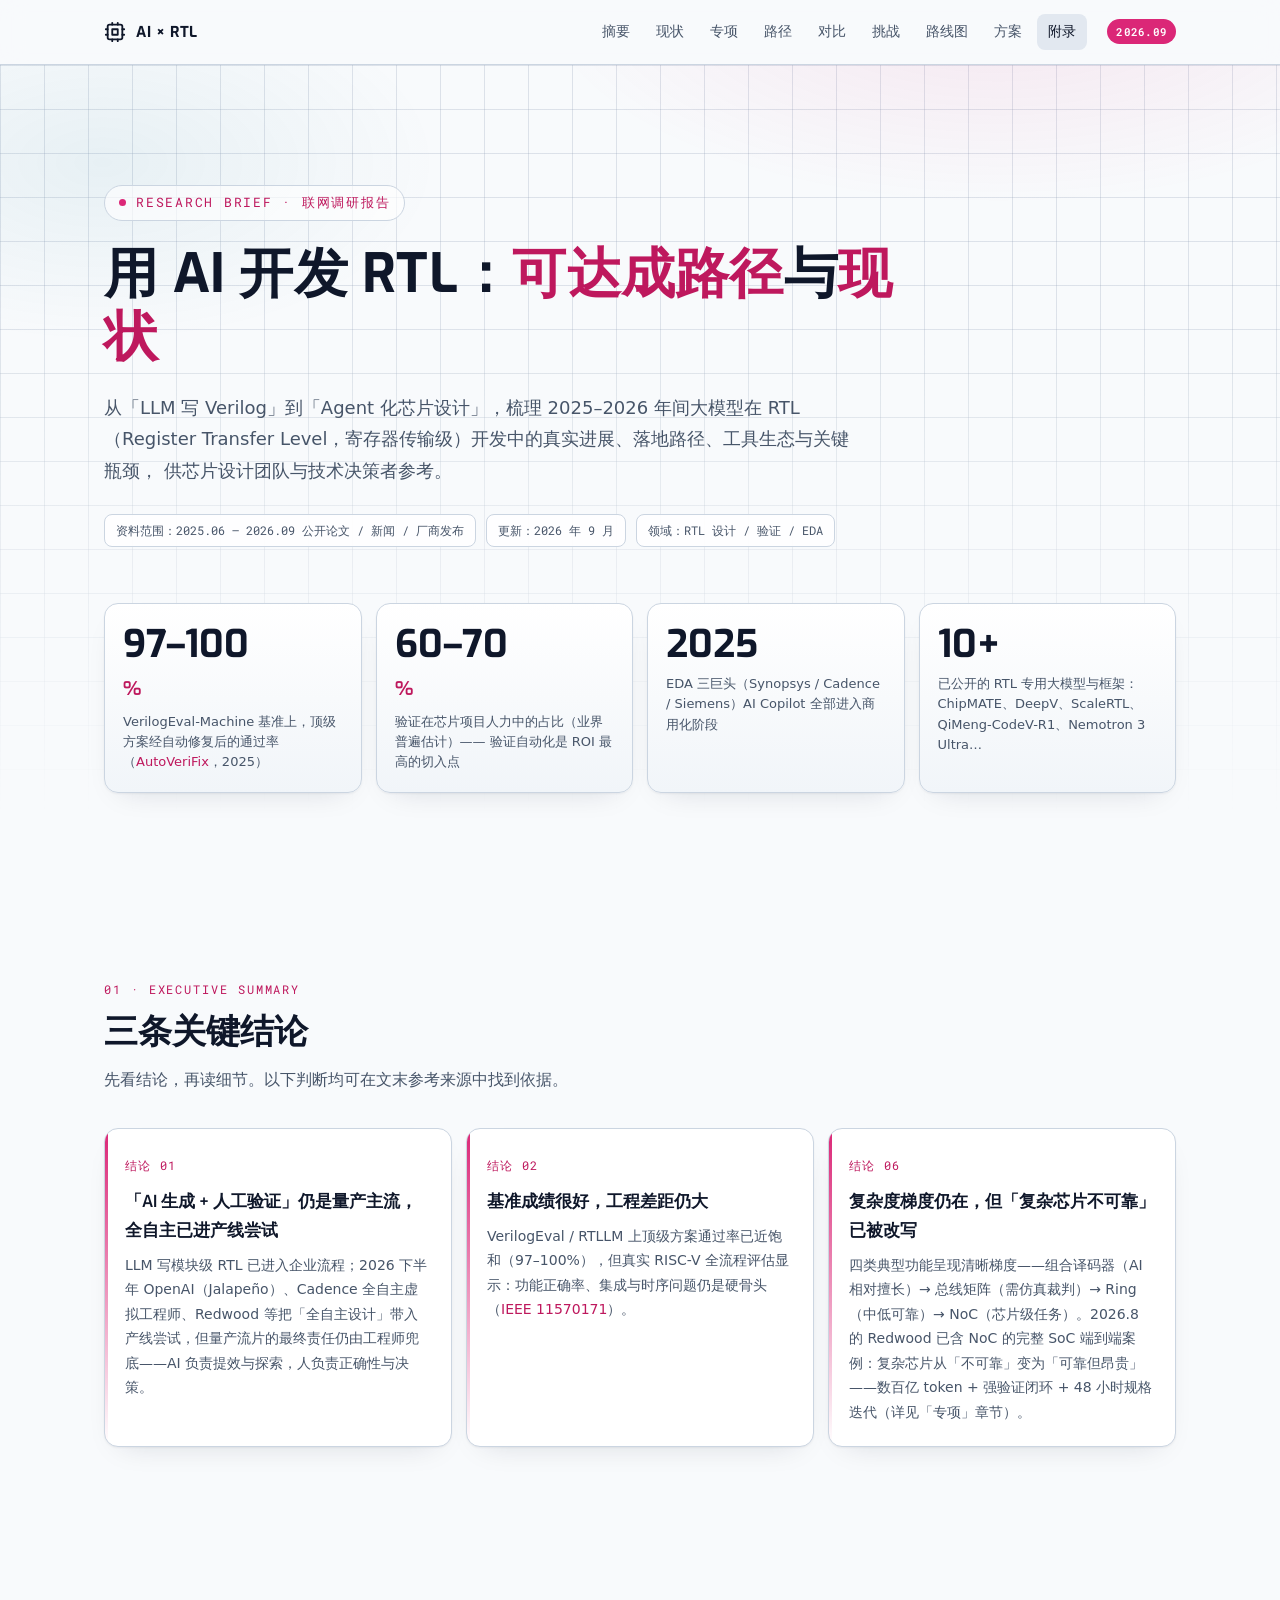
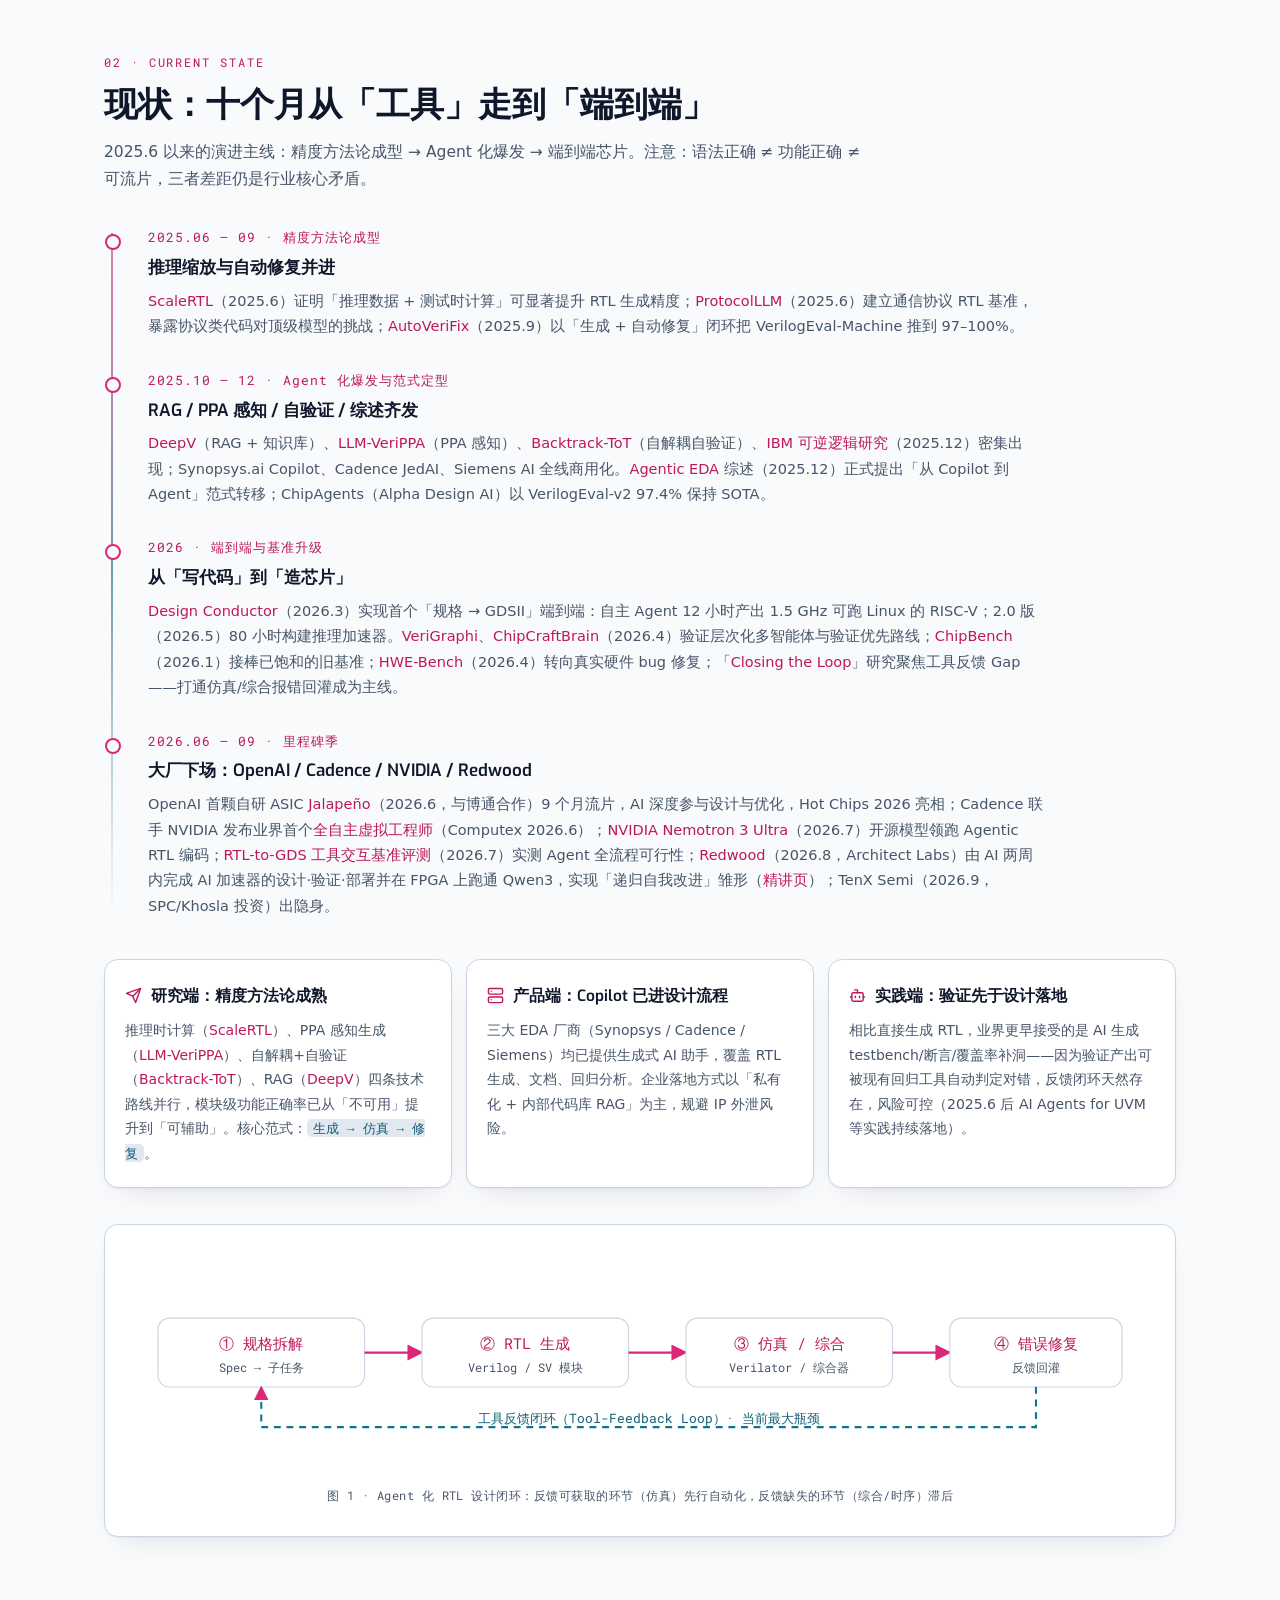
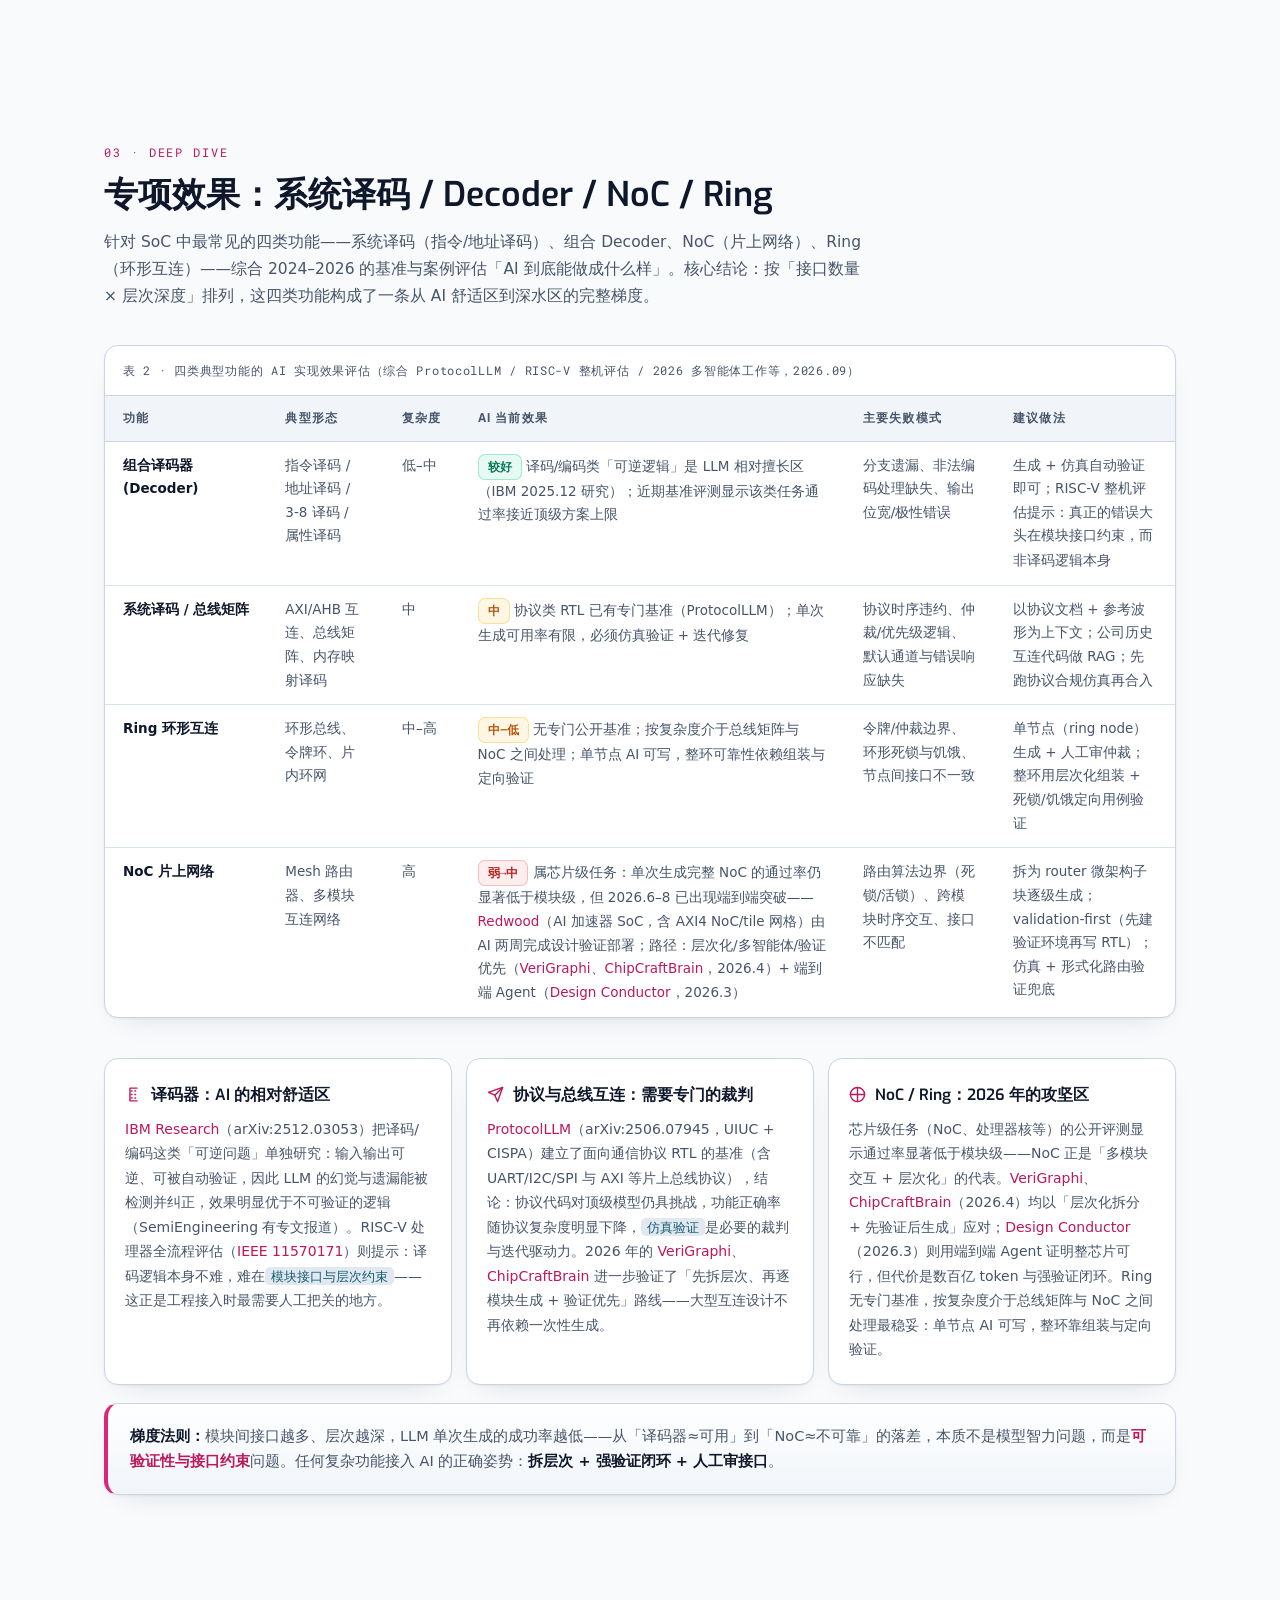
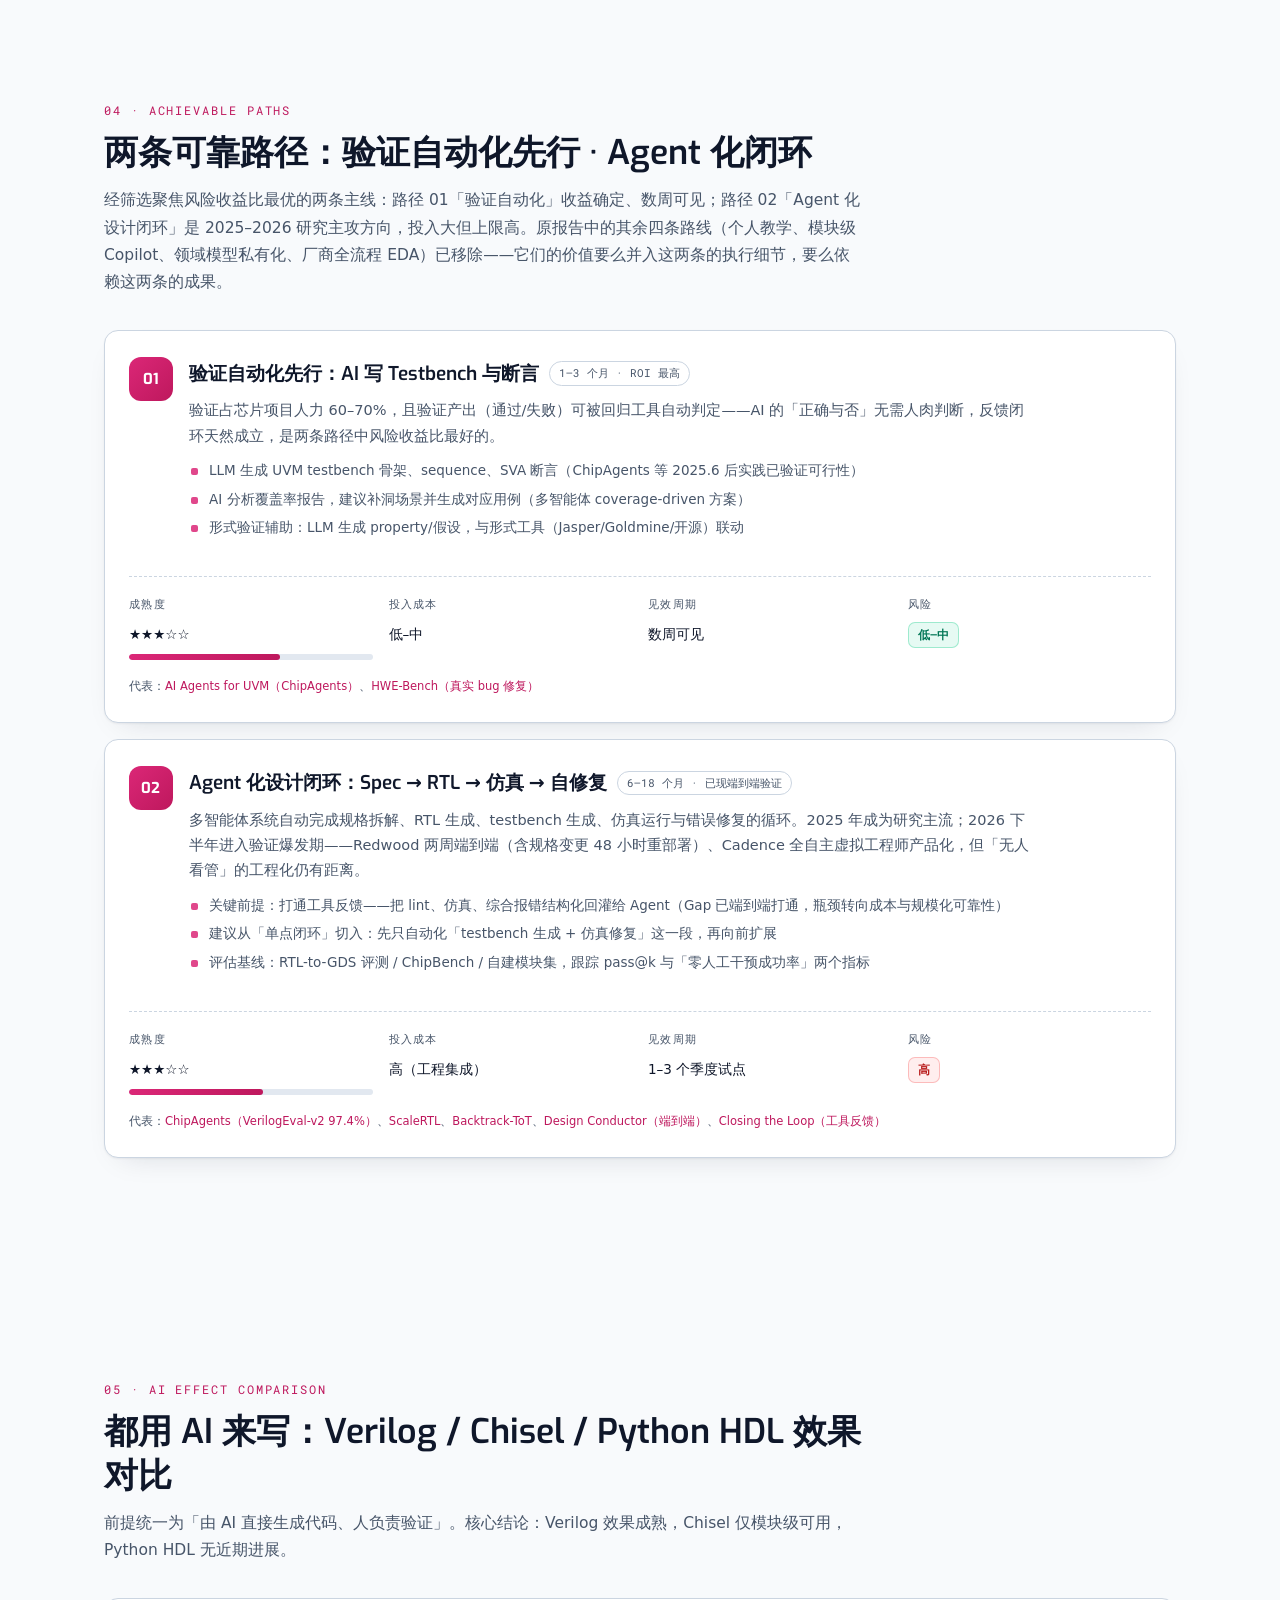
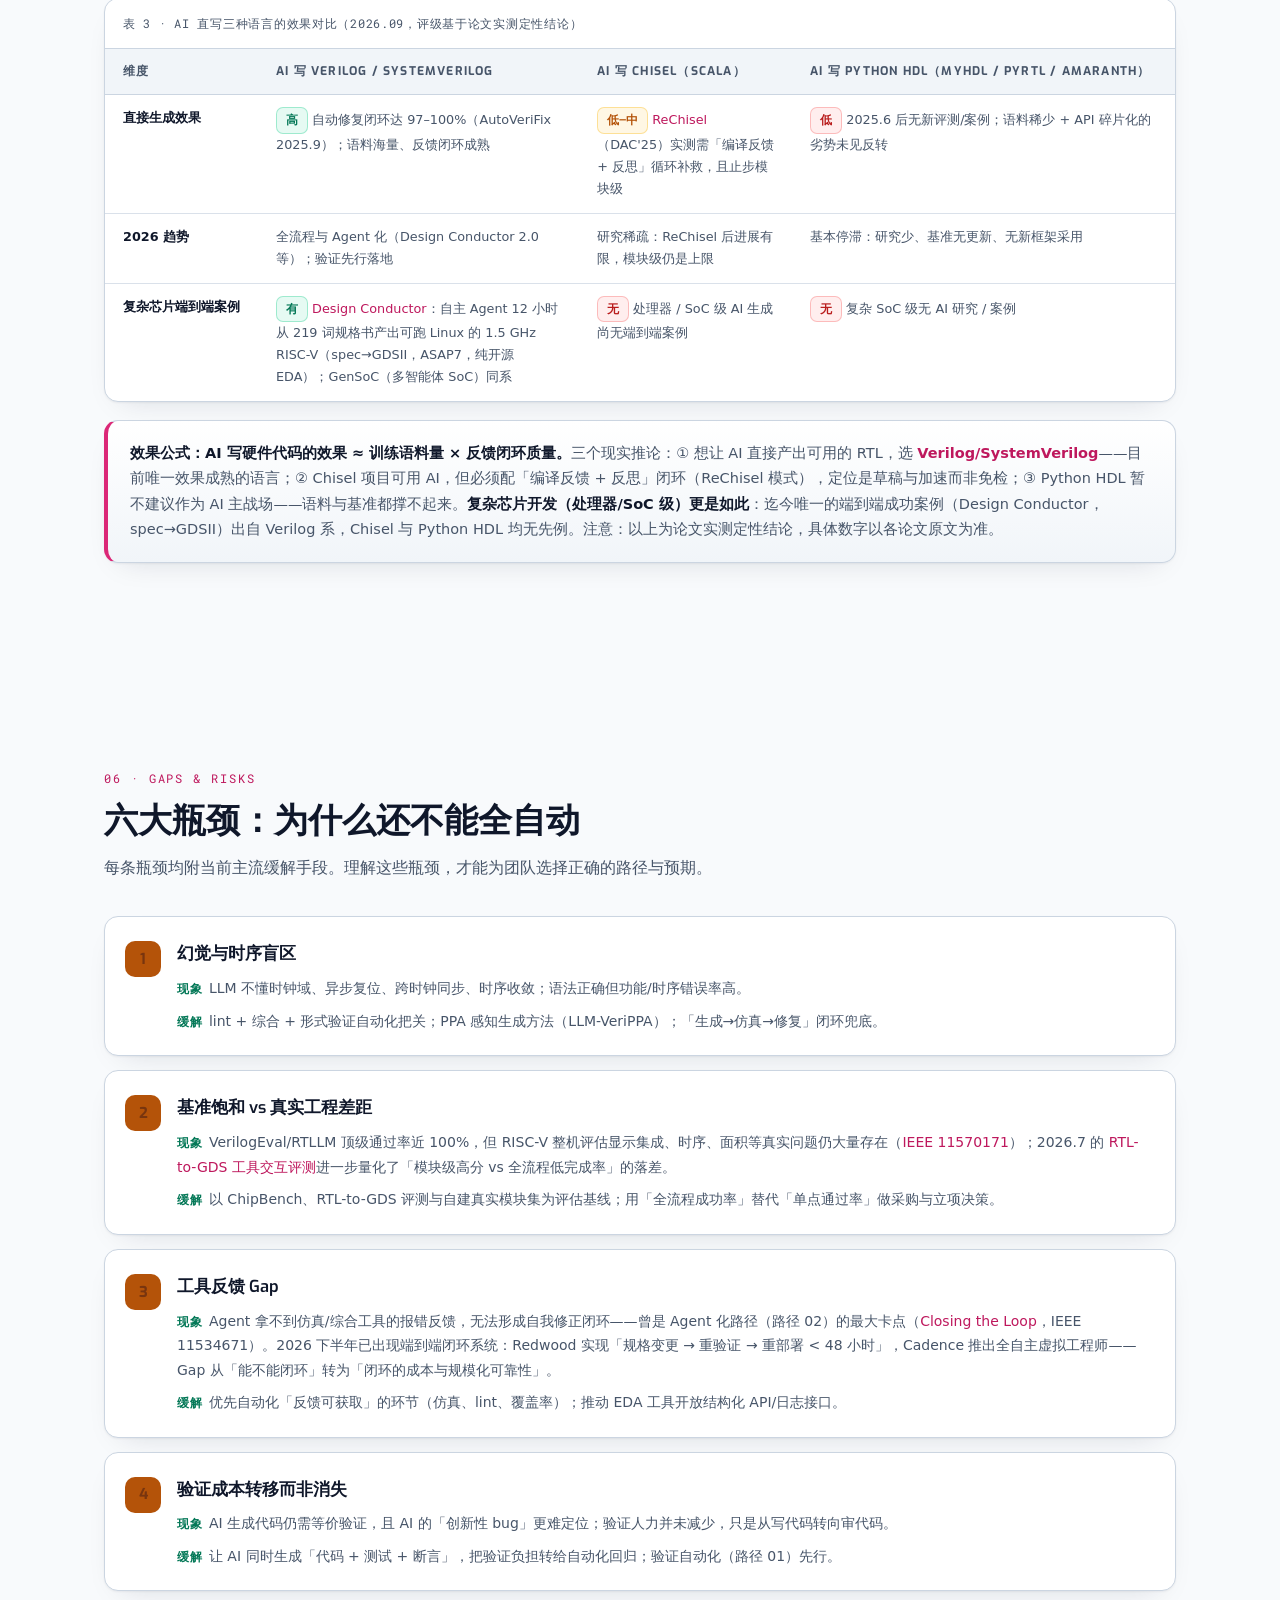
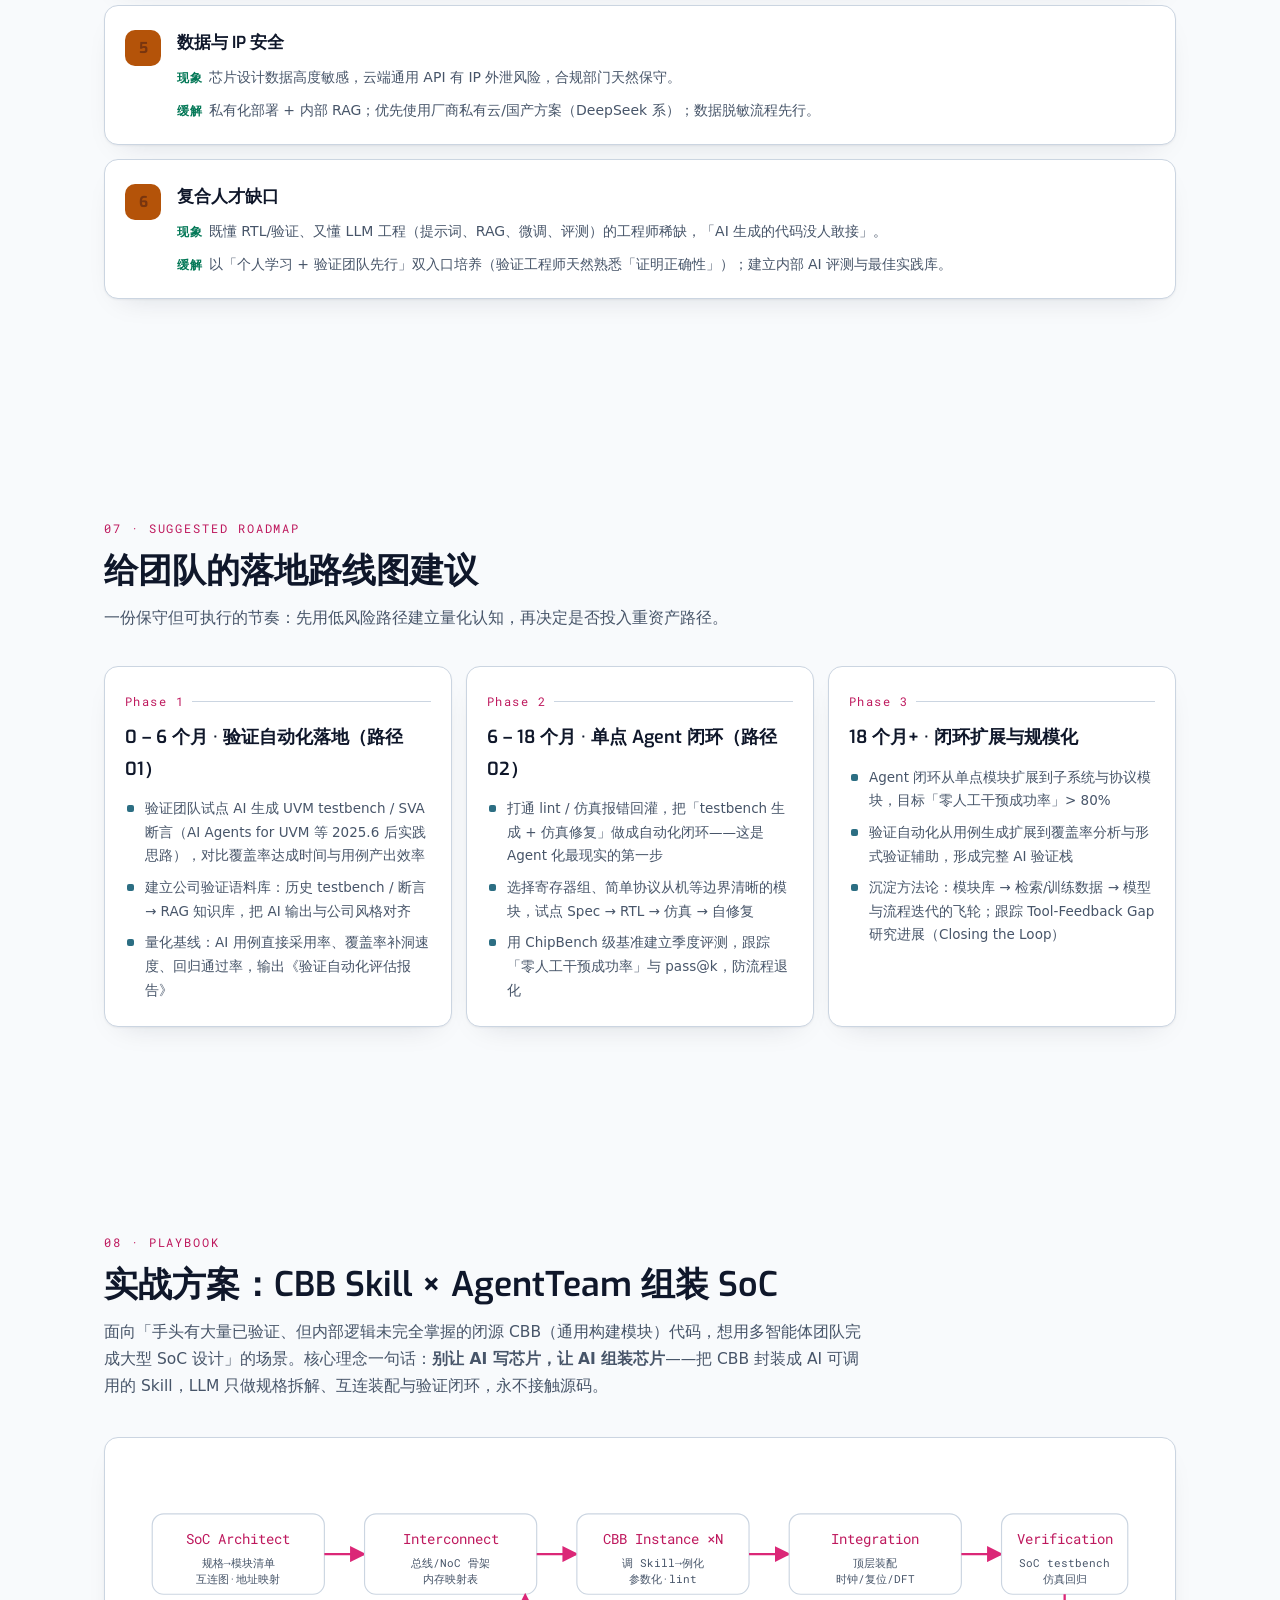
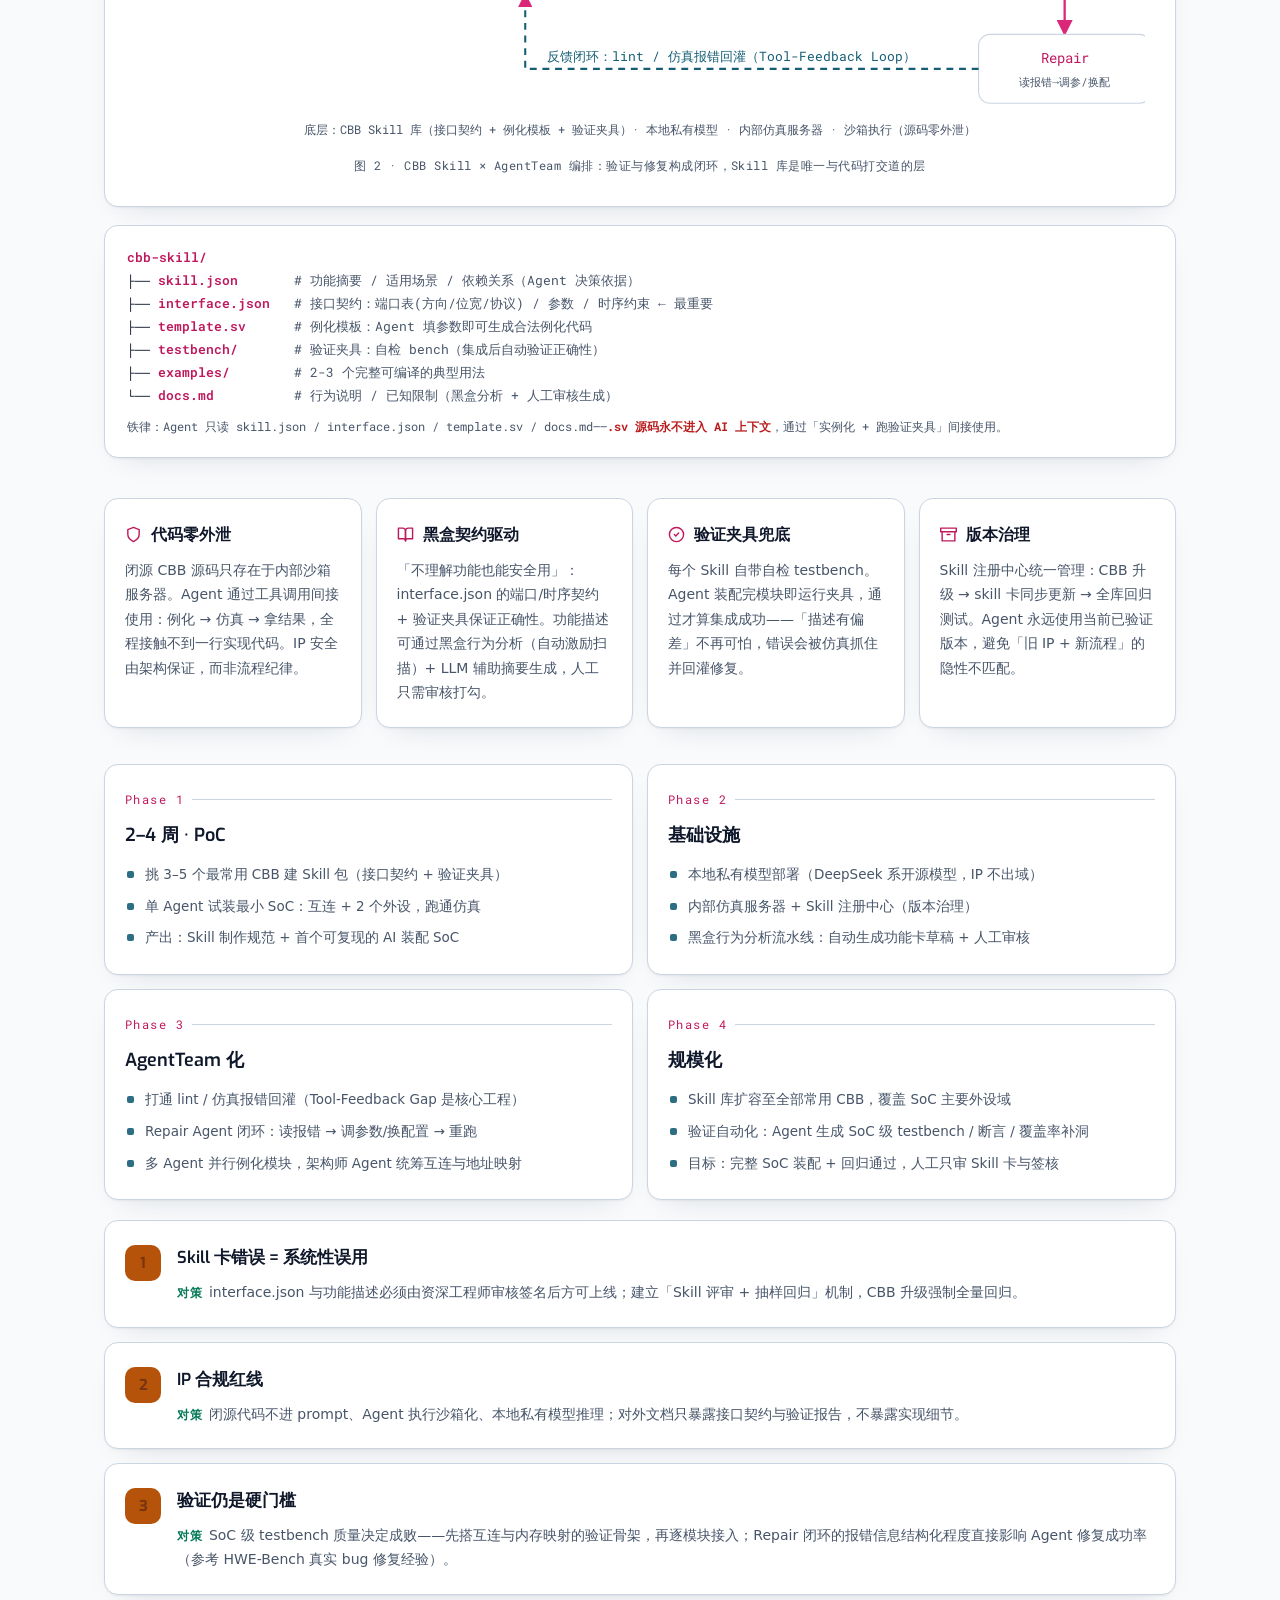
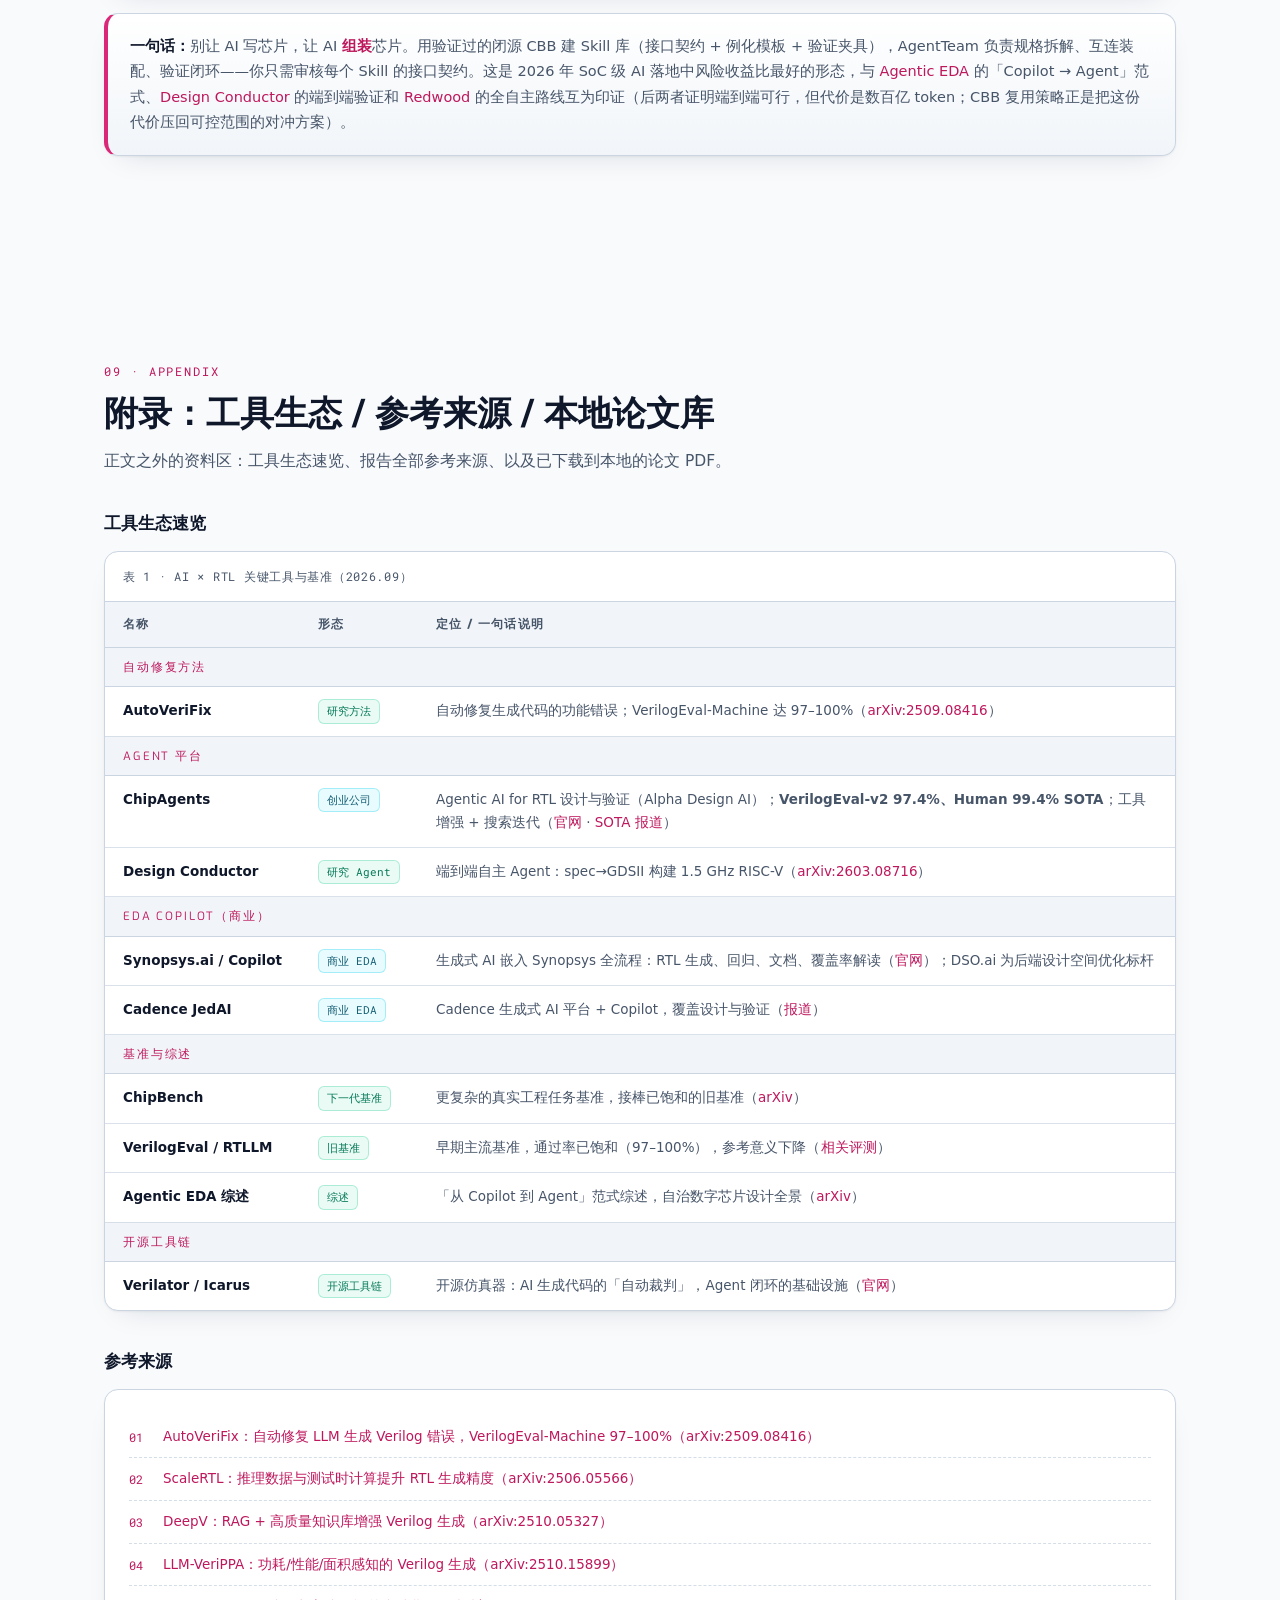
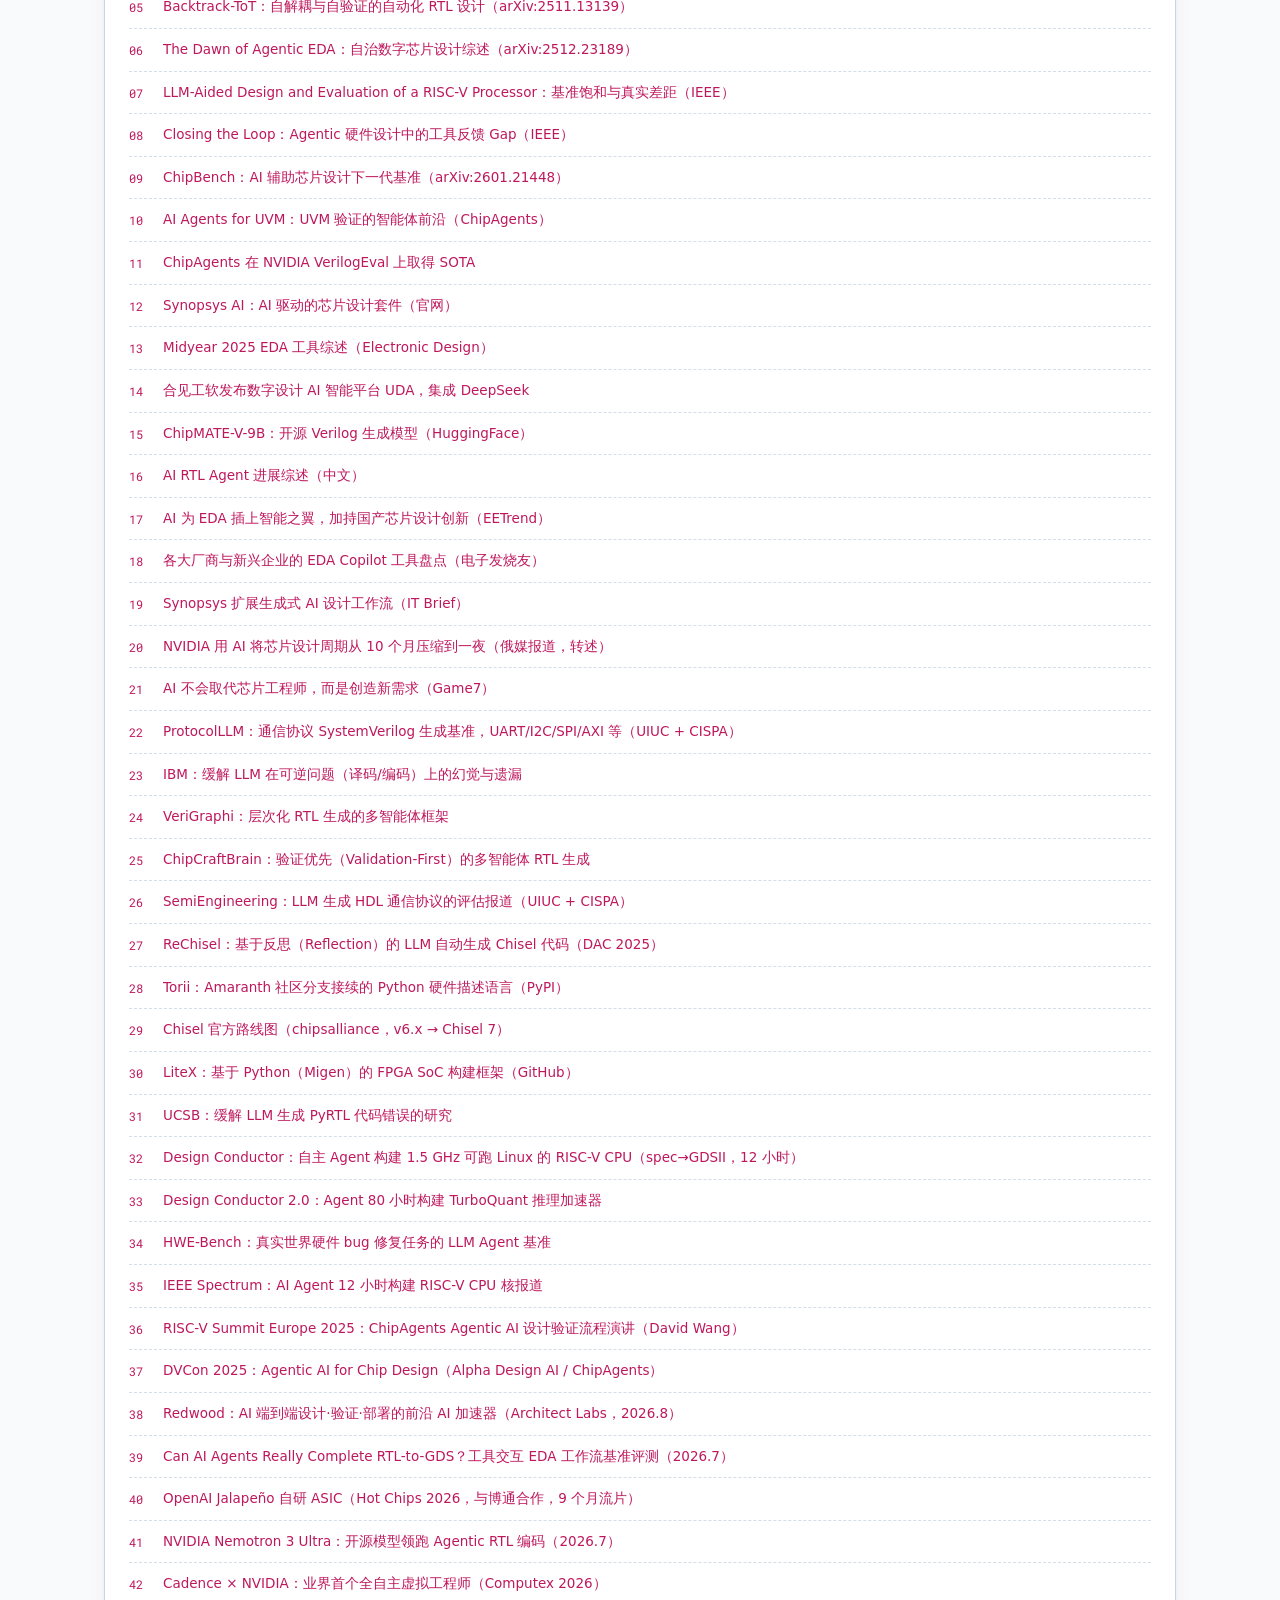
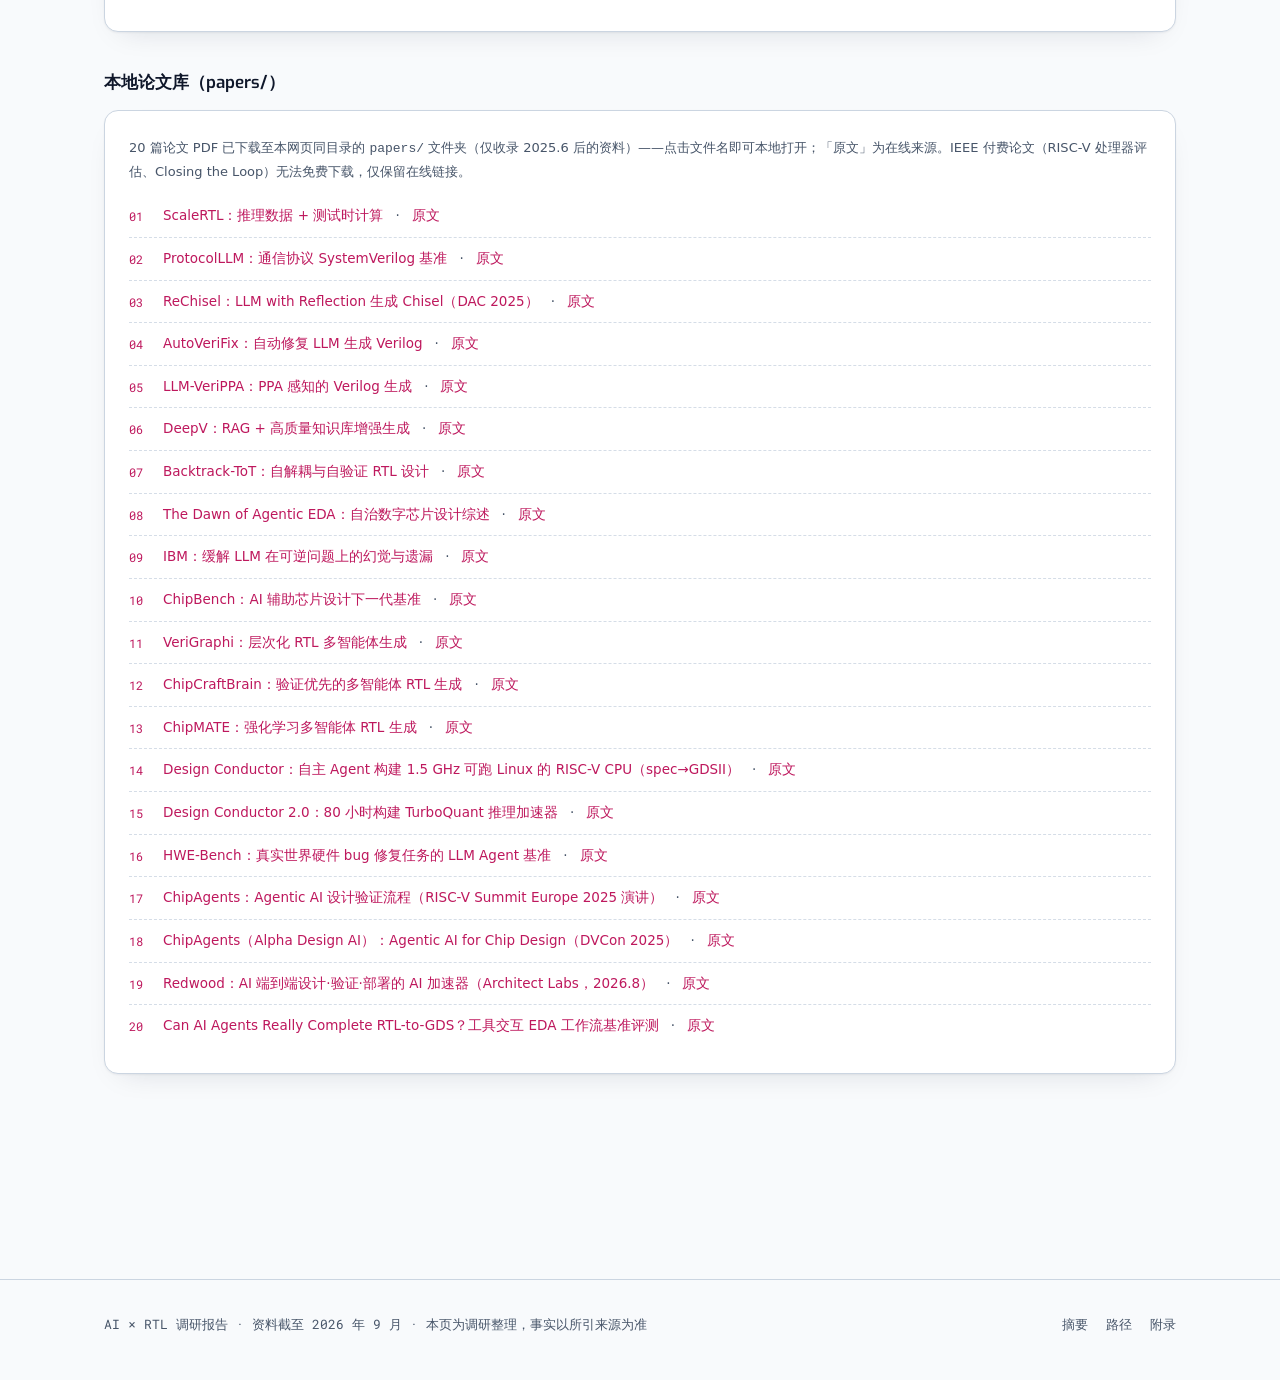
<file: index.html>
<!DOCTYPE html>
<html lang="zh-CN">
<head>
<meta charset="UTF-8">
<meta name="viewport" content="width=device-width, initial-scale=1.0">
<meta name="description" content="基于 2024–2026 公开资料的调研报告：用大模型开发 RTL（Verilog/SystemVerilog）的可达成路径与现状，涵盖 LLM 代码生成、验证自动化、Agent 化设计闭环与 EDA 生态。">
<meta name="color-scheme" content="light">
<title>AI × RTL 调研 · 用大模型开发 RTL 的可达成路径与现状</title>
<link rel="preconnect" href="https://fonts.googleapis.com">
<link rel="preconnect" href="https://fonts.gstatic.com" crossorigin>
<link href="https://fonts.googleapis.com/css2?family=Exo:wght@300;400;500;600;700&family=Roboto+Mono:wght@300;400;500;700&display=swap" rel="stylesheet">
<style>
/* ============ Design Tokens（设计系统：Minimalism & Swiss / Dark） ============ */
:root{
  color-scheme:light;
  --bg:#F8FAFC;
  --fg:#0F172A;
  --card:#FFFFFF;
  --card-2:#F1F5F9;
  --muted:#E2E8F0;
  --muted-fg:#475569;
  --border:#CBD5E1;
  --accent:#DB2777;
  --accent-strong:#BE185D;
  --ring:#DB2777;
  --ok:#047857;
  --warn:#B45309;
  --danger:#B91C1C;
  --code:#155E75;
  --radius:14px;
  --font-head:'Exo',system-ui,'PingFang SC','Microsoft YaHei',sans-serif;
  --font-body:system-ui,-apple-system,'Segoe UI','PingFang SC','Microsoft YaHei',sans-serif;
  --font-mono:'Roboto Mono',ui-monospace,'Cascadia Code',Consolas,monospace;
  --space:clamp(4rem,8vw,7rem);
}
*{box-sizing:border-box;margin:0;padding:0}
html{scroll-behavior:smooth}
body{
  background:var(--bg);
  color:var(--fg);
  font-family:var(--font-body);
  font-size:16px;
  line-height:1.75;
  -webkit-font-smoothing:antialiased;
}
::selection{background:rgba(219,39,119,.16)}
a{color:var(--accent-strong);text-decoration:none;border-radius:4px}
a:hover{text-decoration:underline}
a:focus-visible,button:focus-visible,summary:focus-visible{
  outline:2px solid var(--ring);
  outline-offset:3px;
}
:target{scroll-margin-top:96px}
section{padding:var(--space) 0;scroll-margin-top:96px}
.container{max-width:1120px;margin:0 auto;padding:0 24px}
.mono{font-family:var(--font-mono)}
.stat,.tldr,.path,.fact,.diagram,.table-wrap,.phase,.chal,.sources{
  box-shadow:0 1px 2px rgba(15,23,42,.05),0 12px 30px -18px rgba(15,23,42,.18);
}

/* ============ Header / Nav ============ */
header{
  position:sticky;top:0;z-index:50;
  background:rgba(248,250,252,.85);
  backdrop-filter:blur(12px);
  -webkit-backdrop-filter:blur(12px);
  border-bottom:1px solid var(--border);
}
.nav-inner{display:flex;align-items:center;gap:20px;max-width:1120px;margin:0 auto;padding:14px 24px}
.brand{display:flex;align-items:center;gap:10px;font-family:var(--font-head);font-weight:700;font-size:15px;letter-spacing:.04em;color:var(--fg);white-space:nowrap}
.brand svg{flex:none}
.brand:hover{text-decoration:none}
nav{display:flex;gap:4px;margin-left:auto;overflow-x:auto;scrollbar-width:none}
nav::-webkit-scrollbar{display:none}
nav a{
  color:var(--muted-fg);font-size:13.5px;font-weight:500;
  padding:6px 11px;border-radius:8px;white-space:nowrap;
  transition:color .2s,background .2s;
}
nav a:hover{color:var(--fg);background:var(--muted);text-decoration:none}
nav a.active{color:var(--fg);background:var(--muted)}
.date-badge{
  font-family:var(--font-mono);font-size:11px;color:#fff;
  background:#DB2777;padding:3px 9px;border-radius:99px;
  white-space:nowrap;font-weight:600;letter-spacing:.02em;
}

/* ============ Hero ============ */
.hero{position:relative;padding:clamp(72px,10vw,120px) 0 clamp(48px,7vw,84px);overflow:hidden}
.hero::before{
  content:"";position:absolute;inset:0;pointer-events:none;
  background:
    radial-gradient(720px 340px at 78% -10%,rgba(219,39,119,.10),transparent 65%),
    radial-gradient(560px 300px at 8% 12%,rgba(14,116,144,.07),transparent 60%),
    linear-gradient(rgba(148,163,184,.28) 1px,transparent 1px),
    linear-gradient(90deg,rgba(148,163,184,.28) 1px,transparent 1px);
  background-size:auto,auto,44px 44px,44px 44px;
  mask-image:linear-gradient(to bottom,black 30%,transparent 92%);
  -webkit-mask-image:linear-gradient(to bottom,black 30%,transparent 92%);
}
.hero .container{position:relative}
.kicker{
  display:inline-flex;align-items:center;gap:10px;
  font-family:var(--font-mono);font-size:12.5px;letter-spacing:.14em;
  color:var(--accent-strong);text-transform:uppercase;
  border:1px solid var(--border);border-radius:99px;padding:6px 14px;margin-bottom:22px;
  background:rgba(255,255,255,.65);
}
.kicker .dot{width:7px;height:7px;border-radius:50%;background:var(--accent);animation:pulse 2.4s ease-in-out infinite}
@keyframes pulse{0%,100%{opacity:1}50%{opacity:.35}}
.hero h1{
  font-family:var(--font-head);
  font-size:clamp(30px,5.2vw,54px);
  font-weight:700;line-height:1.18;letter-spacing:.005em;max-width:15em;
}
.hero h1 em{font-style:normal;color:var(--accent-strong)}
.hero .sub{
  margin-top:22px;max-width:42em;font-size:clamp(15.5px,2vw,18px);
  color:var(--muted-fg);
}
.hero .meta{
  margin-top:28px;display:flex;flex-wrap:wrap;gap:10px;
  font-family:var(--font-mono);font-size:12px;color:var(--muted-fg);
}
.hero .meta span{border:1px solid var(--border);border-radius:8px;padding:5px 11px;background:rgba(255,255,255,.9)}

/* stats */
.stats{
  margin-top:clamp(36px,5vw,56px);
  display:grid;grid-template-columns:repeat(4,1fr);gap:14px;
}
.stat{
  background:linear-gradient(180deg,var(--card),var(--card-2));
  border:1px solid var(--border);border-radius:var(--radius);
  padding:20px 18px;
}
.stat b{
  display:block;font-family:var(--font-head);font-size:clamp(26px,3.4vw,38px);
  font-weight:700;color:var(--fg);line-height:1.1;
}
.stat b .unit{font-size:.5em;color:var(--accent-strong)}
.stat span{display:block;margin-top:8px;font-size:13px;color:var(--muted-fg);line-height:1.55}

/* ============ Section scaffolding ============ */
.sec-head{max-width:760px;margin-bottom:34px}
.sec-tag{
  font-family:var(--font-mono);font-size:12px;letter-spacing:.16em;
  color:var(--accent-strong);text-transform:uppercase;display:block;margin-bottom:10px;
}
.sec-head h2{font-family:var(--font-head);font-size:clamp(24px,3.4vw,34px);font-weight:600;line-height:1.3}
.sec-head p{margin-top:12px;color:var(--muted-fg);font-size:15.5px}

/* ============ TL;DR cards ============ */
.grid-tldr{display:grid;grid-template-columns:repeat(auto-fit,minmax(300px,1fr));gap:14px}
.tldr{
  background:var(--card);border:1px solid var(--border);border-radius:var(--radius);
  padding:22px 20px;position:relative;overflow:hidden;
  transition:transform .22s ease,border-color .22s ease;
}
.tldr:hover{transform:translateY(-3px);border-color:var(--accent)}
.tldr::before{
  content:"";position:absolute;left:0;top:0;bottom:0;width:3px;
  background:linear-gradient(180deg,var(--accent),transparent);
}
.tldr .no{font-family:var(--font-mono);font-size:12px;color:var(--accent-strong);letter-spacing:.1em}
.tldr h3{font-family:var(--font-head);font-size:16.5px;margin:8px 0 8px;font-weight:600}
.tldr p{font-size:14px;color:var(--muted-fg)}

/* ============ State / timeline ============ */
.timeline{position:relative;margin-top:8px;padding-left:26px}
.timeline::before{
  content:"";position:absolute;left:7px;top:6px;bottom:6px;width:2px;
  background:linear-gradient(180deg,var(--accent),var(--code),transparent);
  opacity:.6;
}
.tl-item{position:relative;padding:0 0 30px 18px}
.tl-item:last-child{padding-bottom:0}
.tl-item::before{
  content:"";position:absolute;left:-25px;top:7px;width:12px;height:12px;border-radius:50%;
  background:var(--bg);border:2.5px solid var(--accent);
}
.tl-item .yr{
  font-family:var(--font-mono);font-size:12.5px;color:var(--accent-strong);
  letter-spacing:.08em;display:block;margin-bottom:4px;
}
.tl-item h3{font-family:var(--font-head);font-size:17px;font-weight:600;margin-bottom:6px}
.tl-item p{font-size:14.5px;color:var(--muted-fg);max-width:62em}
.tl-item p .hl{color:var(--fg);font-weight:500}

.facts{display:grid;grid-template-columns:repeat(3,1fr);gap:14px;margin-top:40px}
.facts-4{grid-template-columns:repeat(4,1fr)}
.fact{background:var(--card);border:1px solid var(--border);border-radius:var(--radius);padding:22px 20px}
.fact h3{
  display:flex;align-items:center;gap:9px;
  font-family:var(--font-head);font-size:15.5px;font-weight:600;margin-bottom:9px;
}
.fact h3 svg{color:var(--accent-strong);flex:none}
.fact p{font-size:14px;color:var(--muted-fg)}
.fact code{font-family:var(--font-mono);font-size:12.5px;color:var(--code);background:var(--muted);padding:1px 6px;border-radius:5px}

/* ============ Agent loop diagram ============ */
.diagram{
  background:var(--card);border:1px solid var(--border);border-radius:var(--radius);
  padding:clamp(16px,3vw,30px);margin-top:36px;
}
.diagram figcaption{
  font-family:var(--font-mono);font-size:12px;color:var(--muted-fg);
  margin-top:12px;text-align:center;letter-spacing:.04em;
}
.diagram svg{display:block;width:100%;height:auto}

/* ============ Paths ============ */
.path{
  background:var(--card);border:1px solid var(--border);border-radius:var(--radius);
  padding:26px 24px;margin-bottom:16px;position:relative;
  transition:border-color .22s ease,transform .22s ease;
}
.path:hover{border-color:var(--accent);transform:translateY(-2px)}
.path-top{display:flex;flex-wrap:wrap;align-items:flex-start;gap:16px}
.path-idx{
  font-family:var(--font-head);font-weight:700;font-size:15px;color:#fff;
  background:linear-gradient(135deg,var(--accent),var(--accent-strong));
  width:44px;height:44px;border-radius:12px;display:flex;align-items:center;justify-content:center;flex:none;
  letter-spacing:.02em;
}
.path-body{flex:1;min-width:250px}
.path-body h3{font-family:var(--font-head);font-size:19px;font-weight:600;display:flex;align-items:center;gap:10px;flex-wrap:wrap}
.path-body h3 .stage{
  font-family:var(--font-mono);font-size:10.5px;font-weight:400;
  border:1px solid var(--border);color:var(--muted-fg);border-radius:99px;padding:2px 9px;
}
.path-body .desc{margin-top:8px;font-size:14.5px;color:var(--muted-fg);max-width:58em}
.path-body ul{margin-top:10px;list-style:none}
.path-body li{
  font-size:13.5px;color:var(--muted-fg);padding-left:20px;position:relative;margin-top:5px;
}
.path-body li::before{
  content:"";position:absolute;left:2px;top:9px;width:7px;height:7px;border-radius:2px;
  background:var(--accent);opacity:.85;
}
.path-meta{
  flex-basis:100%;display:grid;grid-template-columns:repeat(auto-fit,minmax(150px,1fr));
  gap:16px;margin-top:20px;padding-top:18px;border-top:1px dashed var(--border);
}
.m-cell .k{display:block;font-family:var(--font-mono);font-size:10.5px;letter-spacing:.12em;color:var(--muted-fg);text-transform:uppercase;margin-bottom:7px}
.m-cell .v{font-size:13.5px;font-weight:500}
.bar{height:6px;border-radius:99px;background:var(--muted);overflow:hidden;margin-top:6px}
.bar i{display:block;height:100%;border-radius:99px;background:linear-gradient(90deg,var(--accent),var(--accent-strong))}
.risk{display:inline-block;font-family:var(--font-mono);font-size:11.5px;border-radius:7px;padding:2px 9px;font-weight:600}
.risk.low{color:var(--ok);background:rgba(52,211,153,.12);border:1px solid rgba(52,211,153,.4)}
.risk.mid{color:var(--warn);background:rgba(251,191,36,.12);border:1px solid rgba(251,191,36,.4)}
.risk.high{color:var(--danger);background:rgba(248,113,113,.12);border:1px solid rgba(248,113,113,.4)}
.path .refs{margin-top:16px;font-family:var(--font-mono);font-size:11.5px;color:var(--muted-fg)}
.path .refs a{font-family:var(--font-body)}

/* ============ Ecosystem table ============ */
.table-wrap{overflow-x:auto;border:1px solid var(--border);border-radius:var(--radius);background:var(--card)}
table.comp{min-width:1020px}
table.comp td{font-size:12.8px}
table.comp td.dim{white-space:nowrap}
table{width:100%;border-collapse:collapse;min-width:760px;font-size:13.5px}
caption{
  text-align:left;padding:14px 18px;font-family:var(--font-mono);font-size:12px;
  color:var(--muted-fg);border-bottom:1px solid var(--border);letter-spacing:.06em;
}
th{
  font-family:var(--font-head);font-size:12px;letter-spacing:.1em;text-transform:uppercase;
  color:var(--muted-fg);text-align:left;padding:12px 18px;border-bottom:1px solid var(--border);
  background:var(--card-2);white-space:nowrap;
}
td{padding:12px 18px;border-bottom:1px solid rgba(203,213,225,.7);vertical-align:top}
tr:last-child td{border-bottom:none}
tbody tr{transition:background .18s ease}
tbody tr:hover{background:rgba(219,39,119,.045)}
td.name{font-weight:600;color:var(--fg);white-space:nowrap}
td.kind .tag{
  display:inline-block;font-family:var(--font-mono);font-size:10.5px;border-radius:6px;
  padding:2px 8px;white-space:nowrap;
}
.tag.open{color:var(--ok);background:rgba(52,211,153,.1);border:1px solid rgba(52,211,153,.35)}
.tag.com{color:var(--code);background:rgba(34,211,238,.1);border:1px solid rgba(34,211,238,.35)}
.tag.cn{color:var(--accent-strong);background:rgba(236,72,153,.1);border:1px solid rgba(236,72,153,.35)}
td.desc{color:var(--muted-fg)}
td.link{white-space:nowrap}
tbody tr.grp td{
  background:var(--card-2);
  font-family:var(--font-head);font-size:11.5px;letter-spacing:.16em;
  text-transform:uppercase;color:var(--accent-strong);
  padding:9px 18px;border-bottom:1px solid var(--border);
  white-space:nowrap;
}
tbody tr.grp:hover{background:var(--card-2)}

/* ============ Challenges ============ */
.chal{
  display:grid;grid-template-columns:auto 1fr;gap:16px;
  background:var(--card);border:1px solid var(--border);border-radius:var(--radius);
  padding:22px 20px;margin-bottom:14px;
}
.chal .n{
  font-family:var(--font-head);font-weight:700;font-size:15px;color:#78350F;
  background:var(--warn);width:36px;height:36px;border-radius:10px;
  display:flex;align-items:center;justify-content:center;flex:none;margin-top:2px;
}
.chal h3{font-family:var(--font-head);font-size:16.5px;font-weight:600}
.chal .fix{margin-top:8px;font-size:14px;color:var(--muted-fg)}
.chal .fix b{color:var(--ok);font-weight:600;font-family:var(--font-mono);font-size:12px;letter-spacing:.08em;margin-right:6px}

/* ============ Special deep-dive callout ============ */
.rule{
  margin-top:18px;background:linear-gradient(180deg,var(--card),var(--card-2));
  border:1px solid var(--border);border-left:4px solid var(--accent);
  border-radius:var(--radius);padding:20px 22px;font-size:14.5px;color:var(--muted-fg);
  box-shadow:0 1px 2px rgba(15,23,42,.05),0 12px 30px -18px rgba(15,23,42,.18);
}
.rule b{color:var(--fg)}
.rule em{font-style:normal;color:var(--accent-strong);font-weight:600}

/* ============ Playbook code tree ============ */
.codebox{
  background:var(--card);border:1px solid var(--border);border-radius:var(--radius);
  padding:20px 22px;margin-top:18px;overflow-x:auto;
  box-shadow:0 1px 2px rgba(15,23,42,.05),0 12px 30px -18px rgba(15,23,42,.18);
}
.codebox pre{
  font-family:var(--font-mono);font-size:12.8px;line-height:1.8;color:var(--fg);
}
.codebox .cm{color:var(--muted-fg)}
.codebox .ck{color:var(--accent-strong);font-weight:600}

/* ============ Appendix sub-headings ============ */
.appx-h{
  font-family:var(--font-head);font-size:17px;font-weight:600;
  margin:36px 0 12px;
}
.appx-h:first-of-type{margin-top:6px}

/* ============ Roadmap ============ */
.roadmap{display:grid;grid-template-columns:repeat(3,1fr);gap:14px}
.roadmap-4{grid-template-columns:repeat(2,1fr)}
.phase{background:var(--card);border:1px solid var(--border);border-radius:var(--radius);padding:24px 20px;position:relative}
.phase .ph{
  font-family:var(--font-mono);font-size:12px;color:var(--accent-strong);letter-spacing:.12em;
  display:flex;align-items:center;gap:8px;margin-bottom:10px;
}
.phase .ph::after{content:"";flex:1;height:1px;background:var(--border)}
.phase h3{font-family:var(--font-head);font-size:18px;font-weight:600;margin-bottom:12px}
.phase ul{list-style:none}
.phase li{font-size:13.5px;color:var(--muted-fg);padding-left:20px;position:relative;margin-top:8px}
.phase li::before{content:"";position:absolute;left:2px;top:8px;width:7px;height:7px;border-radius:2px;background:var(--code);opacity:.9}

/* ============ Sources ============ */
.sources{
  background:var(--card);border:1px solid var(--border);border-radius:var(--radius);
  padding:26px 24px;
}
.sources ol{list-style:none;counter-reset:src}
.sources li{
  counter-increment:src;display:flex;gap:12px;padding:9px 0;
  font-size:13.5px;color:var(--muted-fg);border-bottom:1px dashed rgba(203,213,225,.8);
}
.sources li:last-child{border-bottom:none}
.sources li::before{
  content:counter(src,decimal-leading-zero);
  font-family:var(--font-mono);font-size:11.5px;color:var(--accent-strong);
  padding-top:3px;flex:none;min-width:22px;
}
.sources a{word-break:break-all}

/* ============ Footer ============ */
footer{border-top:1px solid var(--border);padding:34px 0 46px;margin-top:var(--space)}
.foot-inner{max-width:1120px;margin:0 auto;padding:0 24px;display:flex;flex-wrap:wrap;gap:14px;align-items:center;justify-content:space-between}
footer p{font-size:12.5px;color:var(--muted-fg);font-family:var(--font-mono)}
.foot-links{display:flex;gap:18px}
.foot-links a{font-size:12.5px;color:var(--muted-fg)}
.foot-links a:hover{color:var(--accent-strong)}

/* ============ Reveal animation ============ */
.reveal{opacity:0;transform:translateY(18px);transition:opacity .55s ease,transform .55s ease}
.reveal.in{opacity:1;transform:none}

/* ============ Responsive ============ */
@media (max-width:900px){
  .stats{grid-template-columns:repeat(2,1fr)}
  .roadmap,.roadmap-4{grid-template-columns:1fr}
  .facts-4{grid-template-columns:repeat(2,1fr)}
}
@media (max-width:640px){
  .stats{grid-template-columns:1fr 1fr;gap:10px}
  .facts,.facts-4{grid-template-columns:1fr}
  .hero h1{font-size:clamp(28px,8vw,38px)}
  .nav-inner{padding:12px 16px;gap:12px}
  .date-badge{display:none}
  .path{padding:20px 16px}
  .path-meta{grid-template-columns:1fr 1fr}
  .chal{grid-template-columns:1fr;gap:10px}
}
@media (prefers-reduced-motion:reduce){
  html{scroll-behavior:auto}
  *,*::before,*::after{animation:none!important;transition:none!important}
  .reveal{opacity:1;transform:none}
}
</style>
</head>
<body>

<!-- ======================= Header ======================= -->
<header>
  <div class="nav-inner">
    <a class="brand" href="#top" aria-label="返回顶部">
      <svg width="22" height="22" viewBox="0 0 24 24" fill="none" stroke="currentColor" stroke-width="2" stroke-linecap="round" stroke-linejoin="round" aria-hidden="true"><rect x="4" y="4" width="16" height="16" rx="2"/><rect x="9" y="9" width="6" height="6"/><path d="M15 2v2M15 20v2M2 15h2M2 9h2M20 15h2M20 9h2M9 2v2M9 20v2"/></svg>
      AI × RTL
    </a>
    <nav aria-label="页面导航">
      <a href="#tldr">摘要</a>
      <a href="#state">现状</a>
      <a href="#special">专项</a>
      <a href="#paths">路径</a>
      <a href="#compare">对比</a>
      <a href="#challenges">挑战</a>
      <a href="#roadmap">路线图</a>
      <a href="#playbook">方案</a>
      <a href="#appendix">附录</a>
    </nav>
    <span class="date-badge">2026.09</span>
  </div>
</header>

<main id="top">

<!-- ======================= Hero ======================= -->
<div class="hero">
  <div class="container">
    <p class="kicker"><span class="dot" aria-hidden="true"></span>Research Brief · 联网调研报告</p>
    <h1>用 AI 开发 RTL：<em>可达成路径</em>与<em>现状</em></h1>
    <p class="sub">
      从「LLM 写 Verilog」到「Agent 化芯片设计」，梳理 2025–2026 年间大模型在 RTL
      （Register Transfer Level，寄存器传输级）开发中的真实进展、落地路径、工具生态与关键瓶颈，
      供芯片设计团队与技术决策者参考。
    </p>
    <div class="meta" aria-label="报告信息">
      <span>资料范围：2025.06 – 2026.09 公开论文 / 新闻 / 厂商发布</span>
      <span>更新：2026 年 9 月</span>
      <span>领域：RTL 设计 / 验证 / EDA</span>
    </div>

    <div class="stats">
      <div class="stat">
        <b>97–100<span class="unit">%</span></b>
        <span>VerilogEval-Machine 基准上，顶级方案经自动修复后的通过率（<a href="https://arxiv.org/abs/2509.08416">AutoVeriFix</a>，2025）</span>
      </div>
      <div class="stat">
        <b>60–70<span class="unit">%</span></b>
        <span>验证在芯片项目人力中的占比（业界普遍估计）—— 验证自动化是 ROI 最高的切入点</span>
      </div>
      <div class="stat">
        <b>2025</b>
        <span>EDA 三巨头（Synopsys / Cadence / Siemens）AI Copilot 全部进入商用化阶段</span>
      </div>
      <div class="stat">
        <b>10+</b>
        <span>已公开的 RTL 专用大模型与框架：ChipMATE、DeepV、ScaleRTL、QiMeng-CodeV-R1、Nemotron 3 Ultra…</span>
      </div>
    </div>
  </div>
</div>

<!-- ======================= TL;DR ======================= -->
<section id="tldr" aria-labelledby="tldr-h">
  <div class="container">
    <div class="sec-head reveal">
      <span class="sec-tag">01 · Executive Summary</span>
      <h2 id="tldr-h">三条关键结论</h2>
      <p>先看结论，再读细节。以下判断均可在文末参考来源中找到依据。</p>
    </div>
    <div class="grid-tldr">
      <article class="tldr reveal">
        <span class="no">结论 01</span>
        <h3>「AI 生成 + 人工验证」仍是量产主流，全自主已进产线尝试</h3>
        <p>LLM 写模块级 RTL 已进入企业流程；2026 下半年 OpenAI（Jalapeño）、Cadence 全自主虚拟工程师、Redwood 等把「全自主设计」带入产线尝试，但量产流片的最终责任仍由工程师兜底——AI 负责提效与探索，人负责正确性与决策。</p>
      </article>
      <article class="tldr reveal">
        <span class="no">结论 02</span>
        <h3>基准成绩很好，工程差距仍大</h3>
        <p>VerilogEval / RTLLM 上顶级方案通过率已近饱和（97–100%），但真实 RISC-V 全流程评估显示：功能正确率、集成与时序问题仍是硬骨头（<a href="https://ieeexplore.ieee.org/document/11570171" target="_blank" rel="noopener">IEEE 11570171</a>）。</p>
      </article>
      <article class="tldr reveal">
        <span class="no">结论 06</span>
        <h3>复杂度梯度仍在，但「复杂芯片不可靠」已被改写</h3>
        <p>四类典型功能呈现清晰梯度——组合译码器（AI 相对擅长）→ 总线矩阵（需仿真裁判）→ Ring（中低可靠）→ NoC（芯片级任务）。2026.8 的 Redwood 已含 NoC 的完整 SoC 端到端案例：复杂芯片从「不可靠」变为「可靠但昂贵」——数百亿 token + 强验证闭环 + 48 小时规格迭代（详见「专项」章节）。</p>
      </article>
    </div>
  </div>
</section>

<!-- ======================= State ======================= -->
<section id="state" aria-labelledby="state-h">
  <div class="container">
    <div class="sec-head reveal">
      <span class="sec-tag">02 · Current State</span>
      <h2 id="state-h">现状：十个月从「工具」走到「端到端」</h2>
      <p>2025.6 以来的演进主线：精度方法论成型 → Agent 化爆发 → 端到端芯片。注意：语法正确 ≠ 功能正确 ≠ 可流片，三者差距仍是行业核心矛盾。</p>
    </div>

    <div class="timeline reveal">
      <div class="tl-item">
        <span class="yr">2025.06 – 09 · 精度方法论成型</span>
        <h3>推理缩放与自动修复并进</h3>
        <p><span class="hl"><a href="https://arxiv.org/abs/2506.05566">ScaleRTL</a></span>（2025.6）证明「推理数据 + 测试时计算」可显著提升 RTL 生成精度；<a href="https://arxiv.org/abs/2506.07945">ProtocolLLM</a>（2025.6）建立通信协议 RTL 基准，暴露协议类代码对顶级模型的挑战；<a href="https://arxiv.org/abs/2509.08416">AutoVeriFix</a>（2025.9）以「生成 + 自动修复」闭环把 VerilogEval-Machine 推到 97–100%。</p>
      </div>
      <div class="tl-item">
        <span class="yr">2025.10 – 12 · Agent 化爆发与范式定型</span>
        <h3>RAG / PPA 感知 / 自验证 / 综述齐发</h3>
        <p><a href="https://arxiv.org/abs/2510.05327">DeepV</a>（RAG + 知识库）、<a href="https://arxiv.org/abs/2510.15899">LLM-VeriPPA</a>（PPA 感知）、<a href="https://arxiv.org/abs/2511.13139">Backtrack-ToT</a>（自解耦自验证）、<a href="https://arxiv.org/abs/2512.03053">IBM 可逆逻辑研究</a>（2025.12）密集出现；Synopsys.ai Copilot、Cadence JedAI、Siemens AI 全线商用化。<span class="hl"><a href="https://arxiv.org/abs/2512.23189">Agentic EDA</a></span> 综述（2025.12）正式提出「从 Copilot 到 Agent」范式转移；ChipAgents（Alpha Design AI）以 VerilogEval-v2 97.4% 保持 SOTA。</p>
      </div>
      <div class="tl-item">
        <span class="yr">2026 · 端到端与基准升级</span>
        <h3>从「写代码」到「造芯片」</h3>
        <p><a href="https://arxiv.org/abs/2603.08716">Design Conductor</a>（2026.3）实现首个「规格 → GDSII」端到端：自主 Agent 12 小时产出 1.5 GHz 可跑 Linux 的 RISC-V；2.0 版（2026.5）80 小时构建推理加速器。<a href="https://arxiv.org/abs/2604.14550">VeriGraphi</a>、<a href="https://arxiv.org/abs/2604.19856">ChipCraftBrain</a>（2026.4）验证层次化多智能体与验证优先路线；<a href="https://arxiv.org/abs/2601.21448">ChipBench</a>（2026.1）接棒已饱和的旧基准；<a href="https://arxiv.org/abs/2604.14709">HWE-Bench</a>（2026.4）转向真实硬件 bug 修复；「<a href="https://ieeexplore.ieee.org/document/11534671">Closing the Loop</a>」研究聚焦工具反馈 Gap——打通仿真/综合报错回灌成为主线。</p>
      </div>
      <div class="tl-item">
        <span class="yr">2026.06 – 09 · 里程碑季</span>
        <h3>大厂下场：OpenAI / Cadence / NVIDIA / Redwood</h3>
        <p>OpenAI 首颗自研 ASIC <a href="https://www.servethehome.com/openai-jalapeno-asic-at-hot-chips-2026/">Jalapeño</a>（2026.6，与博通合作）9 个月流片，AI 深度参与设计与优化，Hot Chips 2026 亮相；Cadence 联手 NVIDIA 发布业界首个<a href="https://www.nasdaq.com/press-release/cadence-unveils-industrys-first-fully-autonomous-virtual-engineer-chip-design-powered">全自主虚拟工程师</a>（Computex 2026.6）；<a href="https://developer.nvidia.cn/blog/nvidia-nemotron-3-ultra-leads-open-models-on-accuracy-and-efficiency-in-agentic-rtl-coding/">NVIDIA Nemotron 3 Ultra</a>（2026.7）开源模型领跑 Agentic RTL 编码；<a href="https://arxiv.org/abs/2607.17528">RTL-to-GDS 工具交互基准评测</a>（2026.7）实测 Agent 全流程可行性；<a href="https://arxiv.org/abs/2608.26418">Redwood</a>（2026.8，Architect Labs）由 AI 两周内完成 AI 加速器的设计·验证·部署并在 FPGA 上跑通 Qwen3，实现「递归自我改进」雏形（<a href="redwood.html">精讲页</a>）；TenX Semi（2026.9，SPC/Khosla 投资）出隐身。</p>
      </div>
    </div>

    <div class="facts">
      <article class="fact reveal">
        <h3><svg width="17" height="17" viewBox="0 0 24 24" fill="none" stroke="currentColor" stroke-width="2" stroke-linecap="round" stroke-linejoin="round" aria-hidden="true"><path d="m22 2-7 20-4-9-9-4Z"/><path d="M22 2 11 13"/></svg>研究端：精度方法论成熟</h3>
        <p>推理时计算（<a href="https://arxiv.org/abs/2506.05566">ScaleRTL</a>）、PPA 感知生成（<a href="https://arxiv.org/abs/2510.15899">LLM-VeriPPA</a>）、自解耦+自验证（<a href="https://arxiv.org/abs/2511.13139">Backtrack-ToT</a>）、RAG（<a href="https://arxiv.org/abs/2510.05327">DeepV</a>）四条技术路线并行，模块级功能正确率已从「不可用」提升到「可辅助」。核心范式：<code>生成 → 仿真 → 修复</code>。</p>
      </article>
      <article class="fact reveal">
        <h3><svg width="17" height="17" viewBox="0 0 24 24" fill="none" stroke="currentColor" stroke-width="2" stroke-linecap="round" stroke-linejoin="round" aria-hidden="true"><rect x="2" y="2" width="20" height="8" rx="2"/><rect x="2" y="14" width="20" height="8" rx="2"/><path d="M6 6h.01M6 18h.01"/></svg>产品端：Copilot 已进设计流程</h3>
        <p>三大 EDA 厂商（Synopsys / Cadence / Siemens）均已提供生成式 AI 助手，覆盖 RTL 生成、文档、回归分析。企业落地方式以「私有化 + 内部代码库 RAG」为主，规避 IP 外泄风险。</p>
      </article>
      <article class="fact reveal">
        <h3><svg width="17" height="17" viewBox="0 0 24 24" fill="none" stroke="currentColor" stroke-width="2" stroke-linecap="round" stroke-linejoin="round" aria-hidden="true"><path d="M12 8V4H8"/><rect x="4" y="8" width="16" height="12" rx="2"/><path d="M2 14h2M20 14h2M15 13v2M9 13v2"/></svg>实践端：验证先于设计落地</h3>
        <p>相比直接生成 RTL，业界更早接受的是 AI 生成 testbench/断言/覆盖率补洞——因为验证产出可被现有回归工具自动判定对错，反馈闭环天然存在，风险可控（2025.6 后 AI Agents for UVM 等实践持续落地）。</p>
      </article>
    </div>

    <figure class="diagram reveal">
      <svg viewBox="0 0 880 190" role="img" aria-labelledby="loopTitle loopDesc">
        <title id="loopTitle">Agent 化 RTL 设计闭环示意图</title>
        <desc id="loopDesc">规格拆解、RTL 生成、仿真综合、错误修复四个环节构成循环，工具反馈是闭环关键。</desc>
        <defs>
          <marker id="arr" viewBox="0 0 10 10" refX="9" refY="5" markerWidth="7" markerHeight="7" orient="auto-start-reverse">
            <path d="M0 0 L10 5 L0 10 z" fill="#DB2777"/>
          </marker>
        </defs>
        <g font-family="Roboto Mono, monospace">
          <rect x="20" y="55" width="180" height="60" rx="10" fill="#FFFFFF" stroke="#CBD5E1"/>
          <text x="110" y="82" text-anchor="middle" fill="#BE185D" font-size="13">① 规格拆解</text>
          <text x="110" y="102" text-anchor="middle" fill="#475569" font-size="10.5">Spec → 子任务</text>

          <line x1="200" y1="85" x2="250" y2="85" stroke="#DB2777" stroke-width="2" marker-end="url(#arr)"/>
          <rect x="250" y="55" width="180" height="60" rx="10" fill="#FFFFFF" stroke="#CBD5E1"/>
          <text x="340" y="82" text-anchor="middle" fill="#BE185D" font-size="13">② RTL 生成</text>
          <text x="340" y="102" text-anchor="middle" fill="#475569" font-size="10.5">Verilog / SV 模块</text>

          <line x1="430" y1="85" x2="480" y2="85" stroke="#DB2777" stroke-width="2" marker-end="url(#arr)"/>
          <rect x="480" y="55" width="180" height="60" rx="10" fill="#FFFFFF" stroke="#CBD5E1"/>
          <text x="570" y="82" text-anchor="middle" fill="#BE185D" font-size="13">③ 仿真 / 综合</text>
          <text x="570" y="102" text-anchor="middle" fill="#475569" font-size="10.5">Verilator / 综合器</text>

          <line x1="660" y1="85" x2="710" y2="85" stroke="#DB2777" stroke-width="2" marker-end="url(#arr)"/>
          <rect x="710" y="55" width="150" height="60" rx="10" fill="#FFFFFF" stroke="#CBD5E1"/>
          <text x="785" y="82" text-anchor="middle" fill="#BE185D" font-size="13">④ 错误修复</text>
          <text x="785" y="102" text-anchor="middle" fill="#475569" font-size="10.5">反馈回灌</text>

          <!-- loop back arrow -->
          <path d="M785 115 L785 150 L110 150 L110 115" fill="none" stroke="#0E7490" stroke-width="1.8" stroke-dasharray="6 5" marker-end="url(#arr)"/>
          <text x="448" y="146" text-anchor="middle" fill="#155E75" font-size="11.5">工具反馈闭环（Tool-Feedback Loop）· 当前最大瓶颈</text>
        </g>
      </svg>
      <figcaption>图 1 · Agent 化 RTL 设计闭环：反馈可获取的环节（仿真）先行自动化，反馈缺失的环节（综合/时序）滞后</figcaption>
    </figure>
  </div>
</section>

<!-- ======================= Special deep dive ======================= -->
<section id="special" aria-labelledby="special-h">
  <div class="container">
    <div class="sec-head reveal">
      <span class="sec-tag">03 · Deep Dive</span>
      <h2 id="special-h">专项效果：系统译码 / Decoder / NoC / Ring</h2>
      <p>针对 SoC 中最常见的四类功能——系统译码（指令/地址译码）、组合 Decoder、NoC（片上网络）、Ring（环形互连）——综合 2024–2026 的基准与案例评估「AI 到底能做成什么样」。核心结论：按「接口数量 × 层次深度」排列，这四类功能构成了一条从 AI 舒适区到深水区的完整梯度。</p>
    </div>

    <div class="table-wrap reveal">
      <table>
        <caption>表 2 · 四类典型功能的 AI 实现效果评估（综合 ProtocolLLM / RISC-V 整机评估 / 2026 多智能体工作等，2026.09）</caption>
        <thead>
          <tr>
            <th scope="col">功能</th>
            <th scope="col">典型形态</th>
            <th scope="col">复杂度</th>
            <th scope="col">AI 当前效果</th>
            <th scope="col">主要失败模式</th>
            <th scope="col">建议做法</th>
          </tr>
        </thead>
        <tbody>
          <tr>
            <td class="name">组合译码器<br>(Decoder)</td>
            <td class="desc">指令译码 / 地址译码 / 3-8 译码 / 属性译码</td>
            <td class="desc">低–中</td>
            <td class="desc"><span class="risk low">较好</span> 译码/编码类「可逆逻辑」是 LLM 相对擅长区（IBM 2025.12 研究）；近期基准评测显示该类任务通过率接近顶级方案上限</td>
            <td class="desc">分支遗漏、非法编码处理缺失、输出位宽/极性错误</td>
            <td class="desc">生成 + 仿真自动验证即可；RISC-V 整机评估提示：真正的错误大头在<code>模块接口约束</code>，而非译码逻辑本身</td>
          </tr>
          <tr>
            <td class="name">系统译码 / 总线矩阵</td>
            <td class="desc">AXI/AHB 互连、总线矩阵、内存映射译码</td>
            <td class="desc">中</td>
            <td class="desc"><span class="risk mid">中</span> 协议类 RTL 已有专门基准（ProtocolLLM）；单次生成可用率有限，必须仿真验证 + 迭代修复</td>
            <td class="desc">协议时序违约、仲裁/优先级逻辑、默认通道与错误响应缺失</td>
            <td class="desc">以协议文档 + 参考波形为上下文；公司历史互连代码做 RAG；先跑协议合规仿真再合入</td>
          </tr>
          <tr>
            <td class="name">Ring 环形互连</td>
            <td class="desc">环形总线、令牌环、片内环网</td>
            <td class="desc">中–高</td>
            <td class="desc"><span class="risk mid">中–低</span> 无专门公开基准；按复杂度介于总线矩阵与 NoC 之间处理；单节点 AI 可写，整环可靠性依赖组装与定向验证</td>
            <td class="desc">令牌/仲裁边界、环形死锁与饥饿、节点间接口不一致</td>
            <td class="desc">单节点（ring node）生成 + 人工审仲裁；整环用层次化组装 + 死锁/饥饿定向用例验证</td>
          </tr>
          <tr>
            <td class="name">NoC 片上网络</td>
            <td class="desc">Mesh 路由器、多模块互连网络</td>
            <td class="desc">高</td>
            <td class="desc"><span class="risk high">弱→中</span> 属芯片级任务：单次生成完整 NoC 的通过率仍显著低于模块级，但 2026.6–8 已出现端到端突破——<a href="https://arxiv.org/abs/2608.26418">Redwood</a>（AI 加速器 SoC，含 AXI4 NoC/tile 网格）由 AI 两周完成设计验证部署；路径：层次化/多智能体/验证优先（<a href="https://arxiv.org/abs/2604.14550">VeriGraphi</a>、<a href="https://arxiv.org/abs/2604.19856">ChipCraftBrain</a>，2026.4）+ 端到端 Agent（<a href="https://arxiv.org/abs/2603.08716">Design Conductor</a>，2026.3）</td>
            <td class="desc">路由算法边界（死锁/活锁）、跨模块时序交互、接口不匹配</td>
            <td class="desc">拆为 router 微架构子块逐级生成；validation-first（先建验证环境再写 RTL）；仿真 + 形式化路由验证兜底</td>
          </tr>
        </tbody>
      </table>
    </div>

    <div class="facts">
      <article class="fact reveal">
        <h3><svg width="17" height="17" viewBox="0 0 24 24" fill="none" stroke="currentColor" stroke-width="2" stroke-linecap="round" stroke-linejoin="round" aria-hidden="true"><path d="M7 3h10M7 3v18M7 21h10M7 21V3"/><path d="M9 7h1M9 12h1M9 17h1M14 7h1M14 12h1M14 17h1"/></svg>译码器：AI 的相对舒适区</h3>
        <p><a href="https://arxiv.org/abs/2512.03053">IBM Research</a>（arXiv:2512.03053）把译码/编码这类「可逆问题」单独研究：输入输出可逆、可被自动验证，因此 LLM 的幻觉与遗漏能被检测并纠正，效果明显优于不可验证的逻辑（SemiEngineering 有专文报道）。RISC-V 处理器全流程评估（<a href="https://ieeexplore.ieee.org/document/11570171" target="_blank" rel="noopener">IEEE 11570171</a>）则提示：译码逻辑本身不难，难在<code>模块接口与层次约束</code>——这正是工程接入时最需要人工把关的地方。</p>
      </article>
      <article class="fact reveal">
        <h3><svg width="17" height="17" viewBox="0 0 24 24" fill="none" stroke="currentColor" stroke-width="2" stroke-linecap="round" stroke-linejoin="round" aria-hidden="true"><path d="m22 2-7 20-4-9-9-4Z"/><path d="M22 2 11 13"/></svg>协议与总线互连：需要专门的裁判</h3>
        <p><a href="https://arxiv.org/abs/2506.07945">ProtocolLLM</a>（arXiv:2506.07945，UIUC + CISPA）建立了面向通信协议 RTL 的基准（含 UART/I2C/SPI 与 AXI 等片上总线协议），结论：协议代码对顶级模型仍具挑战，功能正确率随协议复杂度明显下降，<code>仿真验证</code>是必要的裁判与迭代驱动力。2026 年的 <a href="https://arxiv.org/abs/2604.14550">VeriGraphi</a>、<a href="https://arxiv.org/abs/2604.19856">ChipCraftBrain</a> 进一步验证了「先拆层次、再逐模块生成 + 验证优先」路线——大型互连设计不再依赖一次性生成。</p>
      </article>
      <article class="fact reveal">
        <h3><svg width="17" height="17" viewBox="0 0 24 24" fill="none" stroke="currentColor" stroke-width="2" stroke-linecap="round" stroke-linejoin="round" aria-hidden="true"><circle cx="12" cy="12" r="10"/><path d="M12 2v20M2 12h20"/></svg>NoC / Ring：2026 年的攻坚区</h3>
        <p>芯片级任务（NoC、处理器核等）的公开评测显示通过率显著低于模块级——NoC 正是「多模块交互 + 层次化」的代表。<a href="https://arxiv.org/abs/2604.14550">VeriGraphi</a>、<a href="https://arxiv.org/abs/2604.19856">ChipCraftBrain</a>（2026.4）均以「层次化拆分 + 先验证后生成」应对；<a href="https://arxiv.org/abs/2603.08716">Design Conductor</a>（2026.3）则用端到端 Agent 证明整芯片可行，但代价是数百亿 token 与强验证闭环。Ring 无专门基准，按复杂度介于总线矩阵与 NoC 之间处理最稳妥：单节点 AI 可写，整环靠组装与定向验证。</p>
      </article>
    </div>

    <aside class="rule reveal" aria-label="专项结论">
      <p><b>梯度法则：</b>模块间接口越多、层次越深，LLM 单次生成的成功率越低——从「译码器≈可用」到「NoC≈不可靠」的落差，本质不是模型智力问题，而是<em>可验证性与接口约束</em>问题。任何复杂功能接入 AI 的正确姿势：<b>拆层次 + 强验证闭环 + 人工审接口</b>。</p>
    </aside>
  </div>
</section>

<!-- ======================= Paths ======================= -->
<section id="paths" aria-labelledby="paths-h">
  <div class="container">
    <div class="sec-head reveal">
      <span class="sec-tag">04 · Achievable Paths</span>
      <h2 id="paths-h">两条可靠路径：验证自动化先行 · Agent 化闭环</h2>
      <p>经筛选聚焦风险收益比最优的两条主线：路径 01「验证自动化」收益确定、数周可见；路径 02「Agent 化设计闭环」是 2025–2026 研究主攻方向，投入大但上限高。原报告中的其余四条路线（个人教学、模块级 Copilot、领域模型私有化、厂商全流程 EDA）已移除——它们的价值要么并入这两条的执行细节，要么依赖这两条的成果。</p>
    </div>

    <article class="path reveal">
      <div class="path-top">
        <div class="path-idx" aria-hidden="true">01</div>
        <div class="path-body">
          <h3>验证自动化先行：AI 写 Testbench 与断言 <span class="stage">1–3 个月 · ROI 最高</span></h3>
          <p class="desc">验证占芯片项目人力 60–70%，且验证产出（通过/失败）可被回归工具自动判定——AI 的「正确与否」无需人肉判断，反馈闭环天然成立，是两条路径中风险收益比最好的。</p>
          <ul>
            <li>LLM 生成 UVM testbench 骨架、sequence、SVA 断言（ChipAgents 等 2025.6 后实践已验证可行性）</li>
            <li>AI 分析覆盖率报告，建议补洞场景并生成对应用例（多智能体 coverage-driven 方案）</li>
            <li>形式验证辅助：LLM 生成 property/假设，与形式工具（Jasper/Goldmine/开源）联动</li>
          </ul>
        </div>
        <div class="path-meta">
          <div class="m-cell"><span class="k">成熟度</span><span class="v">★★★☆☆</span><div class="bar"><i style="width:62%"></i></div></div>
          <div class="m-cell"><span class="k">投入成本</span><span class="v">低–中</span></div>
          <div class="m-cell"><span class="k">见效周期</span><span class="v">数周可见</span></div>
          <div class="m-cell"><span class="k">风险</span><span class="risk low">低–中</span></div>
        </div>
      </div>
      <p class="refs">代表：<a href="https://chipagents.ai/blogs/ai-agents-uvm">AI Agents for UVM（ChipAgents）</a>、<a href="https://arxiv.org/abs/2604.14709">HWE-Bench（真实 bug 修复）</a></p>
    </article>

    <article class="path reveal">
      <div class="path-top">
        <div class="path-idx" aria-hidden="true">02</div>
        <div class="path-body">
          <h3>Agent 化设计闭环：Spec → RTL → 仿真 → 自修复 <span class="stage">6–18 个月 · 已现端到端验证</span></h3>
          <p class="desc">多智能体系统自动完成规格拆解、RTL 生成、testbench 生成、仿真运行与错误修复的循环。2025 年成为研究主流；2026 下半年进入验证爆发期——Redwood 两周端到端（含规格变更 48 小时重部署）、Cadence 全自主虚拟工程师产品化，但「无人看管」的工程化仍有距离。</p>
          <ul>
            <li>关键前提：打通工具反馈——把 lint、仿真、综合报错结构化回灌给 Agent（Gap 已端到端打通，瓶颈转向成本与规模化可靠性）</li>
            <li>建议从「单点闭环」切入：先只自动化「testbench 生成 + 仿真修复」这一段，再向前扩展</li>
            <li>评估基线：RTL-to-GDS 评测 / ChipBench / 自建模块集，跟踪 pass@k 与「零人工干预成功率」两个指标</li>
          </ul>
        </div>
        <div class="path-meta">
          <div class="m-cell"><span class="k">成熟度</span><span class="v">★★★☆☆</span><div class="bar"><i style="width:55%"></i></div></div>
          <div class="m-cell"><span class="k">投入成本</span><span class="v">高（工程集成）</span></div>
          <div class="m-cell"><span class="k">见效周期</span><span class="v">1–3 个季度试点</span></div>
          <div class="m-cell"><span class="k">风险</span><span class="risk high">高</span></div>
        </div>
      </div>
      <p class="refs">代表：<a href="https://algorithmai.news/chipagents-achieves-state-of-the-art-results-on-nvidias-verilogeval-benchmark">ChipAgents（VerilogEval-v2 97.4%）</a>、<a href="https://arxiv.org/abs/2506.05566">ScaleRTL</a>、<a href="https://arxiv.org/abs/2511.13139">Backtrack-ToT</a>、<a href="https://arxiv.org/abs/2603.08716">Design Conductor（端到端）</a>、<a href="https://ieeexplore.ieee.org/document/11534671">Closing the Loop（工具反馈）</a></p>
    </article>

  </div>
</section>

<!-- ======================= AI effect comparison ======================= -->
<section id="compare" aria-labelledby="cmp-h">
  <div class="container">
    <div class="sec-head reveal">
      <span class="sec-tag">05 · AI Effect Comparison</span>
      <h2 id="cmp-h">都用 AI 来写：Verilog / Chisel / Python HDL 效果对比</h2>
      <p>前提统一为「由 AI 直接生成代码、人负责验证」。核心结论：Verilog 效果成熟，Chisel 仅模块级可用，Python HDL 无近期进展。</p>
    </div>

    <div class="table-wrap reveal">
      <table class="comp">
        <caption>表 3 · AI 直写三种语言的效果对比（2026.09，评级基于论文实测定性结论）</caption>
        <thead>
          <tr>
            <th scope="col">维度</th>
            <th scope="col">AI 写 Verilog / SystemVerilog</th>
            <th scope="col">AI 写 Chisel（Scala）</th>
            <th scope="col">AI 写 Python HDL（MyHDL / PyRTL / Amaranth）</th>
          </tr>
        </thead>
        <tbody>
          <tr>
            <td class="name dim">直接生成效果</td>
            <td class="desc"><span class="risk low">高</span> 自动修复闭环达 97–100%（AutoVeriFix 2025.9）；语料海量、反馈闭环成熟</td>
            <td class="desc"><span class="risk mid">低–中</span> <a href="https://arxiv.org/abs/2505.19734">ReChisel</a>（DAC'25）实测需「编译反馈 + 反思」循环补救，且止步模块级</td>
            <td class="desc"><span class="risk high">低</span> 2025.6 后无新评测/案例；语料稀少 + API 碎片化的劣势未见反转</td>
          </tr>
          <tr>
            <td class="name dim">2026 趋势</td>
            <td class="desc">全流程与 Agent 化（Design Conductor 2.0 等）；验证先行落地</td>
            <td class="desc">研究稀疏：ReChisel 后进展有限，模块级仍是上限</td>
            <td class="desc">基本停滞：研究少、基准无更新、无新框架采用</td>
          </tr>
          <tr>
            <td class="name dim">复杂芯片端到端案例</td>
            <td class="desc"><span class="risk low">有</span> <a href="https://arxiv.org/abs/2603.08716">Design Conductor</a>：自主 Agent 12 小时从 219 词规格书产出可跑 Linux 的 1.5 GHz RISC-V（spec→GDSII，ASAP7，纯开源 EDA）；GenSoC（多智能体 SoC）同系</td>
            <td class="desc"><span class="risk high">无</span> 处理器 / SoC 级 AI 生成尚无端到端案例</td>
            <td class="desc"><span class="risk high">无</span> 复杂 SoC 级无 AI 研究 / 案例</td>
          </tr>
        </tbody>
      </table>
    </div>

    <aside class="rule reveal" aria-label="效果结论">
      <p><b>效果公式：AI 写硬件代码的效果 ≈ 训练语料量 × 反馈闭环质量。</b>三个现实推论：① 想让 AI 直接产出可用的 RTL，选 <em>Verilog/SystemVerilog</em>——目前唯一效果成熟的语言；② Chisel 项目可用 AI，但必须配「编译反馈 + 反思」闭环（ReChisel 模式），定位是草稿与加速而非免检；③ Python HDL 暂不建议作为 AI 主战场——语料与基准都撑不起来。<b>复杂芯片开发（处理器/SoC 级）更是如此</b>：迄今唯一的端到端成功案例（Design Conductor，spec→GDSII）出自 Verilog 系，Chisel 与 Python HDL 均无先例。注意：以上为论文实测定性结论，具体数字以各论文原文为准。</p>
    </aside>
  </div>
</section>


<!-- ======================= Challenges ======================= -->
<section id="challenges" aria-labelledby="chal-h">
  <div class="container">
    <div class="sec-head reveal">
      <span class="sec-tag">06 · Gaps &amp; Risks</span>
      <h2 id="chal-h">六大瓶颈：为什么还不能全自动</h2>
      <p>每条瓶颈均附当前主流缓解手段。理解这些瓶颈，才能为团队选择正确的路径与预期。</p>
    </div>

    <article class="chal reveal">
      <div class="n" aria-hidden="true">1</div>
      <div>
        <h3>幻觉与时序盲区</h3>
        <p class="fix"><b>现象</b>LLM 不懂时钟域、异步复位、跨时钟同步、时序收敛；语法正确但功能/时序错误率高。</p>
        <p class="fix"><b>缓解</b>lint + 综合 + 形式验证自动化把关；PPA 感知生成方法（LLM-VeriPPA）；「生成→仿真→修复」闭环兜底。</p>
      </div>
    </article>

    <article class="chal reveal">
      <div class="n" aria-hidden="true">2</div>
      <div>
        <h3>基准饱和 vs 真实工程差距</h3>
        <p class="fix"><b>现象</b>VerilogEval/RTLLM 顶级通过率近 100%，但 RISC-V 整机评估显示集成、时序、面积等真实问题仍大量存在（<a href="https://ieeexplore.ieee.org/document/11570171" target="_blank" rel="noopener">IEEE 11570171</a>）；2026.7 的 <a href="https://arxiv.org/abs/2607.17528">RTL-to-GDS 工具交互评测</a>进一步量化了「模块级高分 vs 全流程低完成率」的落差。</p>
        <p class="fix"><b>缓解</b>以 ChipBench、RTL-to-GDS 评测与自建真实模块集为评估基线；用「全流程成功率」替代「单点通过率」做采购与立项决策。</p>
      </div>
    </article>

    <article class="chal reveal">
      <div class="n" aria-hidden="true">3</div>
      <div>
        <h3>工具反馈 Gap</h3>
        <p class="fix"><b>现象</b>Agent 拿不到仿真/综合工具的报错反馈，无法形成自我修正闭环——曾是 Agent 化路径（路径 02）的最大卡点（<a href="https://ieeexplore.ieee.org/document/11534671">Closing the Loop</a>，IEEE 11534671）。2026 下半年已出现端到端闭环系统：Redwood 实现「规格变更 → 重验证 → 重部署 < 48 小时」，Cadence 推出全自主虚拟工程师——Gap 从「能不能闭环」转为「闭环的成本与规模化可靠性」。</p>
        <p class="fix"><b>缓解</b>优先自动化「反馈可获取」的环节（仿真、lint、覆盖率）；推动 EDA 工具开放结构化 API/日志接口。</p>
      </div>
    </article>

    <article class="chal reveal">
      <div class="n" aria-hidden="true">4</div>
      <div>
        <h3>验证成本转移而非消失</h3>
        <p class="fix"><b>现象</b>AI 生成代码仍需等价验证，且 AI 的「创新性 bug」更难定位；验证人力并未减少，只是从写代码转向审代码。</p>
        <p class="fix"><b>缓解</b>让 AI 同时生成「代码 + 测试 + 断言」，把验证负担转给自动化回归；验证自动化（路径 01）先行。</p>
      </div>
    </article>

    <article class="chal reveal">
      <div class="n" aria-hidden="true">5</div>
      <div>
        <h3>数据与 IP 安全</h3>
        <p class="fix"><b>现象</b>芯片设计数据高度敏感，云端通用 API 有 IP 外泄风险，合规部门天然保守。</p>
        <p class="fix"><b>缓解</b>私有化部署 + 内部 RAG；优先使用厂商私有云/国产方案（DeepSeek 系）；数据脱敏流程先行。</p>
      </div>
    </article>

    <article class="chal reveal">
      <div class="n" aria-hidden="true">6</div>
      <div>
        <h3>复合人才缺口</h3>
        <p class="fix"><b>现象</b>既懂 RTL/验证、又懂 LLM 工程（提示词、RAG、微调、评测）的工程师稀缺，「AI 生成的代码没人敢接」。</p>
        <p class="fix"><b>缓解</b>以「个人学习 + 验证团队先行」双入口培养（验证工程师天然熟悉「证明正确性」）；建立内部 AI 评测与最佳实践库。</p>
      </div>
    </article>
  </div>
</section>

<!-- ======================= Roadmap ======================= -->
<section id="roadmap" aria-labelledby="road-h">
  <div class="container">
    <div class="sec-head reveal">
      <span class="sec-tag">07 · Suggested Roadmap</span>
      <h2 id="road-h">给团队的落地路线图建议</h2>
      <p>一份保守但可执行的节奏：先用低风险路径建立量化认知，再决定是否投入重资产路径。</p>
    </div>
    <div class="roadmap">
      <div class="phase reveal">
        <span class="ph">Phase 1</span>
        <h3>0 – 6 个月 · 验证自动化落地（路径 01）</h3>
        <ul>
          <li>验证团队试点 AI 生成 UVM testbench / SVA 断言（AI Agents for UVM 等 2025.6 后实践思路），对比覆盖率达成时间与用例产出效率</li>
          <li>建立公司验证语料库：历史 testbench / 断言 → RAG 知识库，把 AI 输出与公司风格对齐</li>
          <li>量化基线：AI 用例直接采用率、覆盖率补洞速度、回归通过率，输出《验证自动化评估报告》</li>
        </ul>
      </div>
      <div class="phase reveal">
        <span class="ph">Phase 2</span>
        <h3>6 – 18 个月 · 单点 Agent 闭环（路径 02）</h3>
        <ul>
          <li>打通 lint / 仿真报错回灌，把「testbench 生成 + 仿真修复」做成自动化闭环——这是 Agent 化最现实的第一步</li>
          <li>选择寄存器组、简单协议从机等边界清晰的模块，试点 Spec → RTL → 仿真 → 自修复</li>
          <li>用 ChipBench 级基准建立季度评测，跟踪「零人工干预成功率」与 pass@k，防流程退化</li>
        </ul>
      </div>
      <div class="phase reveal">
        <span class="ph">Phase 3</span>
        <h3>18 个月+ · 闭环扩展与规模化</h3>
        <ul>
          <li>Agent 闭环从单点模块扩展到子系统与协议模块，目标「零人工干预成功率」&gt; 80%</li>
          <li>验证自动化从用例生成扩展到覆盖率分析与形式验证辅助，形成完整 AI 验证栈</li>
          <li>沉淀方法论：模块库 → 检索/训练数据 → 模型与流程迭代的飞轮；跟踪 Tool-Feedback Gap 研究进展（Closing the Loop）</li>
        </ul>
      </div>
    </div>
  </div>
</section>

<!-- ======================= Playbook ======================= -->
<section id="playbook" aria-labelledby="pb-h">
  <div class="container">
    <div class="sec-head reveal">
      <span class="sec-tag">08 · Playbook</span>
      <h2 id="pb-h">实战方案：CBB Skill × AgentTeam 组装 SoC</h2>
      <p>面向「手头有大量已验证、但内部逻辑未完全掌握的闭源 CBB（通用构建模块）代码，想用多智能体团队完成大型 SoC 设计」的场景。核心理念一句话：<b>别让 AI 写芯片，让 AI 组装芯片</b>——把 CBB 封装成 AI 可调用的 Skill，LLM 只做规格拆解、互连装配与验证闭环，永不接触源码。</p>
    </div>

    <figure class="diagram reveal">
      <svg viewBox="0 0 880 240" role="img" aria-labelledby="pbTitle pbDesc">
        <title id="pbTitle">CBB Skill × AgentTeam SoC 装配编排图</title>
        <desc id="pbDesc">六个 Agent 角色按流水线协作：架构师、互连、模块例化、集成、验证、修复，验证与修复构成反馈循环。</desc>
        <defs>
          <marker id="arr2" viewBox="0 0 10 10" refX="9" refY="5" markerWidth="7" markerHeight="7" orient="auto-start-reverse">
            <path d="M0 0 L10 5 L0 10 z" fill="#DB2777"/>
          </marker>
        </defs>
        <g font-family="Roboto Mono, monospace">
          <rect x="15" y="40" width="150" height="70" rx="10" fill="#FFFFFF" stroke="#CBD5E1"/>
          <text x="90" y="66" text-anchor="middle" fill="#BE185D" font-size="12.5">SoC Architect</text>
          <text x="90" y="86" text-anchor="middle" fill="#475569" font-size="10">规格→模块清单</text>
          <text x="90" y="100" text-anchor="middle" fill="#475569" font-size="10">互连图·地址映射</text>

          <line x1="165" y1="75" x2="200" y2="75" stroke="#DB2777" stroke-width="2" marker-end="url(#arr2)"/>
          <rect x="200" y="40" width="150" height="70" rx="10" fill="#FFFFFF" stroke="#CBD5E1"/>
          <text x="275" y="66" text-anchor="middle" fill="#BE185D" font-size="12.5">Interconnect</text>
          <text x="275" y="86" text-anchor="middle" fill="#475569" font-size="10">总线/NoC 骨架</text>
          <text x="275" y="100" text-anchor="middle" fill="#475569" font-size="10">内存映射表</text>

          <line x1="350" y1="75" x2="385" y2="75" stroke="#DB2777" stroke-width="2" marker-end="url(#arr2)"/>
          <rect x="385" y="40" width="150" height="70" rx="10" fill="#FFFFFF" stroke="#CBD5E1"/>
          <text x="460" y="66" text-anchor="middle" fill="#BE185D" font-size="12.5">CBB Instance ×N</text>
          <text x="460" y="86" text-anchor="middle" fill="#475569" font-size="10">调 Skill→例化</text>
          <text x="460" y="100" text-anchor="middle" fill="#475569" font-size="10">参数化·lint</text>

          <line x1="535" y1="75" x2="570" y2="75" stroke="#DB2777" stroke-width="2" marker-end="url(#arr2)"/>
          <rect x="570" y="40" width="150" height="70" rx="10" fill="#FFFFFF" stroke="#CBD5E1"/>
          <text x="645" y="66" text-anchor="middle" fill="#BE185D" font-size="12.5">Integration</text>
          <text x="645" y="86" text-anchor="middle" fill="#475569" font-size="10">顶层装配</text>
          <text x="645" y="100" text-anchor="middle" fill="#475569" font-size="10">时钟/复位/DFT</text>

          <line x1="720" y1="75" x2="755" y2="75" stroke="#DB2777" stroke-width="2" marker-end="url(#arr2)"/>
          <rect x="755" y="40" width="110" height="70" rx="10" fill="#FFFFFF" stroke="#CBD5E1"/>
          <text x="810" y="66" text-anchor="middle" fill="#BE185D" font-size="12.5">Verification</text>
          <text x="810" y="86" text-anchor="middle" fill="#475569" font-size="10">SoC testbench</text>
          <text x="810" y="100" text-anchor="middle" fill="#475569" font-size="10">仿真回归</text>

          <!-- repair node below -->
          <line x1="810" y1="110" x2="810" y2="145" stroke="#DB2777" stroke-width="2" marker-end="url(#arr2)"/>
          <rect x="735" y="145" width="150" height="60" rx="10" fill="#FFFFFF" stroke="#CBD5E1"/>
          <text x="810" y="170" text-anchor="middle" fill="#BE185D" font-size="12.5">Repair</text>
          <text x="810" y="190" text-anchor="middle" fill="#475569" font-size="10">读报错→调参/换配</text>

          <!-- feedback loop: repair -> verification -->
          <path d="M735 175 L340 175 L340 110" fill="none" stroke="#155E75" stroke-width="1.8" stroke-dasharray="6 5" marker-end="url(#arr2)"/>
          <text x="520" y="168" text-anchor="middle" fill="#155E75" font-size="11">反馈闭环：lint / 仿真报错回灌（Tool-Feedback Loop）</text>

          <!-- skill library bar -->
          <rect x="15" y="215" width="850" height="0" rx="0" fill="none"/>
          <text x="440" y="232" text-anchor="middle" fill="#475569" font-size="10.5">底层：CBB Skill 库（接口契约 + 例化模板 + 验证夹具）· 本地私有模型 · 内部仿真服务器 · 沙箱执行（源码零外泄）</text>
        </g>
      </svg>
      <figcaption>图 2 · CBB Skill × AgentTeam 编排：验证与修复构成闭环，Skill 库是唯一与代码打交道的层</figcaption>
    </figure>

    <div class="codebox reveal" aria-label="Skill 包结构">
<pre><span class="ck">cbb-skill/</span>
├── <span class="ck">skill.json</span>       <span class="cm"># 功能摘要 / 适用场景 / 依赖关系（Agent 决策依据）</span>
├── <span class="ck">interface.json</span>   <span class="cm"># 接口契约：端口表(方向/位宽/协议) / 参数 / 时序约束 ← 最重要</span>
├── <span class="ck">template.sv</span>      <span class="cm"># 例化模板：Agent 填参数即可生成合法例化代码</span>
├── <span class="ck">testbench/</span>       <span class="cm"># 验证夹具：自检 bench（集成后自动验证正确性）</span>
├── <span class="ck">examples/</span>        <span class="cm"># 2-3 个完整可编译的典型用法</span>
└── <span class="ck">docs.md</span>          <span class="cm"># 行为说明 / 已知限制（黑盒分析 + 人工审核生成）</span></pre>
      <p style="font-family:var(--font-mono);font-size:11.5px;color:var(--muted-fg);margin-top:10px">铁律：Agent 只读 skill.json / interface.json / template.sv / docs.md——<b style="color:var(--danger)">.sv 源码永不进入 AI 上下文</b>，通过「实例化 + 跑验证夹具」间接使用。</p>
    </div>

    <div class="facts facts-4">
      <article class="fact reveal">
        <h3><svg width="17" height="17" viewBox="0 0 24 24" fill="none" stroke="currentColor" stroke-width="2" stroke-linecap="round" stroke-linejoin="round" aria-hidden="true"><path d="M12 22s8-4 8-10V5l-8-3-8 3v7c0 6 8 10 8 10z"/></svg>代码零外泄</h3>
        <p>闭源 CBB 源码只存在于内部沙箱服务器。Agent 通过工具调用间接使用：例化 → 仿真 → 拿结果，全程接触不到一行实现代码。IP 安全由架构保证，而非流程纪律。</p>
      </article>
      <article class="fact reveal">
        <h3><svg width="17" height="17" viewBox="0 0 24 24" fill="none" stroke="currentColor" stroke-width="2" stroke-linecap="round" stroke-linejoin="round" aria-hidden="true"><path d="M2 3h6a4 4 0 0 1 4 4v14a3 3 0 0 0-3-3H2z"/><path d="M22 3h-6a4 4 0 0 0-4 4v14a3 3 0 0 1 3-3h7z"/></svg>黑盒契约驱动</h3>
        <p>「不理解功能也能安全用」：interface.json 的端口/时序契约 + 验证夹具保证正确性。功能描述可通过黑盒行为分析（自动激励扫描）+ LLM 辅助摘要生成，人工只需审核打勾。</p>
      </article>
      <article class="fact reveal">
        <h3><svg width="17" height="17" viewBox="0 0 24 24" fill="none" stroke="currentColor" stroke-width="2" stroke-linecap="round" stroke-linejoin="round" aria-hidden="true"><circle cx="12" cy="12" r="10"/><path d="m9 12 2 2 4-4"/></svg>验证夹具兜底</h3>
        <p>每个 Skill 自带自检 testbench。Agent 装配完模块即运行夹具，通过才算集成成功——「描述有偏差」不再可怕，错误会被仿真抓住并回灌修复。</p>
      </article>
      <article class="fact reveal">
        <h3><svg width="17" height="17" viewBox="0 0 24 24" fill="none" stroke="currentColor" stroke-width="2" stroke-linecap="round" stroke-linejoin="round" aria-hidden="true"><path d="M21 8v13H3V8"/><path d="M1 3h22v5H1z"/><path d="M10 12h4"/></svg>版本治理</h3>
        <p>Skill 注册中心统一管理：CBB 升级 → skill 卡同步更新 → 全库回归测试。Agent 永远使用当前已验证版本，避免「旧 IP + 新流程」的隐性不匹配。</p>
      </article>
    </div>

    <div class="roadmap roadmap-4" style="margin-top:36px">
      <div class="phase reveal">
        <span class="ph">Phase 1</span>
        <h3>2–4 周 · PoC</h3>
        <ul>
          <li>挑 3–5 个最常用 CBB 建 Skill 包（接口契约 + 验证夹具）</li>
          <li>单 Agent 试装最小 SoC：互连 + 2 个外设，跑通仿真</li>
          <li>产出：Skill 制作规范 + 首个可复现的 AI 装配 SoC</li>
        </ul>
      </div>
      <div class="phase reveal">
        <span class="ph">Phase 2</span>
        <h3>基础设施</h3>
        <ul>
          <li>本地私有模型部署（DeepSeek 系开源模型，IP 不出域）</li>
          <li>内部仿真服务器 + Skill 注册中心（版本治理）</li>
          <li>黑盒行为分析流水线：自动生成功能卡草稿 + 人工审核</li>
        </ul>
      </div>
      <div class="phase reveal">
        <span class="ph">Phase 3</span>
        <h3>AgentTeam 化</h3>
        <ul>
          <li>打通 lint / 仿真报错回灌（Tool-Feedback Gap 是核心工程）</li>
          <li>Repair Agent 闭环：读报错 → 调参数/换配置 → 重跑</li>
          <li>多 Agent 并行例化模块，架构师 Agent 统筹互连与地址映射</li>
        </ul>
      </div>
      <div class="phase reveal">
        <span class="ph">Phase 4</span>
        <h3>规模化</h3>
        <ul>
          <li>Skill 库扩容至全部常用 CBB，覆盖 SoC 主要外设域</li>
          <li>验证自动化：Agent 生成 SoC 级 testbench / 断言 / 覆盖率补洞</li>
          <li>目标：完整 SoC 装配 + 回归通过，人工只审 Skill 卡与签核</li>
        </ul>
      </div>
    </div>

    <div style="margin-top:20px">
      <article class="chal reveal">
        <div class="n" aria-hidden="true">1</div>
        <div>
          <h3>Skill 卡错误 = 系统性误用</h3>
          <p class="fix"><b>对策</b>interface.json 与功能描述必须由资深工程师审核签名后方可上线；建立「Skill 评审 + 抽样回归」机制，CBB 升级强制全量回归。</p>
        </div>
      </article>
      <article class="chal reveal">
        <div class="n" aria-hidden="true">2</div>
        <div>
          <h3>IP 合规红线</h3>
          <p class="fix"><b>对策</b>闭源代码不进 prompt、Agent 执行沙箱化、本地私有模型推理；对外文档只暴露接口契约与验证报告，不暴露实现细节。</p>
        </div>
      </article>
      <article class="chal reveal">
        <div class="n" aria-hidden="true">3</div>
        <div>
          <h3>验证仍是硬门槛</h3>
          <p class="fix"><b>对策</b>SoC 级 testbench 质量决定成败——先搭互连与内存映射的验证骨架，再逐模块接入；Repair 闭环的报错信息结构化程度直接影响 Agent 修复成功率（参考 HWE-Bench 真实 bug 修复经验）。</p>
        </div>
      </article>
    </div>

    <aside class="rule reveal" aria-label="方案结论">
      <p><b>一句话：</b>别让 AI 写芯片，让 AI <em>组装</em>芯片。用验证过的闭源 CBB 建 Skill 库（接口契约 + 例化模板 + 验证夹具），AgentTeam 负责规格拆解、互连装配、验证闭环——你只需审核每个 Skill 的接口契约。这是 2026 年 SoC 级 AI 落地中风险收益比最好的形态，与 <a href="https://arxiv.org/abs/2512.23189">Agentic EDA</a> 的「Copilot → Agent」范式、<a href="https://arxiv.org/abs/2603.08716">Design Conductor</a> 的端到端验证和 <a href="https://arxiv.org/abs/2608.26418">Redwood</a> 的全自主路线互为印证（后两者证明端到端可行，但代价是数百亿 token；CBB 复用策略正是把这份代价压回可控范围的对冲方案）。</p>
    </aside>
  </div>
</section>

<!-- ======================= Appendix ======================= -->
<section id="appendix" aria-labelledby="appendix-h">
  <div class="container">
    <div class="sec-head reveal">
      <span class="sec-tag">09 · Appendix</span>
      <h2 id="appendix-h">附录：工具生态 / 参考来源 / 本地论文库</h2>
      <p>正文之外的资料区：工具生态速览、报告全部参考来源、以及已下载到本地的论文 PDF。</p>
    </div>

    <h3 class="appx-h">工具生态速览</h3>
    <div class="table-wrap reveal">
      <table>
        <caption>表 1 · AI × RTL 关键工具与基准（2026.09）</caption>
        <thead>
          <tr>
            <th scope="col">名称</th>
            <th scope="col">形态</th>
            <th scope="col">定位 / 一句话说明</th>
          </tr>
        </thead>
        <tbody>
          <tr class="grp"><td colspan="3">自动修复方法</td></tr>
          <tr>
            <td class="name">AutoVeriFix</td>
            <td class="kind"><span class="tag open">研究方法</span></td>
            <td class="desc">自动修复生成代码的功能错误；VerilogEval-Machine 达 97–100%（<a href="https://ar5iv.labs.arxiv.org/html/2509.08416">arXiv:2509.08416</a>）</td>
          </tr>
          <tr class="grp"><td colspan="3">Agent 平台</td></tr>
          <tr>
            <td class="name">ChipAgents</td>
            <td class="kind"><span class="tag com">创业公司</span></td>
            <td class="desc">Agentic AI for RTL 设计与验证（Alpha Design AI）；<b>VerilogEval-v2 97.4%、Human 99.4% SOTA</b>；工具增强 + 搜索迭代（<a href="https://chipagents.ai/">官网</a> · <a href="https://algorithmai.news/chipagents-achieves-state-of-the-art-results-on-nvidias-verilogeval-benchmark">SOTA 报道</a>）</td>
          </tr>
          <tr>
            <td class="name">Design Conductor</td>
            <td class="kind"><span class="tag open">研究 Agent</span></td>
            <td class="desc">端到端自主 Agent：spec→GDSII 构建 1.5 GHz RISC-V（<a href="https://arxiv.org/abs/2603.08716">arXiv:2603.08716</a>）</td>
          </tr>
          <tr class="grp"><td colspan="3">EDA Copilot（商业）</td></tr>
          <tr>
            <td class="name">Synopsys.ai / Copilot</td>
            <td class="kind"><span class="tag com">商业 EDA</span></td>
            <td class="desc">生成式 AI 嵌入 Synopsys 全流程：RTL 生成、回归、文档、覆盖率解读（<a href="https://qacf-www.synopsys.com/zh-cn/ai/ai-powered-eda.html">官网</a>）；DSO.ai 为后端设计空间优化标杆</td>
          </tr>
          <tr>
            <td class="name">Cadence JedAI</td>
            <td class="kind"><span class="tag com">商业 EDA</span></td>
            <td class="desc">Cadence 生成式 AI 平台 + Copilot，覆盖设计与验证（<a href="https://www.electronicdesign.com/technologies/eda/article/55309344/electronic-design-staying-current-midyear-2025-eda-tools-for-engineers-part-1">报道</a>）</td>
          </tr>
          <tr class="grp"><td colspan="3">基准与综述</td></tr>
          <tr>
            <td class="name">ChipBench</td>
            <td class="kind"><span class="tag open">下一代基准</span></td>
            <td class="desc">更复杂的真实工程任务基准，接棒已饱和的旧基准（<a href="https://ar5iv.labs.arxiv.org/html/2601.21448">arXiv</a>）</td>
          </tr>
          <tr>
            <td class="name">VerilogEval / RTLLM</td>
            <td class="kind"><span class="tag open">旧基准</span></td>
            <td class="desc">早期主流基准，通过率已饱和（97–100%），参考意义下降（<a href="https://ar5iv.labs.arxiv.org/html/2509.08416">相关评测</a>）</td>
          </tr>
          <tr>
            <td class="name">Agentic EDA 综述</td>
            <td class="kind"><span class="tag open">综述</span></td>
            <td class="desc">「从 Copilot 到 Agent」范式综述，自治数字芯片设计全景（<a href="https://ar5iv.labs.arxiv.org/html/2512.23189">arXiv</a>）</td>
          </tr>
          <tr class="grp"><td colspan="3">开源工具链</td></tr>
          <tr>
            <td class="name">Verilator / Icarus</td>
            <td class="kind"><span class="tag open">开源工具链</span></td>
            <td class="desc">开源仿真器：AI 生成代码的「自动裁判」，Agent 闭环的基础设施（<a href="https://www.veripool.org/verilator/">官网</a>）</td>
          </tr>
        </tbody>
      </table>
    </div>

    <h3 class="appx-h">参考来源</h3>
    <div class="sources reveal">
      <ol>
        <li><a href="https://ar5iv.labs.arxiv.org/html/2509.08416">AutoVeriFix：自动修复 LLM 生成 Verilog 错误，VerilogEval-Machine 97–100%（arXiv:2509.08416）</a></li>
        <li><a href="https://arxiv.org/abs/2506.05566">ScaleRTL：推理数据与测试时计算提升 RTL 生成精度（arXiv:2506.05566）</a></li>
        <li><a href="https://arxiv.org/abs/2510.05327">DeepV：RAG + 高质量知识库增强 Verilog 生成（arXiv:2510.05327）</a></li>
        <li><a href="https://arxiv.org/abs/2510.15899">LLM-VeriPPA：功耗/性能/面积感知的 Verilog 生成（arXiv:2510.15899）</a></li>
        <li><a href="https://arxiv.org/abs/2511.13139">Backtrack-ToT：自解耦与自验证的自动化 RTL 设计（arXiv:2511.13139）</a></li>
        <li><a href="https://ar5iv.labs.arxiv.org/html/2512.23189">The Dawn of Agentic EDA：自治数字芯片设计综述（arXiv:2512.23189）</a></li>
        <li><a href="https://ieeexplore.ieee.org/document/11570171">LLM-Aided Design and Evaluation of a RISC-V Processor：基准饱和与真实差距（IEEE）</a></li>
        <li><a href="https://ieeexplore.ieee.org/document/11534671">Closing the Loop：Agentic 硬件设计中的工具反馈 Gap（IEEE）</a></li>
        <li><a href="https://ar5iv.labs.arxiv.org/html/2601.21448">ChipBench：AI 辅助芯片设计下一代基准（arXiv:2601.21448）</a></li>
        <li><a href="https://chipagents.ai/blogs/ai-agents-uvm">AI Agents for UVM：UVM 验证的智能体前沿（ChipAgents）</a></li>
        <li><a href="https://algorithmai.news/chipagents-achieves-state-of-the-art-results-on-nvidias-verilogeval-benchmark">ChipAgents 在 NVIDIA VerilogEval 上取得 SOTA</a></li>
        <li><a href="https://qacf-www.synopsys.com/zh-cn/ai/ai-powered-eda.html">Synopsys AI：AI 驱动的芯片设计套件（官网）</a></li>
        <li><a href="https://www.electronicdesign.com/technologies/eda/article/55309344/electronic-design-staying-current-midyear-2025-eda-tools-for-engineers-part-1">Midyear 2025 EDA 工具综述（Electronic Design）</a></li>
        <li><a href="https://www.zidonghua.com.cn/news/eda/68521.html">合见工软发布数字设计 AI 智能平台 UDA，集成 DeepSeek</a></li>
        <li><a href="https://huggingface.co/core12345/ChipMATE-V-9B">ChipMATE-V-9B：开源 Verilog 生成模型（HuggingFace）</a></li>
        <li><a href="https://m.x-techcon.com/article/59770.html">AI RTL Agent 进展综述（中文）</a></li>
        <li><a href="https://www.eetrend.com/content/2025/100591747.html">AI 为 EDA 插上智能之翼，加持国产芯片设计创新（EETrend）</a></li>
        <li><a href="https://m.elecfans.com/article/6720611.html">各大厂商与新兴企业的 EDA Copilot 工具盘点（电子发烧友）</a></li>
        <li><a href="https://itbrief.com.au/story/synopsys-expands-generative-ai-to-boost-chip-design-workflows">Synopsys 扩展生成式 AI 设计工作流（IT Brief）</a></li>
        <li><a href="https://shazoo.ru/2026/04/15/182450">NVIDIA 用 AI 将芯片设计周期从 10 个月压缩到一夜（俄媒报道，转述）</a></li>
        <li><a href="https://www.game7staffing.com/resources/blog/ai-wont-replace-semiconductor-engineers-its-creating-demand-for-a-new-kind">AI 不会取代芯片工程师，而是创造新需求（Game7）</a></li>
        <li><a href="https://arxiv.org/abs/2506.07945">ProtocolLLM：通信协议 SystemVerilog 生成基准，UART/I2C/SPI/AXI 等（UIUC + CISPA）</a></li>
        <li><a href="https://arxiv.org/abs/2512.03053">IBM：缓解 LLM 在可逆问题（译码/编码）上的幻觉与遗漏</a></li>
        <li><a href="https://arxiv.org/abs/2604.14550">VeriGraphi：层次化 RTL 生成的多智能体框架</a></li>
        <li><a href="https://arxiv.org/abs/2604.19856">ChipCraftBrain：验证优先（Validation-First）的多智能体 RTL 生成</a></li>
        <li><a href="https://semiengineering.com/evaluation-of-llms-on-hdl-based-communication-protocol-generation-u-of-illinois-urbana-cispa/">SemiEngineering：LLM 生成 HDL 通信协议的评估报道（UIUC + CISPA）</a></li>
        <li><a href="https://ieeexplore.ieee.org/document/11132940">ReChisel：基于反思（Reflection）的 LLM 自动生成 Chisel 代码（DAC 2025）</a></li>
        <li><a href="https://pypi.org/project/torii/">Torii：Amaranth 社区分支接续的 Python 硬件描述语言（PyPI）</a></li>
        <li><a href="https://raw.githubusercontent.com/chipsalliance/chisel/main/ROADMAP.md">Chisel 官方路线图（chipsalliance，v6.x → Chisel 7）</a></li>
        <li><a href="https://github.com/enjoy-digital/litex">LiteX：基于 Python（Migen）的 FPGA SoC 构建框架（GitHub）</a></li>
        <li><a href="https://urca.ucsb.edu/posters/mitigating-errors-llm-generated-pyrtl-code-siddhi-mundhra-prisha-bobde-yutong-sui-megan-fu">UCSB：缓解 LLM 生成 PyRTL 代码错误的研究</a></li>
        <li><a href="https://arxiv.org/abs/2603.08716">Design Conductor：自主 Agent 构建 1.5 GHz 可跑 Linux 的 RISC-V CPU（spec→GDSII，12 小时）</a></li>
        <li><a href="https://arxiv.org/abs/2605.05170">Design Conductor 2.0：Agent 80 小时构建 TurboQuant 推理加速器</a></li>
        <li><a href="https://arxiv.org/abs/2604.14709">HWE-Bench：真实世界硬件 bug 修复任务的 LLM Agent 基准</a></li>
        <li><a href="https://spectrum.ieee.org/ai-chip-design">IEEE Spectrum：AI Agent 12 小时构建 RISC-V CPU 核报道</a></li>
        <li><a href="https://riscv-europe.org/summit/2025/media/proceedings/2025-05-13-RISC-V-Summit-Europe-15h06-WANG-slides.pdf">RISC-V Summit Europe 2025：ChipAgents Agentic AI 设计验证流程演讲（David Wang）</a></li>
        <li><a href="https://dvcon-proceedings.org/wp-content/uploads/5014-Accelerating-Design-Verification-with-AI-Agents.pdf">DVCon 2025：Agentic AI for Chip Design（Alpha Design AI / ChipAgents）</a></li>
        <li><a href="https://arxiv.org/abs/2608.26418">Redwood：AI 端到端设计·验证·部署的前沿 AI 加速器（Architect Labs，2026.8）</a></li>
        <li><a href="https://arxiv.org/abs/2607.17528">Can AI Agents Really Complete RTL-to-GDS？工具交互 EDA 工作流基准评测（2026.7）</a></li>
        <li><a href="https://www.servethehome.com/openai-jalapeno-asic-at-hot-chips-2026/">OpenAI Jalapeño 自研 ASIC（Hot Chips 2026，与博通合作，9 个月流片）</a></li>
        <li><a href="https://developer.nvidia.cn/blog/nvidia-nemotron-3-ultra-leads-open-models-on-accuracy-and-efficiency-in-agentic-rtl-coding/">NVIDIA Nemotron 3 Ultra：开源模型领跑 Agentic RTL 编码（2026.7）</a></li>
        <li><a href="https://www.nasdaq.com/press-release/cadence-unveils-industrys-first-fully-autonomous-virtual-engineer-chip-design-powered">Cadence × NVIDIA：业界首个全自主虚拟工程师（Computex 2026）</a></li>
      </ol>
    </div>

    <h3 class="appx-h">本地论文库（papers/）</h3>
    <div class="sources reveal">
      <p style="font-size:13px;color:var(--muted-fg);margin-bottom:12px">20 篇论文 PDF 已下载至本网页同目录的 <code>papers/</code> 文件夹（仅收录 2025.6 后的资料）——点击文件名即可本地打开；「原文」为在线来源。IEEE 付费论文（RISC-V 处理器评估、Closing the Loop）无法免费下载，仅保留在线链接。</p>
      <ol>
        <li><a href="papers/ScaleRTL_2506.05566.pdf">ScaleRTL：推理数据 + 测试时计算</a> · <a href="https://arxiv.org/abs/2506.05566">原文</a></li>
        <li><a href="papers/ProtocolLLM_2506.07945.pdf">ProtocolLLM：通信协议 SystemVerilog 基准</a> · <a href="https://arxiv.org/abs/2506.07945">原文</a></li>
        <li><a href="papers/ReChisel_2505.19734.pdf">ReChisel：LLM with Reflection 生成 Chisel（DAC 2025）</a> · <a href="https://arxiv.org/abs/2505.19734">原文</a></li>
        <li><a href="papers/AutoVeriFix_2509.08416.pdf">AutoVeriFix：自动修复 LLM 生成 Verilog</a> · <a href="https://arxiv.org/abs/2509.08416">原文</a></li>
        <li><a href="papers/LLM-VeriPPA_2510.15899.pdf">LLM-VeriPPA：PPA 感知的 Verilog 生成</a> · <a href="https://arxiv.org/abs/2510.15899">原文</a></li>
        <li><a href="papers/DeepV_2510.05327.pdf">DeepV：RAG + 高质量知识库增强生成</a> · <a href="https://arxiv.org/abs/2510.05327">原文</a></li>
        <li><a href="papers/Backtrack-ToT_2511.13139.pdf">Backtrack-ToT：自解耦与自验证 RTL 设计</a> · <a href="https://arxiv.org/abs/2511.13139">原文</a></li>
        <li><a href="papers/AgenticEDA_2512.23189.pdf">The Dawn of Agentic EDA：自治数字芯片设计综述</a> · <a href="https://arxiv.org/abs/2512.23189">原文</a></li>
        <li><a href="papers/IBM_Invertible_2512.03053.pdf">IBM：缓解 LLM 在可逆问题上的幻觉与遗漏</a> · <a href="https://arxiv.org/abs/2512.03053">原文</a></li>
        <li><a href="papers/ChipBench_2601.21448.pdf">ChipBench：AI 辅助芯片设计下一代基准</a> · <a href="https://arxiv.org/abs/2601.21448">原文</a></li>
        <li><a href="papers/VeriGraphi_2604.14550.pdf">VeriGraphi：层次化 RTL 多智能体生成</a> · <a href="https://arxiv.org/abs/2604.14550">原文</a></li>
        <li><a href="papers/ChipCraftBrain_2604.19856.pdf">ChipCraftBrain：验证优先的多智能体 RTL 生成</a> · <a href="https://arxiv.org/abs/2604.19856">原文</a></li>
        <li><a href="papers/ChipMATE_2605.12857.pdf">ChipMATE：强化学习多智能体 RTL 生成</a> · <a href="https://arxiv.org/abs/2605.12857">原文</a></li>
        <li><a href="papers/DesignConductor_2603.08716.pdf">Design Conductor：自主 Agent 构建 1.5 GHz 可跑 Linux 的 RISC-V CPU（spec→GDSII）</a> · <a href="https://arxiv.org/abs/2603.08716">原文</a></li>
        <li><a href="papers/DesignConductor2_2605.05170.pdf">Design Conductor 2.0：80 小时构建 TurboQuant 推理加速器</a> · <a href="https://arxiv.org/abs/2605.05170">原文</a></li>
        <li><a href="papers/HWE-Bench_2604.14709.pdf">HWE-Bench：真实世界硬件 bug 修复任务的 LLM Agent 基准</a> · <a href="https://arxiv.org/abs/2604.14709">原文</a></li>
        <li><a href="papers/ChipAgents_RISCVSummit2025.pdf">ChipAgents：Agentic AI 设计验证流程（RISC-V Summit Europe 2025 演讲）</a> · <a href="https://riscv-europe.org/summit/2025/media/proceedings/2025-05-13-RISC-V-Summit-Europe-15h06-WANG-slides.pdf">原文</a></li>
        <li><a href="papers/ChipAgents_DVCon2025.pdf">ChipAgents（Alpha Design AI）：Agentic AI for Chip Design（DVCon 2025）</a> · <a href="https://dvcon-proceedings.org/wp-content/uploads/5014-Accelerating-Design-Verification-with-AI-Agents.pdf">原文</a></li>
        <li><a href="papers/Redwood_2608.26418.pdf">Redwood：AI 端到端设计·验证·部署的 AI 加速器（Architect Labs，2026.8）</a> · <a href="https://arxiv.org/abs/2608.26418">原文</a></li>
        <li><a href="papers/RTL2GDS_Benchmark_2607.17528.pdf">Can AI Agents Really Complete RTL-to-GDS？工具交互 EDA 工作流基准评测</a> · <a href="https://arxiv.org/abs/2607.17528">原文</a></li>
      </ol>
    </div>
  </div>
</section>

</main>

<!-- ======================= Footer ======================= -->
<footer>
  <div class="foot-inner">
    <p>AI × RTL 调研报告 · 资料截至 2026 年 9 月 · 本页为调研整理，事实以所引来源为准</p>
    <div class="foot-links">
      <a href="#tldr">摘要</a>
      <a href="#paths">路径</a>
      <a href="#appendix">附录</a>
    </div>
  </div>
</footer>

<script>
(function(){
  "use strict";
  var reduce = window.matchMedia("(prefers-reduced-motion: reduce)").matches;

  /* 滚动显现：尊重 prefers-reduced-motion */
  var reveals = document.querySelectorAll(".reveal");
  if (reduce || !("IntersectionObserver" in window)) {
    reveals.forEach(function(el){ el.classList.add("in"); });
  } else {
    var io = new IntersectionObserver(function(entries){
      entries.forEach(function(en){
        if (en.isIntersecting){ en.target.classList.add("in"); io.unobserve(en.target); }
      });
    }, { threshold: 0.12, rootMargin: "0px 0px -8% 0px" });
    reveals.forEach(function(el){ io.observe(el); });
  }

  /* 导航高亮当前章节 */
  var navLinks = Array.prototype.slice.call(document.querySelectorAll("nav a"));
  var sections = navLinks.map(function(a){
    return document.querySelector(a.getAttribute("href"));
  }).filter(Boolean);
  if ("IntersectionObserver" in window && sections.length) {
    var spy = new IntersectionObserver(function(entries){
      entries.forEach(function(en){
        if (!en.isIntersecting) return;
        var id = "#" + en.target.id;
        navLinks.forEach(function(a){
          a.classList.toggle("active", a.getAttribute("href") === id);
        });
      });
    }, { rootMargin: "-30% 0px -60% 0px" });
    sections.forEach(function(s){ spy.observe(s); });
  }
})();
</script>
</body>
</html>
</file>
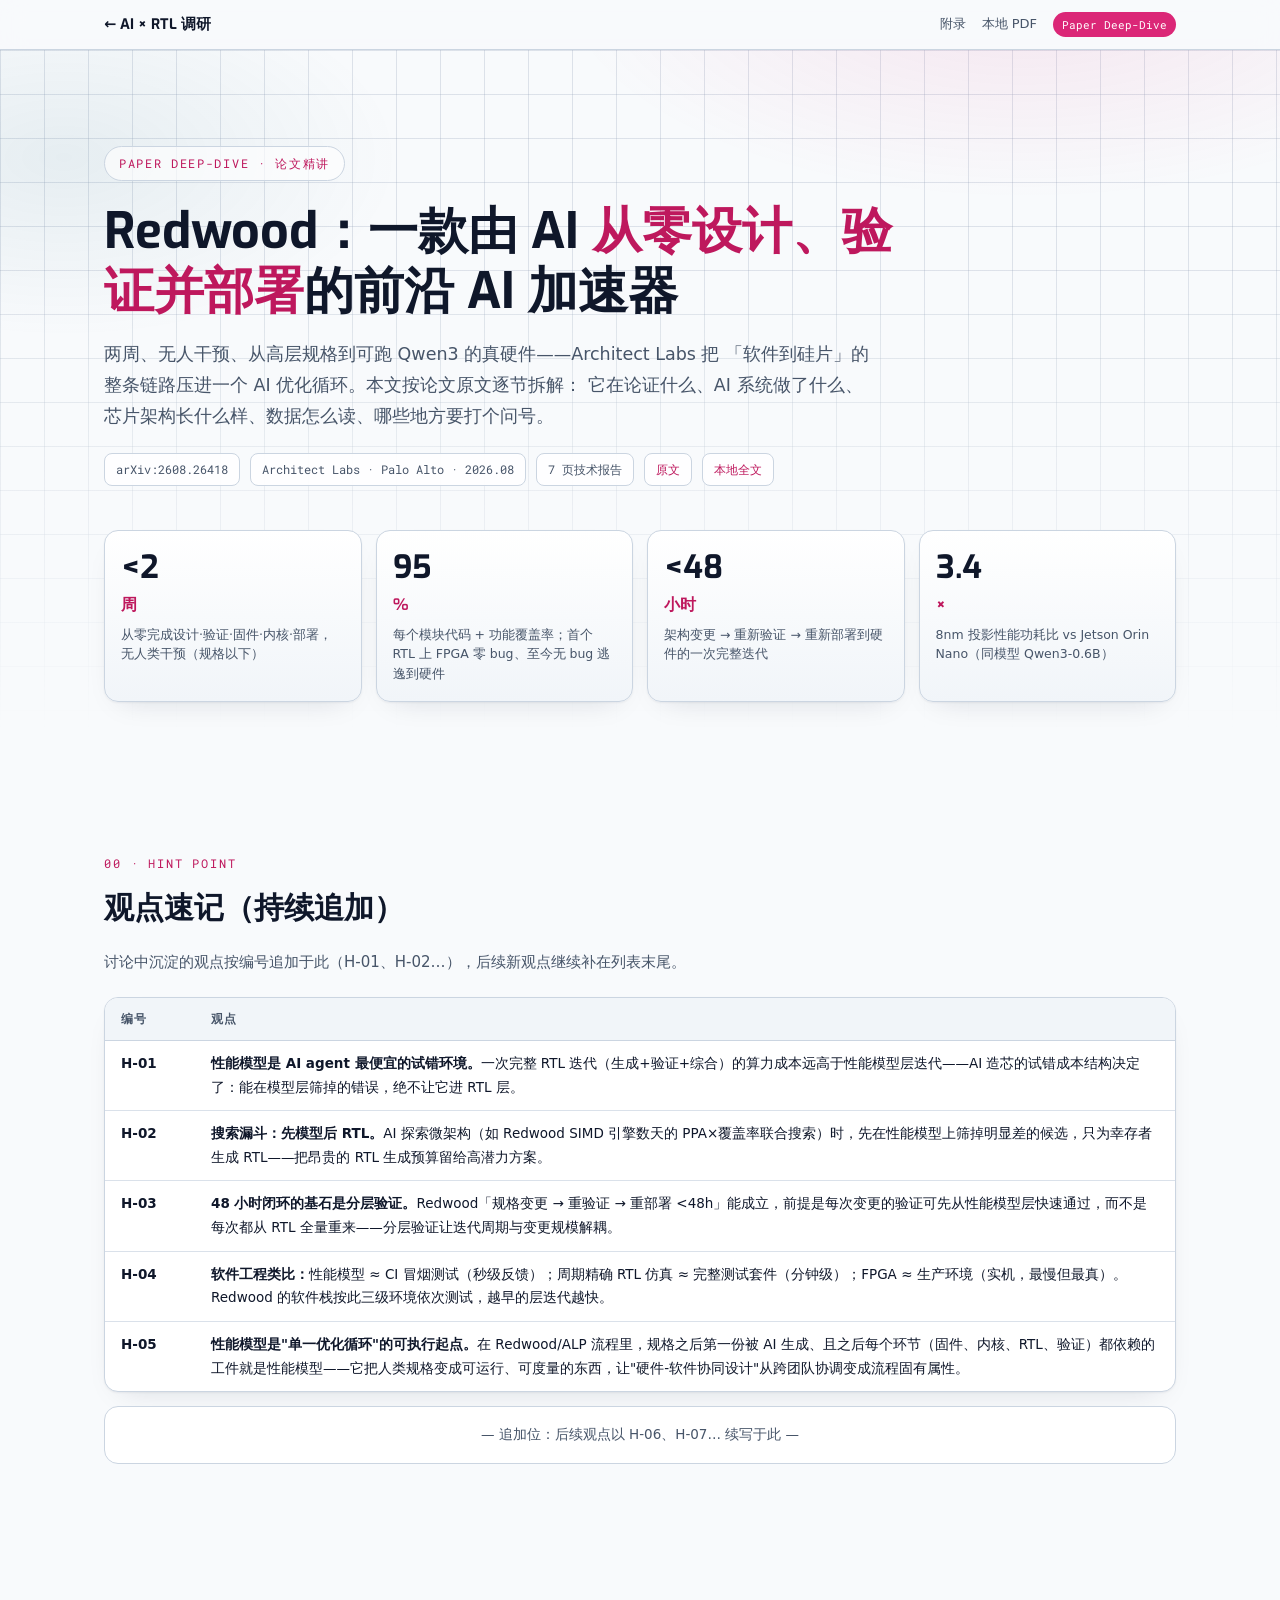
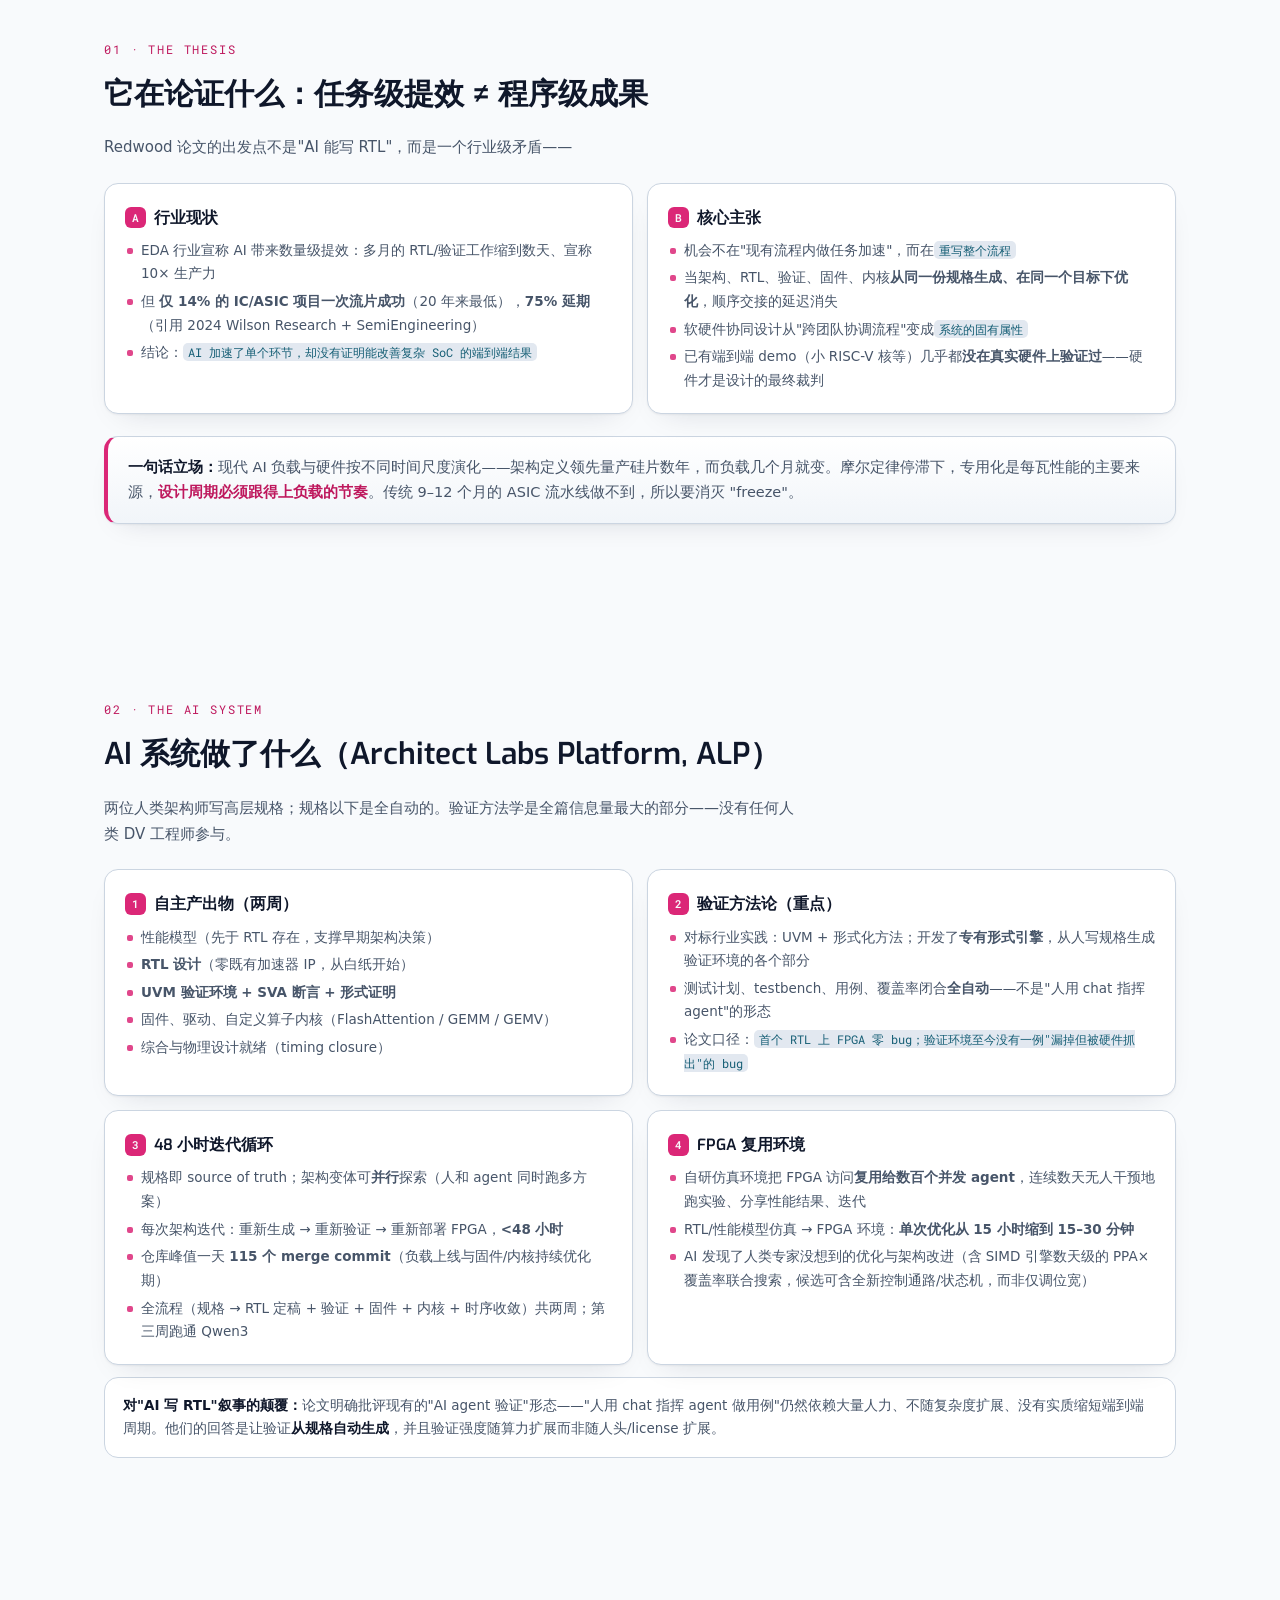
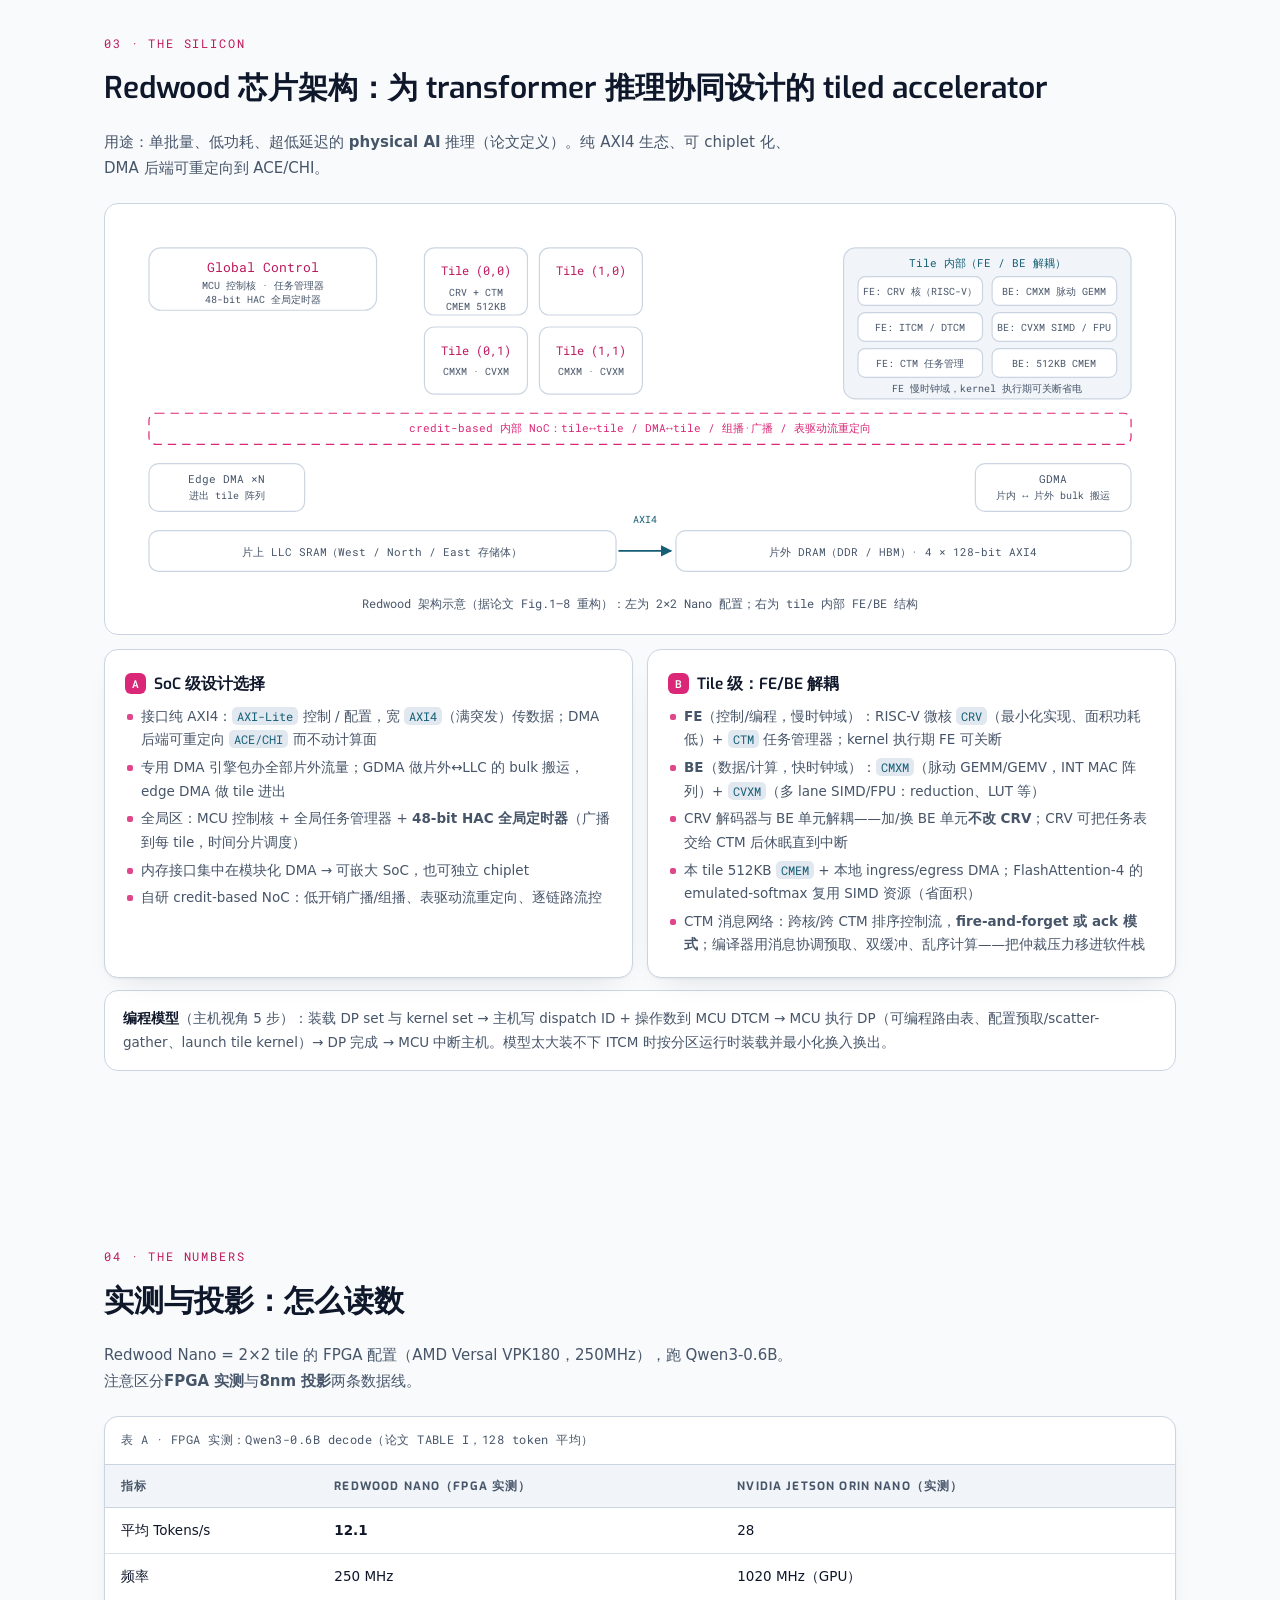
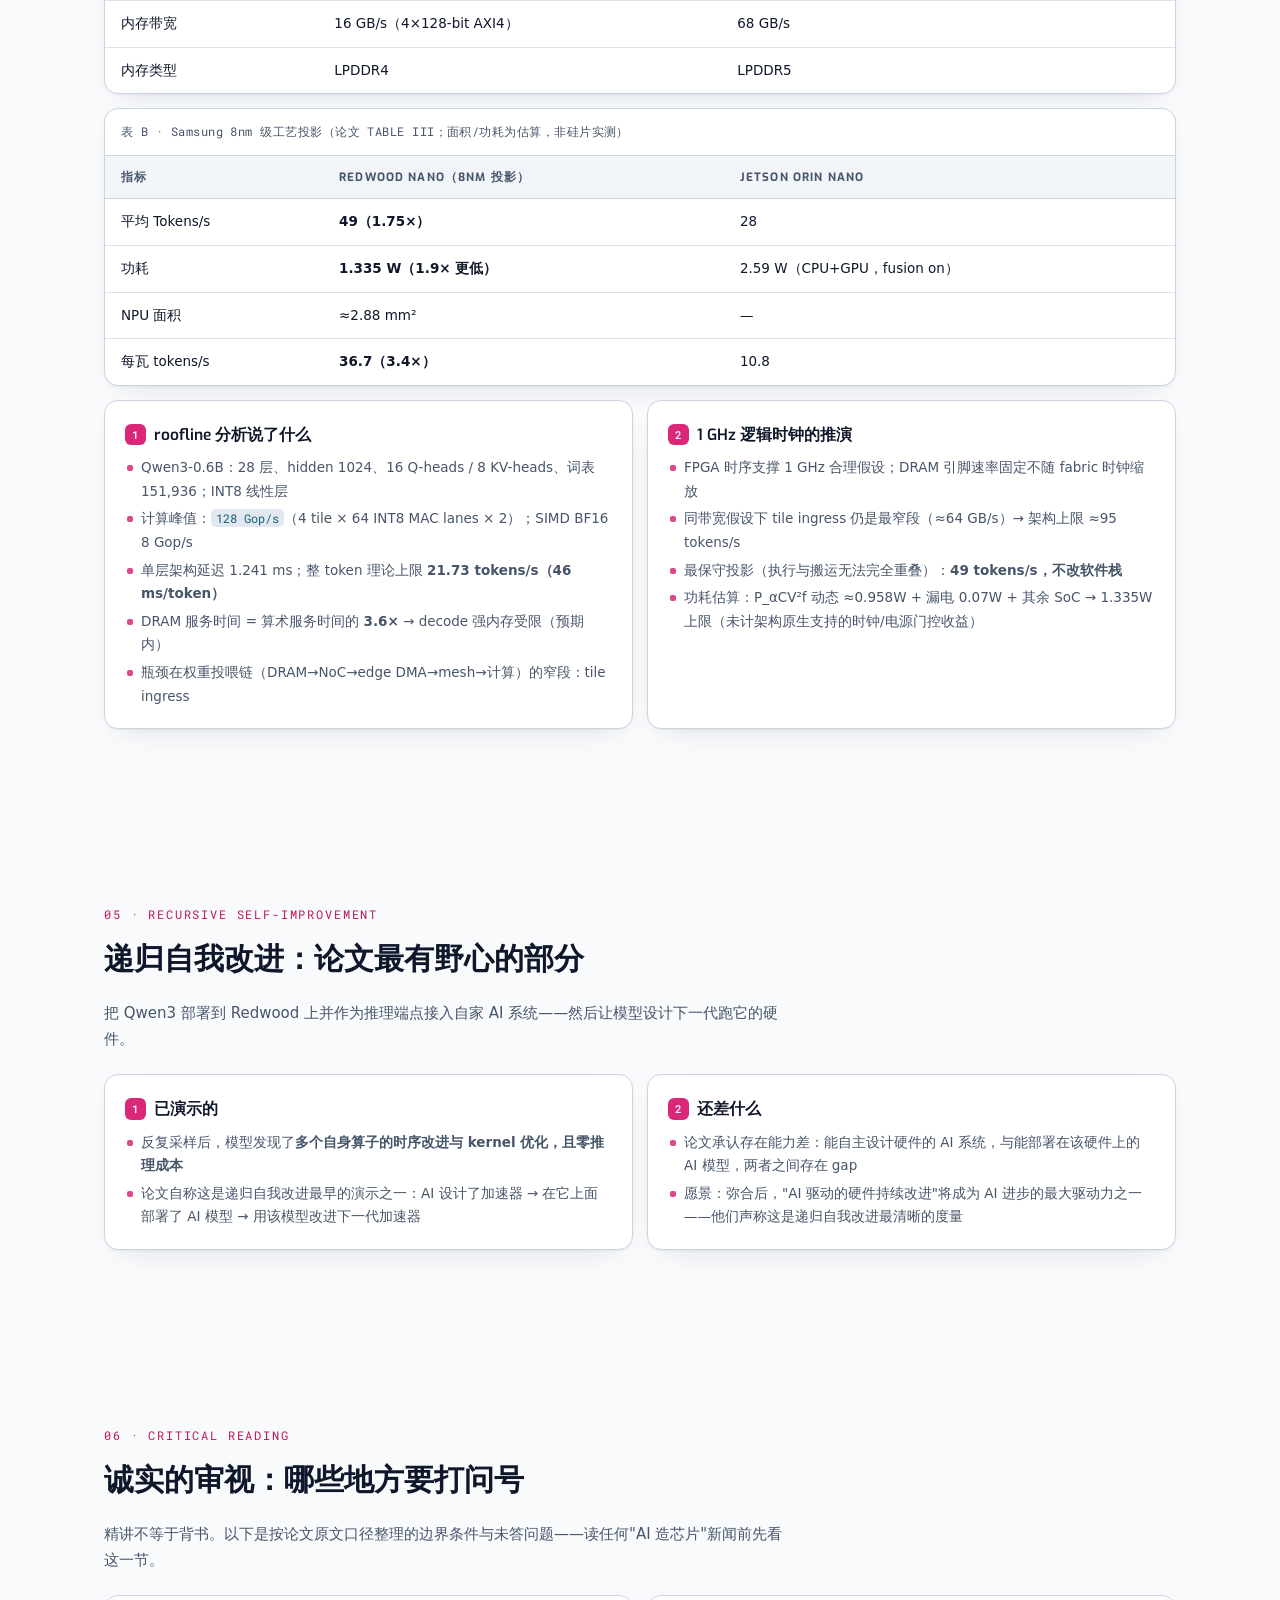
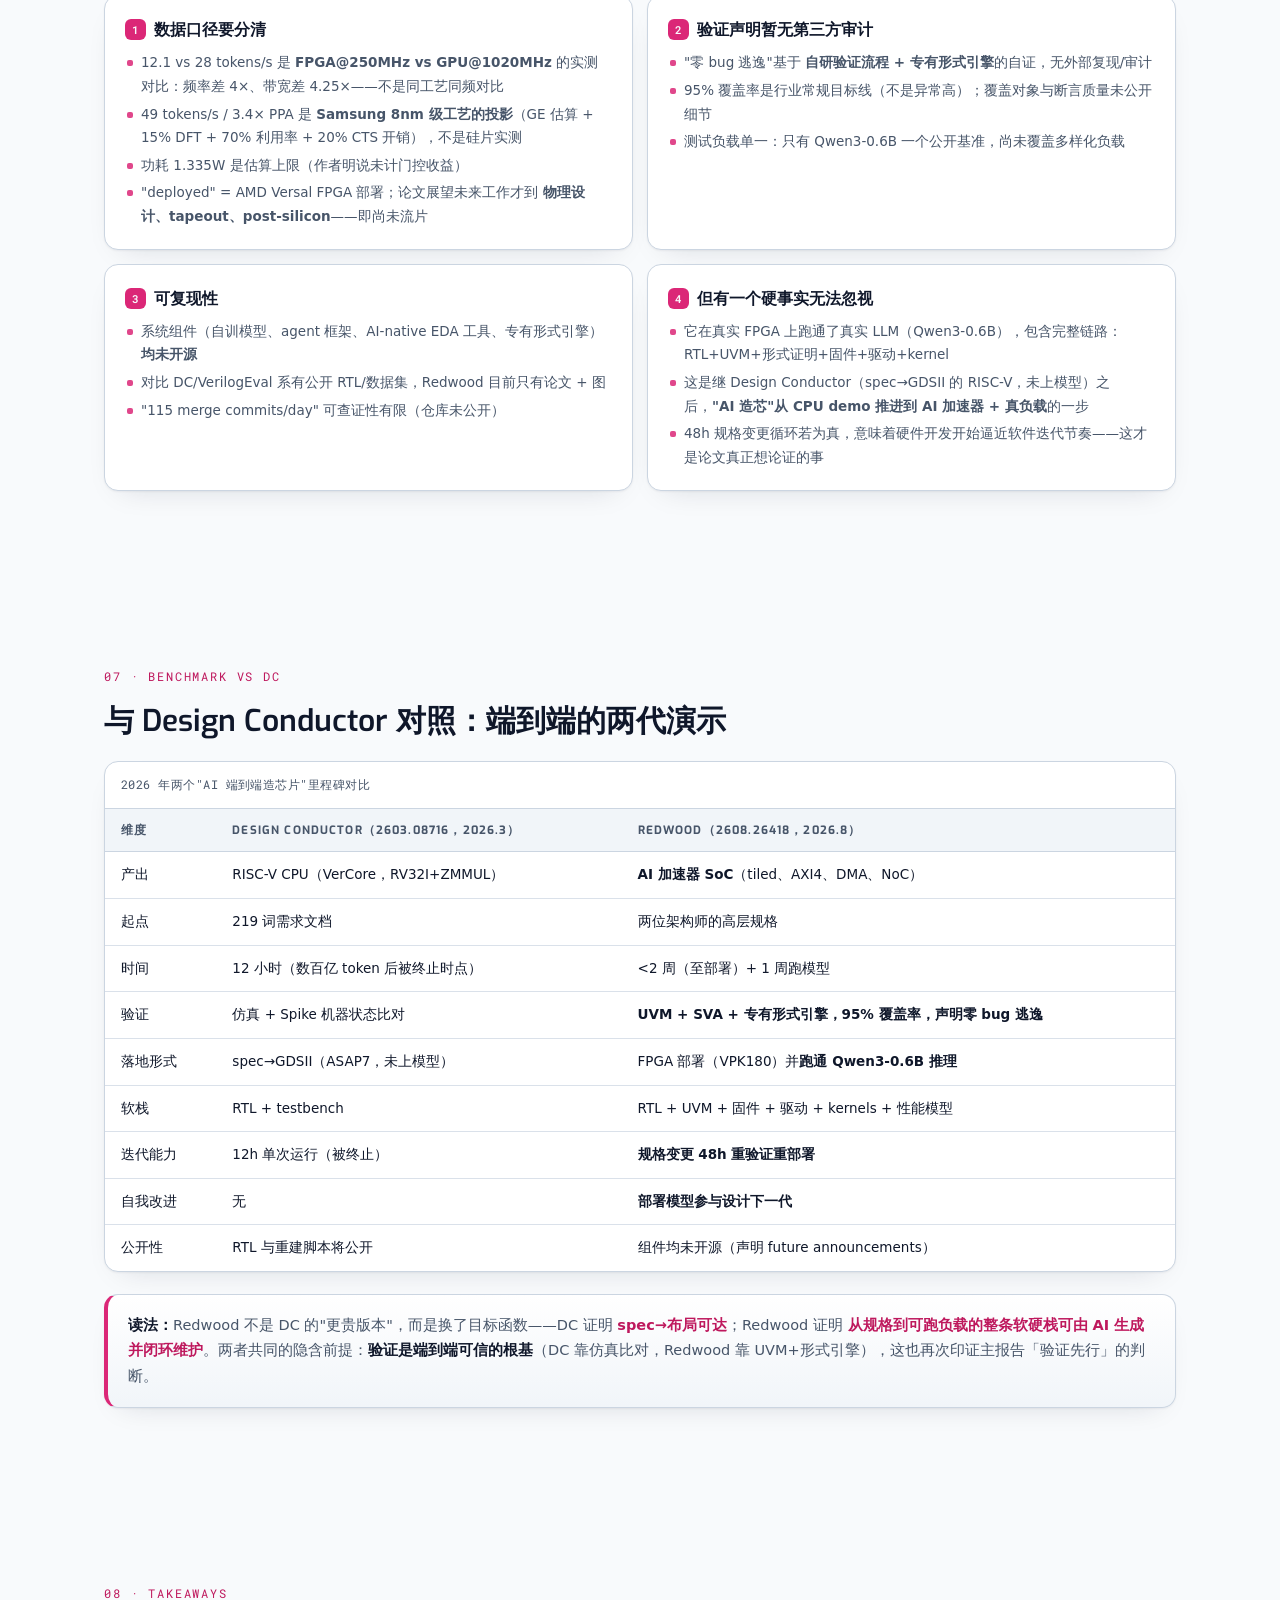
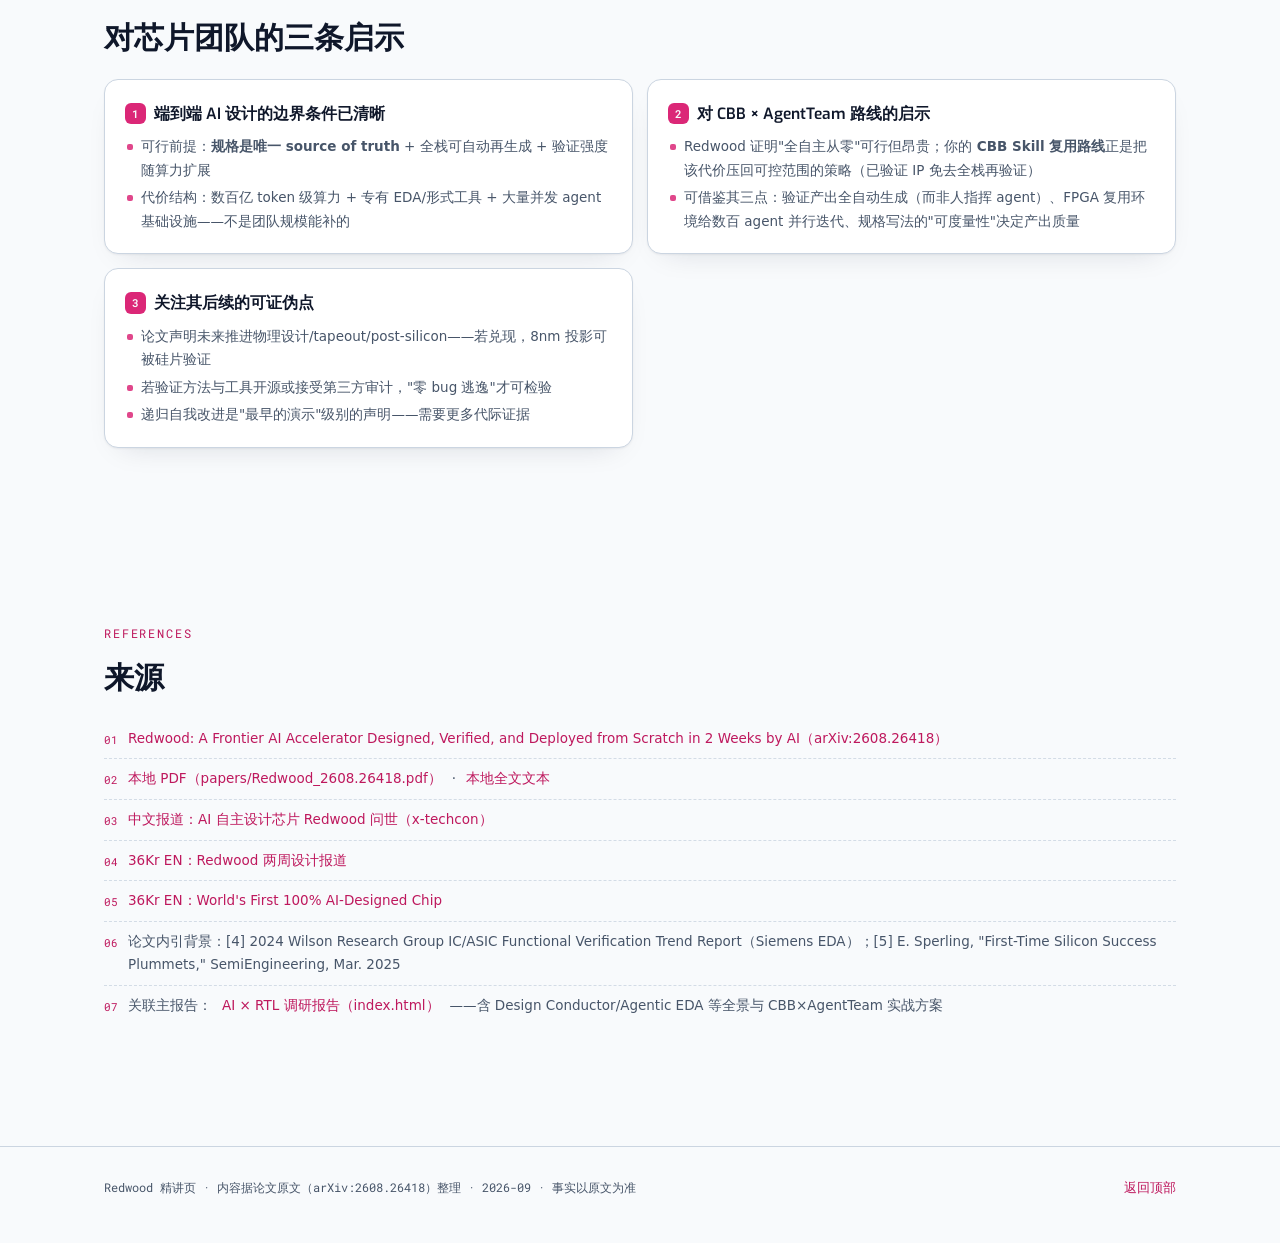
<file: redwood.html>
<!DOCTYPE html>
<html lang="zh-CN">
<head>
<meta charset="UTF-8">
<meta name="viewport" content="width=device-width, initial-scale=1.0">
<meta name="description" content="Redwood 论文精讲：Architect Labs 的 AI 系统两周内端到端设计·验证·部署前沿 AI 加速器（arXiv:2608.26418），逐节拆解架构、验证方法论、数据与争议。">
<meta name="color-scheme" content="light">
<title>Redwood 精讲 · AI 两周造出 AI 加速器（arXiv:2608.26418）</title>
<link rel="preconnect" href="https://fonts.googleapis.com">
<link rel="preconnect" href="https://fonts.gstatic.com" crossorigin>
<link href="https://fonts.googleapis.com/css2?family=Exo:wght@300;400;500;600;700&family=Roboto+Mono:wght@300;400;500;700&display=swap" rel="stylesheet">
<style>
:root{
  color-scheme:light;
  --bg:#F8FAFC; --fg:#0F172A; --card:#FFFFFF; --card-2:#F1F5F9;
  --muted:#E2E8F0; --muted-fg:#475569; --border:#CBD5E1;
  --accent:#DB2777; --accent-strong:#BE185D; --ring:#DB2777;
  --ok:#047857; --warn:#B45309; --danger:#B91C1C; --code:#155E75;
  --radius:14px;
  --font-head:'Exo',system-ui,'PingFang SC','Microsoft YaHei',sans-serif;
  --font-body:system-ui,-apple-system,'Segoe UI','PingFang SC','Microsoft YaHei',sans-serif;
  --font-mono:'Roboto Mono',ui-monospace,'Cascadia Code',Consolas,monospace;
}
*{box-sizing:border-box;margin:0;padding:0}
html{scroll-behavior:smooth}
body{background:var(--bg);color:var(--fg);font-family:var(--font-body);font-size:16px;line-height:1.75;-webkit-font-smoothing:antialiased}
::selection{background:rgba(219,39,119,.16)}
a{color:var(--accent-strong);text-decoration:none;border-radius:4px}
a:hover{text-decoration:underline}
a:focus-visible{outline:2px solid var(--ring);outline-offset:3px}
section{padding:clamp(3rem,7vw,5.5rem) 0}
.container{max-width:1120px;margin:0 auto;padding:0 24px}
.mono{font-family:var(--font-mono)}

/* top bar */
.topbar{
  position:sticky;top:0;z-index:50;background:rgba(248,250,252,.85);
  backdrop-filter:blur(12px);-webkit-backdrop-filter:blur(12px);
  border-bottom:1px solid var(--border);
}
.tb-inner{display:flex;align-items:center;gap:16px;max-width:1120px;margin:0 auto;padding:12px 24px}
.tb-brand{font-family:var(--font-head);font-weight:700;font-size:14.5px;color:var(--fg);white-space:nowrap}
.tb-brand:hover{text-decoration:none}
.tb-links{display:flex;gap:16px;margin-left:auto}
.tb-links a{font-size:13px;color:var(--muted-fg)}
.tb-links a:hover{color:var(--accent-strong);text-decoration:none}
.tb-badge{font-family:var(--font-mono);font-size:11px;color:#fff;background:#DB2777;padding:3px 9px;border-radius:99px;white-space:nowrap}

/* hero */
.hero{position:relative;padding:clamp(56px,8vw,96px) 0 clamp(40px,6vw,64px);overflow:hidden}
.hero::before{
  content:"";position:absolute;inset:0;pointer-events:none;
  background:
    radial-gradient(720px 340px at 80% -10%,rgba(219,39,119,.10),transparent 65%),
    radial-gradient(560px 300px at 5% 15%,rgba(21,94,117,.08),transparent 60%),
    linear-gradient(rgba(148,163,184,.28) 1px,transparent 1px),
    linear-gradient(90deg,rgba(148,163,184,.28) 1px,transparent 1px);
  background-size:auto,auto,44px 44px,44px 44px;
  mask-image:linear-gradient(to bottom,black 30%,transparent 95%);
  -webkit-mask-image:linear-gradient(to bottom,black 30%,transparent 95%);
}
.hero .container{position:relative}
.kicker{
  display:inline-flex;align-items:center;gap:10px;font-family:var(--font-mono);font-size:12px;
  letter-spacing:.14em;color:var(--accent-strong);text-transform:uppercase;
  border:1px solid var(--border);border-radius:99px;padding:6px 14px;margin-bottom:20px;
  background:rgba(255,255,255,.65);
}
.hero h1{font-family:var(--font-head);font-size:clamp(28px,4.8vw,50px);font-weight:700;line-height:1.2;max-width:16em}
.hero h1 em{font-style:normal;color:var(--accent-strong)}
.hero .sub{margin-top:18px;max-width:44em;font-size:clamp(15px,1.9vw,17.5px);color:var(--muted-fg)}
.hero .meta{margin-top:22px;display:flex;flex-wrap:wrap;gap:10px;font-family:var(--font-mono);font-size:12px;color:var(--muted-fg)}
.hero .meta span{border:1px solid var(--border);border-radius:8px;padding:5px 11px;background:rgba(255,255,255,.9)}

/* stats */
.stats{display:grid;grid-template-columns:repeat(4,1fr);gap:14px;margin-top:clamp(28px,4vw,44px)}
.stat{background:linear-gradient(180deg,var(--card),var(--card-2));border:1px solid var(--border);border-radius:var(--radius);padding:18px 16px;box-shadow:0 1px 2px rgba(15,23,42,.05),0 12px 30px -18px rgba(15,23,42,.18)}
.stat b{display:block;font-family:var(--font-head);font-size:clamp(22px,3vw,32px);font-weight:700;line-height:1.15}
.stat b .u{font-size:.5em;color:var(--accent-strong)}
.stat span{display:block;margin-top:7px;font-size:12.5px;color:var(--muted-fg);line-height:1.55}

/* section scaffolding */
.sec-tag{font-family:var(--font-mono);font-size:11.5px;letter-spacing:.16em;color:var(--accent-strong);text-transform:uppercase;display:block;margin-bottom:8px}
h2.sec-h{font-family:var(--font-head);font-size:clamp(22px,3.2vw,30px);font-weight:600;margin-bottom:14px}
.lead{max-width:46em;color:var(--muted-fg);font-size:15px;margin-bottom:22px}

/* cards / rows */
.cards{display:grid;grid-template-columns:repeat(2,1fr);gap:14px}
.card{background:var(--card);border:1px solid var(--border);border-radius:var(--radius);padding:20px;box-shadow:0 1px 2px rgba(15,23,42,.05),0 12px 30px -18px rgba(15,23,42,.18)}
.card h3{font-family:var(--font-head);font-size:15.5px;font-weight:600;margin-bottom:8px;display:flex;align-items:center;gap:8px}
.card h3 .n{font-family:var(--font-mono);font-size:11px;color:var(--bg);background:var(--accent);border-radius:6px;padding:1px 7px;flex:none}
.card p,.card li{font-size:13.5px;color:var(--muted-fg)}
.card ul{list-style:none;margin-top:6px}
.card li{padding-left:16px;position:relative;margin-top:4px}
.card li::before{content:"";position:absolute;left:2px;top:9px;width:6px;height:6px;border-radius:2px;background:var(--accent);opacity:.85}
.card code{font-family:var(--font-mono);font-size:12px;color:var(--code);background:var(--muted);padding:1px 5px;border-radius:5px}
.badge{display:inline-block;font-family:var(--font-mono);font-size:11px;border-radius:6px;padding:2px 8px;font-weight:600;white-space:nowrap}
.b-ok{color:var(--ok);background:rgba(52,211,153,.12);border:1px solid rgba(52,211,153,.4)}
.b-warn{color:var(--warn);background:rgba(251,191,36,.12);border:1px solid rgba(251,191,36,.4)}
.b-bad{color:var(--danger);background:rgba(248,113,113,.12);border:1px solid rgba(248,113,113,.4)}
.b-info{color:var(--code);background:rgba(34,211,238,.1);border:1px solid rgba(34,211,238,.35)}

/* tables */
.tbl{overflow-x:auto;border:1px solid var(--border);border-radius:var(--radius);background:var(--card);box-shadow:0 1px 2px rgba(15,23,42,.05),0 12px 30px -18px rgba(15,23,42,.18)}
table{width:100%;border-collapse:collapse;min-width:640px;font-size:13.5px}
caption{text-align:left;padding:13px 16px;font-family:var(--font-mono);font-size:11.5px;color:var(--muted-fg);border-bottom:1px solid var(--border);letter-spacing:.04em}
th{font-family:var(--font-head);font-size:11.5px;letter-spacing:.1em;text-transform:uppercase;color:var(--muted-fg);text-align:left;padding:11px 16px;border-bottom:1px solid var(--border);background:var(--card-2);white-space:nowrap}
td{padding:11px 16px;border-bottom:1px solid rgba(203,213,225,.7);vertical-align:top}
tr:last-child td{border-bottom:none}
td b{color:var(--fg)}

/* callout */
.rule{background:linear-gradient(180deg,var(--card),var(--card-2));border:1px solid var(--border);border-left:4px solid var(--accent);border-radius:var(--radius);padding:18px 20px;font-size:14.5px;color:var(--muted-fg);margin-top:22px;box-shadow:0 1px 2px rgba(15,23,42,.05),0 12px 30px -18px rgba(15,23,42,.18)}
.rule b{color:var(--fg)}
.rule em{font-style:normal;color:var(--accent-strong);font-weight:600}

/* note boxes */
.note{background:var(--card);border:1px solid var(--border);border-radius:var(--radius);padding:16px 18px;margin-top:12px;font-size:13.5px;color:var(--muted-fg)}
.note b{color:var(--fg)}

/* diagram */
.diagram{background:var(--card);border:1px solid var(--border);border-radius:var(--radius);padding:20px;margin-top:14px}
.diagram svg{display:block;width:100%;height:auto}
.diagram figcaption{font-family:var(--font-mono);font-size:11.5px;color:var(--muted-fg);margin-top:10px;text-align:center}

/* refs */
.refs{list-style:none;counter-reset:r}
.refs li{counter-increment:r;display:flex;gap:10px;padding:8px 0;font-size:13.5px;color:var(--muted-fg);border-bottom:1px dashed rgba(203,213,225,.8)}
.refs li:last-child{border-bottom:none}
.refs li::before{content:counter(r,decimal-leading-zero);font-family:var(--font-mono);font-size:11px;color:var(--accent-strong);padding-top:3px;flex:none}
.refs a{word-break:break-all}

/* footer */
footer{border-top:1px solid var(--border);padding:30px 0 44px;margin-top:2rem}
.foot-inner{max-width:1120px;margin:0 auto;padding:0 24px;display:flex;flex-wrap:wrap;gap:14px;align-items:center;justify-content:space-between}
footer p{font-size:12px;color:var(--muted-fg);font-family:var(--font-mono)}

@media (max-width:900px){
  .stats{grid-template-columns:repeat(2,1fr)}
  .cards{grid-template-columns:1fr}
}
@media (max-width:640px){
  .stats{grid-template-columns:1fr 1fr;gap:10px}
  .hero h1{font-size:clamp(26px,7vw,34px)}
  .cards{grid-template-columns:1fr}
  .tb-links .hide-sm{display:none}
}
</style>
</head>
<body>

<!-- top bar -->
<div class="topbar">
  <div class="tb-inner">
    <a class="tb-brand" href="index.html">← AI × RTL 调研</a>
    <div class="tb-links">
      <a href="index.html#appendix" class="hide-sm">附录</a>
      <a href="papers/Redwood_2608.26418.pdf" class="hide-sm">本地 PDF</a>
    </div>
    <span class="tb-badge">Paper Deep-Dive</span>
  </div>
</div>

<!-- hero -->
<div class="hero">
  <div class="container">
    <p class="kicker">Paper Deep-Dive · 论文精讲</p>
    <h1>Redwood：一款由 AI <em>从零设计、验证并部署</em>的前沿 AI 加速器</h1>
    <p class="sub">
      两周、无人干预、从高层规格到可跑 Qwen3 的真硬件——Architect Labs 把
      「软件到硅片」的整条链路压进一个 AI 优化循环。本文按论文原文逐节拆解：
      它在论证什么、AI 系统做了什么、芯片架构长什么样、数据怎么读、哪些地方要打个问号。
    </p>
    <div class="meta">
      <span>arXiv:2608.26418</span>
      <span>Architect Labs · Palo Alto · 2026.08</span>
      <span>7 页技术报告</span>
      <span><a href="https://arxiv.org/abs/2608.26418">原文</a></span>
      <span><a href="papers/Redwood_text.txt">本地全文</a></span>
    </div>

    <div class="stats">
      <div class="stat"><b>&lt;2 <span class="u">周</span></b><span>从零完成设计·验证·固件·内核·部署，无人类干预（规格以下）</span></div>
      <div class="stat"><b>95<span class="u">%</span></b><span>每个模块代码 + 功能覆盖率；首个 RTL 上 FPGA 零 bug、至今无 bug 逃逸到硬件</span></div>
      <div class="stat"><b>&lt;48 <span class="u">小时</span></b><span>架构变更 → 重新验证 → 重新部署到硬件的一次完整迭代</span></div>
      <div class="stat"><b>3.4<span class="u">×</span></b><span>8nm 投影性能功耗比 vs Jetson Orin Nano（同模型 Qwen3-0.6B）</span></div>
    </div>
  </div>
</div>

<!-- hint points（卷首速记区） -->
<section id="hints">
  <div class="container">
    <span class="sec-tag">00 · Hint Point</span>
    <h2 class="sec-h">观点速记（持续追加）</h2>
    <p class="lead">讨论中沉淀的观点按编号追加于此（H-01、H-02…），后续新观点继续补在列表末尾。</p>

    <div class="tbl" style="margin-bottom:14px">
      <table style="min-width:0">
        <thead><tr><th style="width:90px">编号</th><th>观点</th></tr></thead>
        <tbody>
          <tr>
            <td><b>H-01</b></td>
            <td><b>性能模型是 AI agent 最便宜的试错环境。</b>一次完整 RTL 迭代（生成+验证+综合）的算力成本远高于性能模型层迭代——AI 造芯的试错成本结构决定了：能在模型层筛掉的错误，绝不让它进 RTL 层。</td>
          </tr>
          <tr>
            <td><b>H-02</b></td>
            <td><b>搜索漏斗：先模型后 RTL。</b>AI 探索微架构（如 Redwood SIMD 引擎数天的 PPA×覆盖率联合搜索）时，先在性能模型上筛掉明显差的候选，只为幸存者生成 RTL——把昂贵的 RTL 生成预算留给高潜力方案。</td>
          </tr>
          <tr>
            <td><b>H-03</b></td>
            <td><b>48 小时闭环的基石是分层验证。</b>Redwood「规格变更 → 重验证 → 重部署 &lt;48h」能成立，前提是每次变更的验证可先从性能模型层快速通过，而不是每次都从 RTL 全量重来——分层验证让迭代周期与变更规模解耦。</td>
          </tr>
          <tr>
            <td><b>H-04</b></td>
            <td><b>软件工程类比：</b>性能模型 ≈ CI 冒烟测试（秒级反馈）；周期精确 RTL 仿真 ≈ 完整测试套件（分钟级）；FPGA ≈ 生产环境（实机，最慢但最真）。Redwood 的软件栈按此三级环境依次测试，越早的层迭代越快。</td>
          </tr>
          <tr>
            <td><b>H-05</b></td>
            <td><b>性能模型是"单一优化循环"的可执行起点。</b>在 Redwood/ALP 流程里，规格之后第一份被 AI 生成、且之后每个环节（固件、内核、RTL、验证）都依赖的工件就是性能模型——它把人类规格变成可运行、可度量的东西，让"硬件-软件协同设计"从跨团队协调变成流程固有属性。</td>
          </tr>
        </tbody>
      </table>
    </div>

    <div class="note" style="text-align:center;color:var(--muted-fg)">— 追加位：后续观点以 H-06、H-07… 续写于此 —</div>
  </div>
</section>

<!-- 一、论点 -->
<section id="thesis">
  <div class="container">
    <span class="sec-tag">01 · The Thesis</span>
    <h2 class="sec-h">它在论证什么：任务级提效 ≠ 程序级成果</h2>
    <p class="lead">Redwood 论文的出发点不是"AI 能写 RTL"，而是一个行业级矛盾——</p>
    <div class="cards">
      <div class="card"><h3><span class="n">A</span>行业现状</h3>
        <ul>
          <li>EDA 行业宣称 AI 带来数量级提效：多月的 RTL/验证工作缩到数天、宣称 10× 生产力</li>
          <li>但 <b>仅 14% 的 IC/ASIC 项目一次流片成功</b>（20 年来最低），<b>75% 延期</b>（引用 2024 Wilson Research + SemiEngineering）</li>
          <li>结论：<code>AI 加速了单个环节，却没有证明能改善复杂 SoC 的端到端结果</code></li>
        </ul>
      </div>
      <div class="card"><h3><span class="n">B</span>核心主张</h3>
        <ul>
          <li>机会不在"现有流程内做任务加速"，而在<code>重写整个流程</code></li>
          <li>当架构、RTL、验证、固件、内核<b>从同一份规格生成、在同一个目标下优化</b>，顺序交接的延迟消失</li>
          <li>软硬件协同设计从"跨团队协调流程"变成<code>系统的固有属性</code></li>
          <li>已有端到端 demo（小 RISC-V 核等）几乎都<b>没在真实硬件上验证过</b>——硬件才是设计的最终裁判</li>
        </ul>
      </div>
    </div>
    <aside class="rule"><b>一句话立场：</b>现代 AI 负载与硬件按不同时间尺度演化——架构定义领先量产硅片数年，而负载几个月就变。摩尔定律停滞下，专用化是每瓦性能的主要来源，<em>设计周期必须跟得上负载的节奏</em>。传统 9–12 个月的 ASIC 流水线做不到，所以要消灭 "freeze"。</aside>
  </div>
</section>

<!-- 二、AI 系统 -->
<section id="system">
  <div class="container">
    <span class="sec-tag">02 · The AI System</span>
    <h2 class="sec-h">AI 系统做了什么（Architect Labs Platform, ALP）</h2>
    <p class="lead">两位人类架构师写高层规格；规格以下是全自动的。验证方法学是全篇信息量最大的部分——没有任何人类 DV 工程师参与。</p>
    <div class="cards">
      <div class="card"><h3><span class="n">1</span>自主产出物（两周）</h3>
        <ul>
          <li>性能模型（先于 RTL 存在，支撑早期架构决策）</li>
          <li><b>RTL 设计</b>（零既有加速器 IP，从白纸开始）</li>
          <li><b>UVM 验证环境 + SVA 断言 + 形式证明</b></li>
          <li>固件、驱动、自定义算子内核（FlashAttention / GEMM / GEMV）</li>
          <li>综合与物理设计就绪（timing closure）</li>
        </ul>
      </div>
      <div class="card"><h3><span class="n">2</span>验证方法论（重点）</h3>
        <ul>
          <li>对标行业实践：UVM + 形式化方法；开发了<b>专有形式引擎</b>，从人写规格生成验证环境的各个部分</li>
          <li>测试计划、testbench、用例、覆盖率闭合<b>全自动</b>——不是"人用 chat 指挥 agent"的形态</li>
          <li>论文口径：<code>首个 RTL 上 FPGA 零 bug；验证环境至今没有一例"漏掉但被硬件抓出"的 bug</code></li>
        </ul>
      </div>
      <div class="card"><h3><span class="n">3</span>48 小时迭代循环</h3>
        <ul>
          <li>规格即 source of truth；架构变体可<b>并行</b>探索（人和 agent 同时跑多方案）</li>
          <li>每次架构迭代：重新生成 → 重新验证 → 重新部署 FPGA，<b>&lt;48 小时</b></li>
          <li>仓库峰值一天 <b>115 个 merge commit</b>（负载上线与固件/内核持续优化期）</li>
          <li>全流程（规格 → RTL 定稿 + 验证 + 固件 + 内核 + 时序收敛）共两周；第三周跑通 Qwen3</li>
        </ul>
      </div>
      <div class="card"><h3><span class="n">4</span>FPGA 复用环境</h3>
        <ul>
          <li>自研仿真环境把 FPGA 访问<b>复用给数百个并发 agent</b>，连续数天无人干预地跑实验、分享性能结果、迭代</li>
          <li>RTL/性能模型仿真 → FPGA 环境：<b>单次优化从 15 小时缩到 15–30 分钟</b></li>
          <li>AI 发现了人类专家没想到的优化与架构改进（含 SIMD 引擎数天级的 PPA×覆盖率联合搜索，候选可含全新控制通路/状态机，而非仅调位宽）</li>
        </ul>
      </div>
    </div>
    <div class="note"><b>对"AI 写 RTL"叙事的颠覆：</b>论文明确批评现有的"AI agent 验证"形态——"人用 chat 指挥 agent 做用例"仍然依赖大量人力、不随复杂度扩展、没有实质缩短端到端周期。他们的回答是让验证<b>从规格自动生成</b>，并且验证强度随算力扩展而非随人头/license 扩展。</div>
  </div>
</section>

<!-- 三、芯片架构 -->
<section id="arch">
  <div class="container">
    <span class="sec-tag">03 · The Silicon</span>
    <h2 class="sec-h">Redwood 芯片架构：为 transformer 推理协同设计的 tiled accelerator</h2>
    <p class="lead">用途：单批量、低功耗、超低延迟的 <b>physical AI</b> 推理（论文定义）。纯 AXI4 生态、可 chiplet 化、DMA 后端可重定向到 ACE/CHI。</p>

    <figure class="diagram">
      <svg viewBox="0 0 860 300" role="img" aria-labelledby="rwTitle rwDesc">
        <title id="rwTitle">Redwood 架构示意</title>
        <desc id="rwDesc">全局控制区 + 环形互连 + N×M tile 网格 + 边缘 DMA + LLC SRAM 与片外 DDR。</desc>
        <defs>
          <marker id="arrRw" viewBox="0 0 10 10" refX="9" refY="5" markerWidth="6.5" markerHeight="6.5" orient="auto-start-reverse">
            <path d="M0 0 L10 5 L0 10 z" fill="#155E75"/>
          </marker>
        </defs>
        <g font-family="Roboto Mono, monospace">
          <!-- 全局控制区 -->
          <rect x="20" y="20" width="190" height="52" rx="10" fill="#FFFFFF" stroke="#CBD5E1"/>
          <text x="115" y="40" text-anchor="middle" fill="#BE185D" font-size="11">Global Control</text>
          <text x="115" y="54" text-anchor="middle" fill="#475569" font-size="8.5">MCU 控制核 · 任务管理器</text>
          <text x="115" y="66" text-anchor="middle" fill="#475569" font-size="8.5">48-bit HAC 全局定时器</text>

          <!-- 2×2 tile 网格 -->
          <rect x="250" y="20" width="86" height="56" rx="8" fill="#FFFFFF" stroke="#CBD5E1"/>
          <rect x="346" y="20" width="86" height="56" rx="8" fill="#FFFFFF" stroke="#CBD5E1"/>
          <rect x="250" y="86" width="86" height="56" rx="8" fill="#FFFFFF" stroke="#CBD5E1"/>
          <rect x="346" y="86" width="86" height="56" rx="8" fill="#FFFFFF" stroke="#CBD5E1"/>
          <text x="293" y="43" text-anchor="middle" fill="#BE185D" font-size="10">Tile (0,0)</text>
          <text x="389" y="43" text-anchor="middle" fill="#BE185D" font-size="10">Tile (1,0)</text>
          <text x="293" y="109" text-anchor="middle" fill="#BE185D" font-size="10">Tile (0,1)</text>
          <text x="389" y="109" text-anchor="middle" fill="#BE185D" font-size="10">Tile (1,1)</text>
          <text x="293" y="60" text-anchor="middle" fill="#475569" font-size="8">CRV + CTM</text>
          <text x="293" y="72" text-anchor="middle" fill="#475569" font-size="8">CMEM 512KB</text>
          <text x="293" y="126" text-anchor="middle" fill="#475569" font-size="8">CMXM · CVXM</text>
          <text x="389" y="126" text-anchor="middle" fill="#475569" font-size="8">CMXM · CVXM</text>

          <!-- tile 细节放大框 -->
          <rect x="600" y="20" width="240" height="126" rx="10" fill="#F1F5F9" stroke="#CBD5E1"/>
          <text x="720" y="36" text-anchor="middle" fill="#155E75" font-size="9.5">Tile 内部（FE / BE 解耦）</text>
          <rect x="612" y="44" width="104" height="24" rx="6" fill="#FFFFFF" stroke="#CBD5E1"/>
          <text x="664" y="59" text-anchor="middle" fill="#475569" font-size="8.5">FE: CRV 核（RISC-V）</text>
          <rect x="724" y="44" width="104" height="24" rx="6" fill="#FFFFFF" stroke="#CBD5E1"/>
          <text x="776" y="59" text-anchor="middle" fill="#475569" font-size="8.5">BE: CMXM 脉动 GEMM</text>
          <rect x="612" y="74" width="104" height="24" rx="6" fill="#FFFFFF" stroke="#CBD5E1"/>
          <text x="664" y="89" text-anchor="middle" fill="#475569" font-size="8.5">FE: ITCM / DTCM</text>
          <rect x="724" y="74" width="104" height="24" rx="6" fill="#FFFFFF" stroke="#CBD5E1"/>
          <text x="776" y="89" text-anchor="middle" fill="#475569" font-size="8.5">BE: CVXM SIMD / FPU</text>
          <rect x="612" y="104" width="104" height="24" rx="6" fill="#FFFFFF" stroke="#CBD5E1"/>
          <text x="664" y="119" text-anchor="middle" fill="#475569" font-size="8.5">FE: CTM 任务管理</text>
          <rect x="724" y="104" width="104" height="24" rx="6" fill="#FFFFFF" stroke="#CBD5E1"/>
          <text x="776" y="119" text-anchor="middle" fill="#475569" font-size="8.5">BE: 512KB CMEM</text>
          <text x="720" y="140" text-anchor="middle" fill="#475569" font-size="8">FE 慢时钟域，kernel 执行期可关断省电</text>

          <!-- NoC 区域带（虚线框，非连线） -->
          <rect x="20" y="158" width="820" height="26" rx="6" fill="none" stroke="#DB2777" stroke-width="1" stroke-dasharray="7 5"/>
          <text x="430" y="174" text-anchor="middle" fill="#DB2777" font-size="9.5">credit-based 内部 NoC：tile↔tile / DMA↔tile / 组播·广播 / 表驱动流重定向</text>

          <!-- DMA 行 -->
          <rect x="20" y="200" width="130" height="40" rx="8" fill="#FFFFFF" stroke="#CBD5E1"/>
          <text x="85" y="216" text-anchor="middle" fill="#475569" font-size="9">Edge DMA ×N</text>
          <text x="85" y="230" text-anchor="middle" fill="#475569" font-size="8.5">进出 tile 阵列</text>
          <rect x="710" y="200" width="130" height="40" rx="8" fill="#FFFFFF" stroke="#CBD5E1"/>
          <text x="775" y="216" text-anchor="middle" fill="#475569" font-size="9">GDMA</text>
          <text x="775" y="230" text-anchor="middle" fill="#475569" font-size="8.5">片内 ↔ 片外 bulk 搬运</text>

          <!-- 存储行 -->
          <rect x="20" y="256" width="390" height="34" rx="8" fill="#FFFFFF" stroke="#CBD5E1"/>
          <text x="215" y="277" text-anchor="middle" fill="#475569" font-size="9">片上 LLC SRAM（West / North / East 存储体）</text>
          <rect x="460" y="256" width="380" height="34" rx="8" fill="#FFFFFF" stroke="#CBD5E1"/>
          <text x="650" y="277" text-anchor="middle" fill="#475569" font-size="9">片外 DRAM（DDR / HBM）· 4 × 128-bit AXI4</text>
          <text x="434" y="250" text-anchor="middle" fill="#155E75" font-size="8.5">AXI4</text>
          <line x1="412" y1="273" x2="456" y2="273" stroke="#155E75" stroke-width="1.5" marker-end="url(#arrRw)"/>
        </g>
      </svg>
      <figcaption>Redwood 架构示意（据论文 Fig.1–8 重构）：左为 2×2 Nano 配置；右为 tile 内部 FE/BE 结构</figcaption>
    </figure>

    <div class="cards" style="margin-top:14px">
      <div class="card"><h3><span class="n">A</span>SoC 级设计选择</h3>
        <ul>
          <li>接口纯 AXI4：<code>AXI-Lite</code> 控制 / 配置，宽 <code>AXI4</code>（满突发）传数据；DMA 后端可重定向 <code>ACE/CHI</code> 而不动计算面</li>
          <li>专用 DMA 引擎包办全部片外流量；GDMA 做片外↔LLC 的 bulk 搬运，edge DMA 做 tile 进出</li>
          <li>全局区：MCU 控制核 + 全局任务管理器 + <b>48-bit HAC 全局定时器</b>（广播到每 tile，时间分片调度）</li>
          <li>内存接口集中在模块化 DMA → 可嵌大 SoC，也可独立 chiplet</li>
          <li>自研 credit-based NoC：低开销广播/组播、表驱动流重定向、逐链路流控</li>
        </ul>
      </div>
      <div class="card"><h3><span class="n">B</span>Tile 级：FE/BE 解耦</h3>
        <ul>
          <li><b>FE</b>（控制/编程，慢时钟域）：RISC-V 微核 <code>CRV</code>（最小化实现、面积功耗低）+ <code>CTM</code> 任务管理器；kernel 执行期 FE 可关断</li>
          <li><b>BE</b>（数据/计算，快时钟域）：<code>CMXM</code>（脉动 GEMM/GEMV，INT MAC 阵列）+ <code>CVXM</code>（多 lane SIMD/FPU：reduction、LUT 等）</li>
          <li>CRV 解码器与 BE 单元解耦——加/换 BE 单元<b>不改 CRV</b>；CRV 可把任务表交给 CTM 后休眠直到中断</li>
          <li>本 tile 512KB <code>CMEM</code> + 本地 ingress/egress DMA；FlashAttention-4 的 emulated-softmax 复用 SIMD 资源（省面积）</li>
          <li>CTM 消息网络：跨核/跨 CTM 排序控制流，<b>fire-and-forget 或 ack 模式</b>；编译器用消息协调预取、双缓冲、乱序计算——把仲裁压力移进软件栈</li>
        </ul>
      </div>
    </div>
    <div class="note"><b>编程模型</b>（主机视角 5 步）：装载 DP set 与 kernel set → 主机写 dispatch ID + 操作数到 MCU DTCM → MCU 执行 DP（可编程路由表、配置预取/scatter-gather、launch tile kernel）→ DP 完成 → MCU 中断主机。模型太大装不下 ITCM 时按分区运行时装载并最小化换入换出。</div>
  </div>
</section>

<!-- 四、数据 -->
<section id="data">
  <div class="container">
    <span class="sec-tag">04 · The Numbers</span>
    <h2 class="sec-h">实测与投影：怎么读数</h2>
    <p class="lead">Redwood Nano = 2×2 tile 的 FPGA 配置（AMD Versal VPK180，250MHz），跑 Qwen3-0.6B。注意区分<b>FPGA 实测</b>与<b>8nm 投影</b>两条数据线。</p>

    <div class="tbl">
      <table>
        <caption>表 A · FPGA 实测：Qwen3-0.6B decode（论文 TABLE I，128 token 平均）</caption>
        <thead><tr><th>指标</th><th>Redwood Nano（FPGA 实测）</th><th>NVIDIA Jetson Orin Nano（实测）</th></tr></thead>
        <tbody>
          <tr><td>平均 Tokens/s</td><td><b>12.1</b></td><td>28</td></tr>
          <tr><td>频率</td><td>250 MHz</td><td>1020 MHz（GPU）</td></tr>
          <tr><td>内存带宽</td><td>16 GB/s（4×128-bit AXI4）</td><td>68 GB/s</td></tr>
          <tr><td>内存类型</td><td>LPDDR4</td><td>LPDDR5</td></tr>
        </tbody>
      </table>
    </div>

    <div class="tbl" style="margin-top:14px">
      <table>
        <caption>表 B · Samsung 8nm 级工艺投影（论文 TABLE III；面积/功耗为估算，非硅片实测）</caption>
        <thead><tr><th>指标</th><th>Redwood Nano（8nm 投影）</th><th>Jetson Orin Nano</th></tr></thead>
        <tbody>
          <tr><td>平均 Tokens/s</td><td><b>49（1.75×）</b></td><td>28</td></tr>
          <tr><td>功耗</td><td><b>1.335 W（1.9× 更低）</b></td><td>2.59 W（CPU+GPU，fusion on）</td></tr>
          <tr><td>NPU 面积</td><td>≈2.88 mm²</td><td>—</td></tr>
          <tr><td>每瓦 tokens/s</td><td><b>36.7（3.4×）</b></td><td>10.8</td></tr>
        </tbody>
      </table>
    </div>

    <div class="cards" style="margin-top:14px">
      <div class="card"><h3><span class="n">1</span>roofline 分析说了什么</h3>
        <ul>
          <li>Qwen3-0.6B：28 层、hidden 1024、16 Q-heads / 8 KV-heads、词表 151,936；INT8 线性层</li>
          <li>计算峰值：<code>128 Gop/s</code>（4 tile × 64 INT8 MAC lanes × 2）；SIMD BF16 8 Gop/s</li>
          <li>单层架构延迟 1.241 ms；整 token 理论上限 <b>21.73 tokens/s（46 ms/token）</b></li>
          <li>DRAM 服务时间 = 算术服务时间的 <b>3.6×</b> → decode 强内存受限（预期内）</li>
          <li>瓶颈在权重投喂链（DRAM→NoC→edge DMA→mesh→计算）的窄段：tile ingress</li>
        </ul>
      </div>
      <div class="card"><h3><span class="n">2</span>1 GHz 逻辑时钟的推演</h3>
        <ul>
          <li>FPGA 时序支撑 1 GHz 合理假设；DRAM 引脚速率固定不随 fabric 时钟缩放</li>
          <li>同带宽假设下 tile ingress 仍是最窄段（≈64 GB/s）→ 架构上限 ≈95 tokens/s</li>
          <li>最保守投影（执行与搬运无法完全重叠）：<b>49 tokens/s，不改软件栈</b></li>
          <li>功耗估算：P_αCV²f 动态 ≈0.958W + 漏电 0.07W + 其余 SoC → 1.335W 上限（未计架构原生支持的时钟/电源门控收益）</li>
        </ul>
      </div>
    </div>
  </div>
</section>

<!-- 五、递归自我改进 -->
<section id="recursive">
  <div class="container">
    <span class="sec-tag">05 · Recursive Self-Improvement</span>
    <h2 class="sec-h">递归自我改进：论文最有野心的部分</h2>
    <p class="lead">把 Qwen3 部署到 Redwood 上并作为推理端点接入自家 AI 系统——然后让模型设计下一代跑它的硬件。</p>
    <div class="cards">
      <div class="card"><h3><span class="n">1</span>已演示的</h3>
        <ul>
          <li>反复采样后，模型发现了<b>多个自身算子的时序改进与 kernel 优化，且零推理成本</b></li>
          <li>论文自称这是递归自我改进最早的演示之一：AI 设计了加速器 → 在它上面部署了 AI 模型 → 用该模型改进下一代加速器</li>
        </ul>
      </div>
      <div class="card"><h3><span class="n">2</span>还差什么</h3>
        <ul>
          <li>论文承认存在能力差：能自主设计硬件的 AI 系统，与能部署在该硬件上的 AI 模型，两者之间存在 gap</li>
          <li>愿景：弥合后，"AI 驱动的硬件持续改进"将成为 AI 进步的最大驱动力之一——他们声称这是递归自我改进最清晰的度量</li>
        </ul>
      </div>
    </div>
  </div>
</section>

<!-- 六、诚实审视 -->
<section id="critical">
  <div class="container">
    <span class="sec-tag">06 · Critical Reading</span>
    <h2 class="sec-h">诚实的审视：哪些地方要打问号</h2>
    <p class="lead">精讲不等于背书。以下是按论文原文口径整理的边界条件与未答问题——读任何"AI 造芯片"新闻前先看这一节。</p>
    <div class="cards">
      <div class="card"><h3><span class="n">1</span>数据口径要分清</h3>
        <ul>
          <li>12.1 vs 28 tokens/s 是 <b>FPGA@250MHz vs GPU@1020MHz</b> 的实测对比：频率差 4×、带宽差 4.25×——不是同工艺同频对比</li>
          <li>49 tokens/s / 3.4× PPA 是 <b>Samsung 8nm 级工艺的投影</b>（GE 估算 + 15% DFT + 70% 利用率 + 20% CTS 开销），不是硅片实测</li>
          <li>功耗 1.335W 是估算上限（作者明说未计门控收益）</li>
          <li>"deployed" = AMD Versal FPGA 部署；论文展望未来工作才到 <b>物理设计、tapeout、post-silicon</b>——即尚未流片</li>
        </ul>
      </div>
      <div class="card"><h3><span class="n">2</span>验证声明暂无第三方审计</h3>
        <ul>
          <li>"零 bug 逃逸"基于 <b>自研验证流程 + 专有形式引擎</b>的自证，无外部复现/审计</li>
          <li>95% 覆盖率是行业常规目标线（不是异常高）；覆盖对象与断言质量未公开细节</li>
          <li>测试负载单一：只有 Qwen3-0.6B 一个公开基准，尚未覆盖多样化负载</li>
        </ul>
      </div>
      <div class="card"><h3><span class="n">3</span>可复现性</h3>
        <ul>
          <li>系统组件（自训模型、agent 框架、AI-native EDA 工具、专有形式引擎）<b>均未开源</b></li>
          <li>对比 DC/VerilogEval 系有公开 RTL/数据集，Redwood 目前只有论文 + 图</li>
          <li>"115 merge commits/day" 可查证性有限（仓库未公开）</li>
        </ul>
      </div>
      <div class="card"><h3><span class="n">4</span>但有一个硬事实无法忽视</h3>
        <ul>
          <li>它在真实 FPGA 上跑通了真实 LLM（Qwen3-0.6B），包含完整链路：RTL+UVM+形式证明+固件+驱动+kernel</li>
          <li>这是继 Design Conductor（spec→GDSII 的 RISC-V，未上模型）之后，<b>"AI 造芯"从 CPU demo 推进到 AI 加速器 + 真负载</b>的一步</li>
          <li>48h 规格变更循环若为真，意味着硬件开发开始逼近软件迭代节奏——这才是论文真正想论证的事</li>
        </ul>
      </div>
    </div>
  </div>
</section>

<!-- 七、对比 -->
<section id="compare">
  <div class="container">
    <span class="sec-tag">07 · Benchmark vs DC</span>
    <h2 class="sec-h">与 Design Conductor 对照：端到端的两代演示</h2>
    <div class="tbl">
      <table>
        <caption>2026 年两个"AI 端到端造芯片"里程碑对比</caption>
        <thead><tr><th>维度</th><th>Design Conductor（2603.08716，2026.3）</th><th>Redwood（2608.26418，2026.8）</th></tr></thead>
        <tbody>
          <tr><td>产出</td><td>RISC-V CPU（VerCore，RV32I+ZMMUL）</td><td><b>AI 加速器 SoC</b>（tiled、AXI4、DMA、NoC）</td></tr>
          <tr><td>起点</td><td>219 词需求文档</td><td>两位架构师的高层规格</td></tr>
          <tr><td>时间</td><td>12 小时（数百亿 token 后被终止时点）</td><td>&lt;2 周（至部署）+ 1 周跑模型</td></tr>
          <tr><td>验证</td><td>仿真 + Spike 机器状态比对</td><td><b>UVM + SVA + 专有形式引擎，95% 覆盖率，声明零 bug 逃逸</b></td></tr>
          <tr><td>落地形式</td><td>spec→GDSII（ASAP7，未上模型）</td><td>FPGA 部署（VPK180）并<b>跑通 Qwen3-0.6B 推理</b></td></tr>
          <tr><td>软栈</td><td>RTL + testbench</td><td>RTL + UVM + 固件 + 驱动 + kernels + 性能模型</td></tr>
          <tr><td>迭代能力</td><td>12h 单次运行（被终止）</td><td><b>规格变更 48h 重验证重部署</b></td></tr>
          <tr><td>自我改进</td><td>无</td><td><b>部署模型参与设计下一代</b></td></tr>
          <tr><td>公开性</td><td>RTL 与重建脚本将公开</td><td>组件均未开源（声明 future announcements）</td></tr>
        </tbody>
      </table>
    </div>
    <aside class="rule"><b>读法：</b>Redwood 不是 DC 的"更贵版本"，而是换了目标函数——DC 证明 <em>spec→布局可达</em>；Redwood 证明 <em>从规格到可跑负载的整条软硬栈可由 AI 生成并闭环维护</em>。两者共同的隐含前提：<b>验证是端到端可信的根基</b>（DC 靠仿真比对，Redwood 靠 UVM+形式引擎），这也再次印证主报告「验证先行」的判断。</aside>
  </div>
</section>

<!-- 八、启示 -->
<section id="takeaways">
  <div class="container">
    <span class="sec-tag">08 · Takeaways</span>
    <h2 class="sec-h">对芯片团队的三条启示</h2>
    <div class="cards">
      <div class="card"><h3><span class="n">1</span>端到端 AI 设计的边界条件已清晰</h3>
        <ul>
          <li>可行前提：<b>规格是唯一 source of truth</b> + 全栈可自动再生成 + 验证强度随算力扩展</li>
          <li>代价结构：数百亿 token 级算力 + 专有 EDA/形式工具 + 大量并发 agent 基础设施——不是团队规模能补的</li>
        </ul>
      </div>
      <div class="card"><h3><span class="n">2</span>对 CBB × AgentTeam 路线的启示</h3>
        <ul>
          <li>Redwood 证明"全自主从零"可行但昂贵；你的 <b>CBB Skill 复用路线</b>正是把该代价压回可控范围的策略（已验证 IP 免去全栈再验证）</li>
          <li>可借鉴其三点：验证产出全自动生成（而非人指挥 agent）、FPGA 复用环境给数百 agent 并行迭代、规格写法的"可度量性"决定产出质量</li>
        </ul>
      </div>
      <div class="card"><h3><span class="n">3</span>关注其后续的可证伪点</h3>
        <ul>
          <li>论文声明未来推进物理设计/tapeout/post-silicon——若兑现，8nm 投影可被硅片验证</li>
          <li>若验证方法与工具开源或接受第三方审计，"零 bug 逃逸"才可检验</li>
          <li>递归自我改进是"最早的演示"级别的声明——需要更多代际证据</li>
        </ul>
      </div>
    </div>
  </div>
</section>

<!-- refs -->
<section id="refs">
  <div class="container">
    <span class="sec-tag">References</span>
    <h2 class="sec-h">来源</h2>
    <ol class="refs">
      <li><a href="https://arxiv.org/abs/2608.26418">Redwood: A Frontier AI Accelerator Designed, Verified, and Deployed from Scratch in 2 Weeks by AI（arXiv:2608.26418）</a></li>
      <li><a href="papers/Redwood_2608.26418.pdf">本地 PDF（papers/Redwood_2608.26418.pdf）</a> · <a href="papers/Redwood_text.txt">本地全文文本</a></li>
      <li><a href="https://www.x-techcon.com/article/182075.html">中文报道：AI 自主设计芯片 Redwood 问世（x-techcon）</a></li>
      <li><a href="https://eu.36kr.com/en/p/3964303330155777">36Kr EN：Redwood 两周设计报道</a></li>
      <li><a href="https://eu.36kr.com/en/p/3965621812894985">36Kr EN：World's First 100% AI-Designed Chip</a></li>
      <li>论文内引背景：[4] 2024 Wilson Research Group IC/ASIC Functional Verification Trend Report（Siemens EDA）；[5] E. Sperling, "First-Time Silicon Success Plummets," SemiEngineering, Mar. 2025</li>
      <li>关联主报告：<a href="index.html">AI × RTL 调研报告（index.html）</a>——含 Design Conductor/Agentic EDA 等全景与 CBB×AgentTeam 实战方案</li>
    </ol>
  </div>
</section>

<footer>
  <div class="foot-inner">
    <p>Redwood 精讲页 · 内容据论文原文（arXiv:2608.26418）整理 · 2026-09 · 事实以原文为准</p>
    <a href="#top" style="font-size:12.5px">返回顶部</a>
  </div>
</footer>

</body>
</html>
</file>
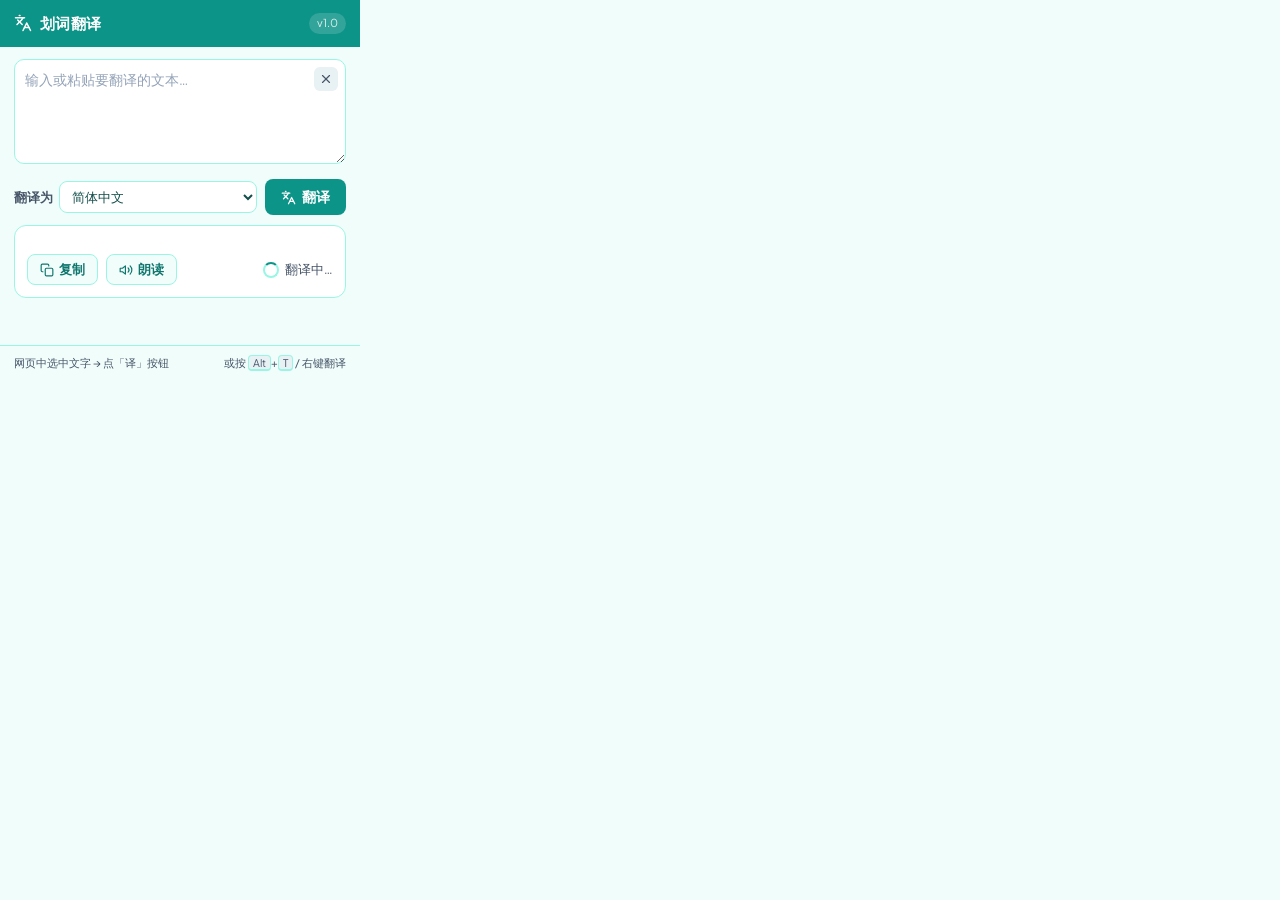
<file: chrome-translate/popup.html>
<!DOCTYPE html>
<html lang="zh-CN">
<head>
  <meta charset="UTF-8">
  <meta name="viewport" content="width=device-width, initial-scale=1.0">
  <title>划词翻译</title>
  <link rel="stylesheet" href="popup.css">
</head>
<body>
  <div class="app">
    <header class="app-head">
      <span class="logo" aria-hidden="true">
        <svg width="18" height="18" viewBox="0 0 24 24" fill="none" stroke="currentColor" stroke-width="2" stroke-linecap="round" stroke-linejoin="round">
          <path d="m5 8 6 6"/><path d="m4 14 6-6 2-3"/><path d="M2 5h12"/><path d="M7 2h1"/><path d="m22 22-5-10-5 10"/><path d="M14 18h6"/>
        </svg>
      </span>
      <h1>划词翻译</h1>
      <span class="version">v1.0</span>
    </header>

    <main class="app-main">
      <div class="input-wrap">
        <textarea id="input" rows="4" placeholder="输入或粘贴要翻译的文本…" spellcheck="false"></textarea>
        <button id="clear" class="icon-btn" type="button" title="清空" aria-label="清空" hidden>
          <svg width="14" height="14" viewBox="0 0 24 24" fill="none" stroke="currentColor" stroke-width="2" stroke-linecap="round"><path d="M18 6 6 18"/><path d="m6 6 12 12"/></svg>
        </button>
      </div>

      <div class="toolbar">
        <label class="lang-field">
          <span class="lang-label">翻译为</span>
          <select id="target"></select>
        </label>
        <button id="translate" class="primary-btn" type="button">
          <svg width="15" height="15" viewBox="0 0 24 24" fill="none" stroke="currentColor" stroke-width="2" stroke-linecap="round" stroke-linejoin="round">
            <path d="m5 8 6 6"/><path d="m4 14 6-6 2-3"/><path d="M2 5h12"/><path d="M7 2h1"/><path d="m22 22-5-10-5 10"/><path d="M14 18h6"/>
          </svg>
          翻译
        </button>
      </div>

      <section class="result-card" id="result-card" hidden>
        <div class="result-meta" id="result-meta"></div>
        <p class="result-text" id="result-text"></p>
        <p class="result-error" id="result-error" hidden></p>
        <div class="result-actions">
          <button id="copy" class="ghost-btn" type="button">
            <svg width="14" height="14" viewBox="0 0 24 24" fill="none" stroke="currentColor" stroke-width="2" stroke-linecap="round" stroke-linejoin="round">
              <rect x="9" y="9" width="13" height="13" rx="2"/><path d="M5 15H4a2 2 0 0 1-2-2V4a2 2 0 0 1 2-2h9a2 2 0 0 1 2 2v1"/>
            </svg>
            复制
          </button>
          <button id="speak" class="ghost-btn" type="button">
            <svg width="14" height="14" viewBox="0 0 24 24" fill="none" stroke="currentColor" stroke-width="2" stroke-linecap="round" stroke-linejoin="round">
              <path d="M11 5 6 9H2v6h4l5 4V5z"/><path d="M15.54 8.46a5 5 0 0 1 0 7.07"/><path d="M19.07 4.93a10 10 0 0 1 0 14.14"/>
            </svg>
            朗读
          </button>
          <span class="loading" id="loading" hidden>翻译中…</span>
        </div>
      </section>
    </main>

    <footer class="app-foot">
      <span>网页中选中文字 → 点「译」按钮</span>
      <span>或按 <kbd>Alt</kbd>+<kbd>T</kbd> / 右键翻译</span>
    </footer>
  </div>

  <script src="popup.js"></script>
</body>
</html>
</file>
<file: chrome-translate/popup.css>
@import url('https://fonts.googleapis.com/css2?family=Plus+Jakarta+Sans:wght@400;500;600;700&display=swap');

:root {
  --primary: #0D9488;
  --primary-hover: #0F766E;
  --secondary: #14B8A6;
  --accent: #EA580C;
  --bg: #F0FDFA;
  --fg: #134E4A;
  --card: #FFFFFF;
  --muted: #E8F1F4;
  --muted-fg: #475569;
  --border: #99F6E4;
  --destructive: #DC2626;
}

* { box-sizing: border-box; margin: 0; padding: 0; }

body {
  width: 360px;
  font-family: 'Plus Jakarta Sans', 'Segoe UI', 'Microsoft YaHei', system-ui, sans-serif;
  background: var(--bg);
  color: var(--fg);
  font-size: 14px;
  line-height: 1.5;
}

.app { display: flex; flex-direction: column; min-height: 380px; }

/* ---- 头部 ---- */
.app-head {
  display: flex; align-items: center; gap: 8px;
  padding: 12px 14px;
  background: var(--primary);
  color: #fff;
}
.logo { display: flex; }
.app-head h1 { font-size: 15px; font-weight: 700; letter-spacing: 0.3px; }
.version { margin-left: auto; font-size: 11px; opacity: 0.85; background: rgba(255,255,255,0.18); padding: 2px 8px; border-radius: 999px; }

/* ---- 主体 ---- */
.app-main { padding: 12px 14px; display: flex; flex-direction: column; gap: 10px; }

.input-wrap { position: relative; }
.input-wrap textarea {
  width: 100%;
  min-height: 84px;
  resize: vertical;
  border: 1.5px solid var(--border);
  border-radius: 10px;
  background: var(--card);
  color: var(--fg);
  font: inherit;
  font-size: 13.5px;
  line-height: 1.55;
  padding: 10px 34px 10px 10px;
  outline: none;
  transition: border-color 150ms ease, box-shadow 150ms ease;
}
.input-wrap textarea::placeholder { color: #94A3B8; }
.input-wrap textarea:focus {
  border-color: var(--primary);
  box-shadow: 0 0 0 3px rgba(13, 148, 136, 0.18);
}
.icon-btn {
  position: absolute; top: 8px; right: 8px;
  width: 24px; height: 24px;
  display: flex; align-items: center; justify-content: center;
  border: none; border-radius: 6px;
  background: var(--muted); color: var(--muted-fg);
  cursor: pointer;
  transition: background 150ms ease, color 150ms ease;
}
.icon-btn:hover { background: #FEE2D5; color: var(--accent); }
.icon-btn:focus-visible { outline: 2px solid var(--accent); outline-offset: 1px; }

.toolbar { display: flex; align-items: center; gap: 8px; }
.lang-field { display: flex; align-items: center; gap: 6px; flex: 1; }
.lang-label { font-size: 12.5px; color: var(--muted-fg); font-weight: 600; white-space: nowrap; }
.lang-field select {
  flex: 1;
  font: inherit; font-size: 13px;
  color: var(--fg);
  background: var(--card);
  border: 1.5px solid var(--border);
  border-radius: 8px;
  padding: 6px 8px;
  cursor: pointer;
  outline: none;
  transition: border-color 150ms ease;
}
.lang-field select:focus { border-color: var(--primary); box-shadow: 0 0 0 3px rgba(13, 148, 136, 0.15); }

.primary-btn {
  display: flex; align-items: center; gap: 6px;
  border: none; border-radius: 8px;
  background: var(--primary); color: #fff;
  font: inherit; font-size: 13.5px; font-weight: 700;
  padding: 8px 16px;
  cursor: pointer;
  transition: background 150ms ease, transform 150ms ease;
}
.primary-btn:hover { background: var(--primary-hover); }
.primary-btn:active { transform: scale(0.97); }
.primary-btn:focus-visible { outline: 2px solid var(--accent); outline-offset: 2px; }
.primary-btn:disabled { opacity: 0.6; cursor: not-allowed; }

/* ---- 结果卡片 ---- */
.result-card {
  background: var(--card);
  border: 1.5px solid var(--border);
  border-radius: 12px;
  padding: 12px;
  display: flex; flex-direction: column; gap: 8px;
  animation: rise 180ms ease;
}
@keyframes rise { from { opacity: 0; transform: translateY(4px); } to { opacity: 1; transform: none; } }

.result-meta { font-size: 11.5px; color: var(--muted-fg); }
.result-text {
  font-size: 14.5px; line-height: 1.65;
  white-space: pre-wrap; word-break: break-word;
  max-height: 220px; overflow-y: auto;
}
.result-error { font-size: 13px; color: var(--destructive); line-height: 1.5; }

.result-actions { display: flex; align-items: center; gap: 8px; }
.ghost-btn {
  display: flex; align-items: center; gap: 5px;
  border: 1.5px solid var(--border);
  background: var(--bg); color: var(--primary-hover);
  font: inherit; font-size: 12.5px; font-weight: 600;
  padding: 5px 12px; border-radius: 8px;
  cursor: pointer;
  transition: background 150ms ease, color 150ms ease, border-color 150ms ease;
}
.ghost-btn:hover { background: var(--primary); border-color: var(--primary); color: #fff; }
.ghost-btn:focus-visible { outline: 2px solid var(--accent); outline-offset: 1px; }
.ghost-btn.copied { background: var(--primary); border-color: var(--primary); color: #fff; }

.loading { margin-left: auto; font-size: 12.5px; color: var(--muted-fg); display: flex; align-items: center; gap: 6px; }
.loading::before {
  content: '';
  width: 12px; height: 12px;
  border: 2px solid var(--border); border-top-color: var(--primary);
  border-radius: 50%;
  animation: rot 0.8s linear infinite;
}
@keyframes rot { to { transform: rotate(360deg); } }

/* ---- 底部提示 ---- */
.app-foot {
  margin-top: auto;
  padding: 9px 14px;
  border-top: 1px solid var(--border);
  display: flex; justify-content: space-between;
  font-size: 11px; color: var(--muted-fg);
}
kbd {
  font-family: inherit;
  background: var(--muted);
  border: 1px solid var(--border);
  border-bottom-width: 2px;
  border-radius: 4px;
  padding: 0 4px;
  font-size: 10.5px;
}

@media (prefers-reduced-motion: reduce) {
  .result-card, .primary-btn, .ghost-btn, .icon-btn { transition: none; animation: none; }
  .loading::before { animation: none; }
}
</file>
